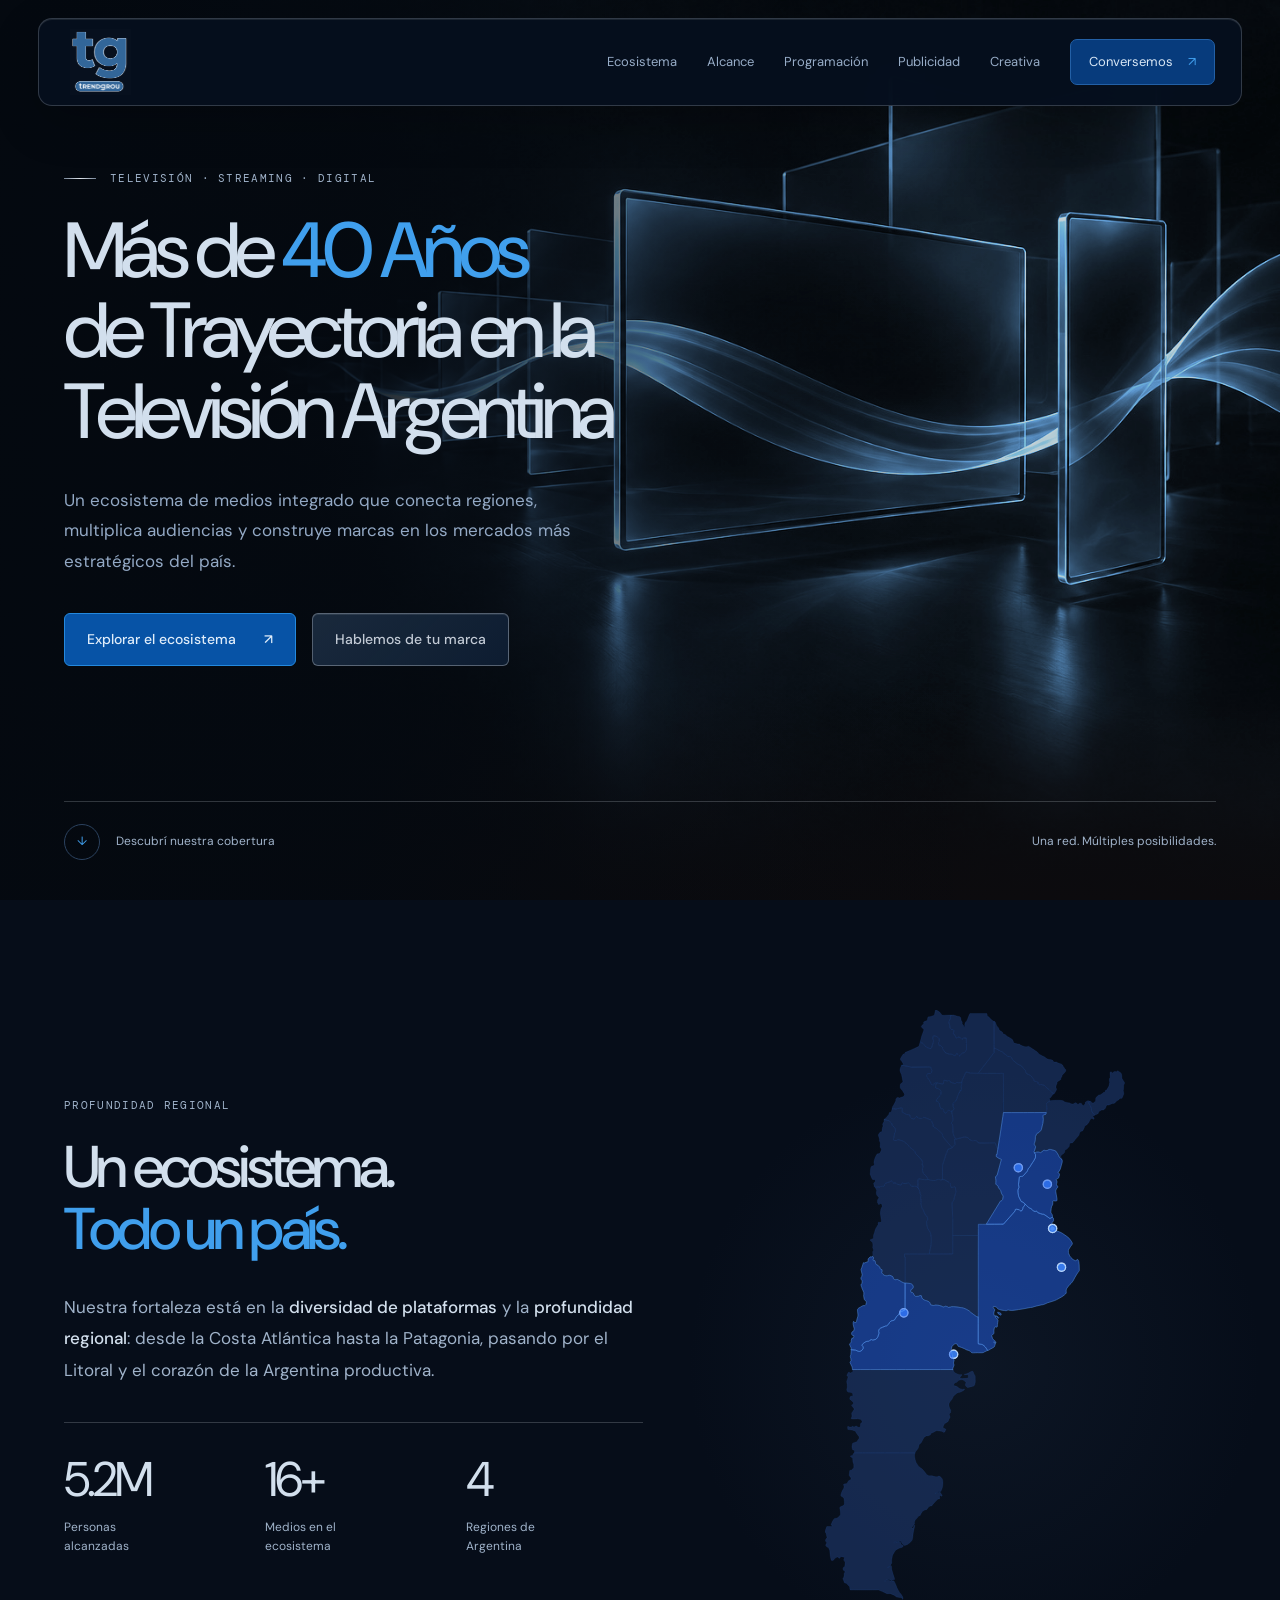
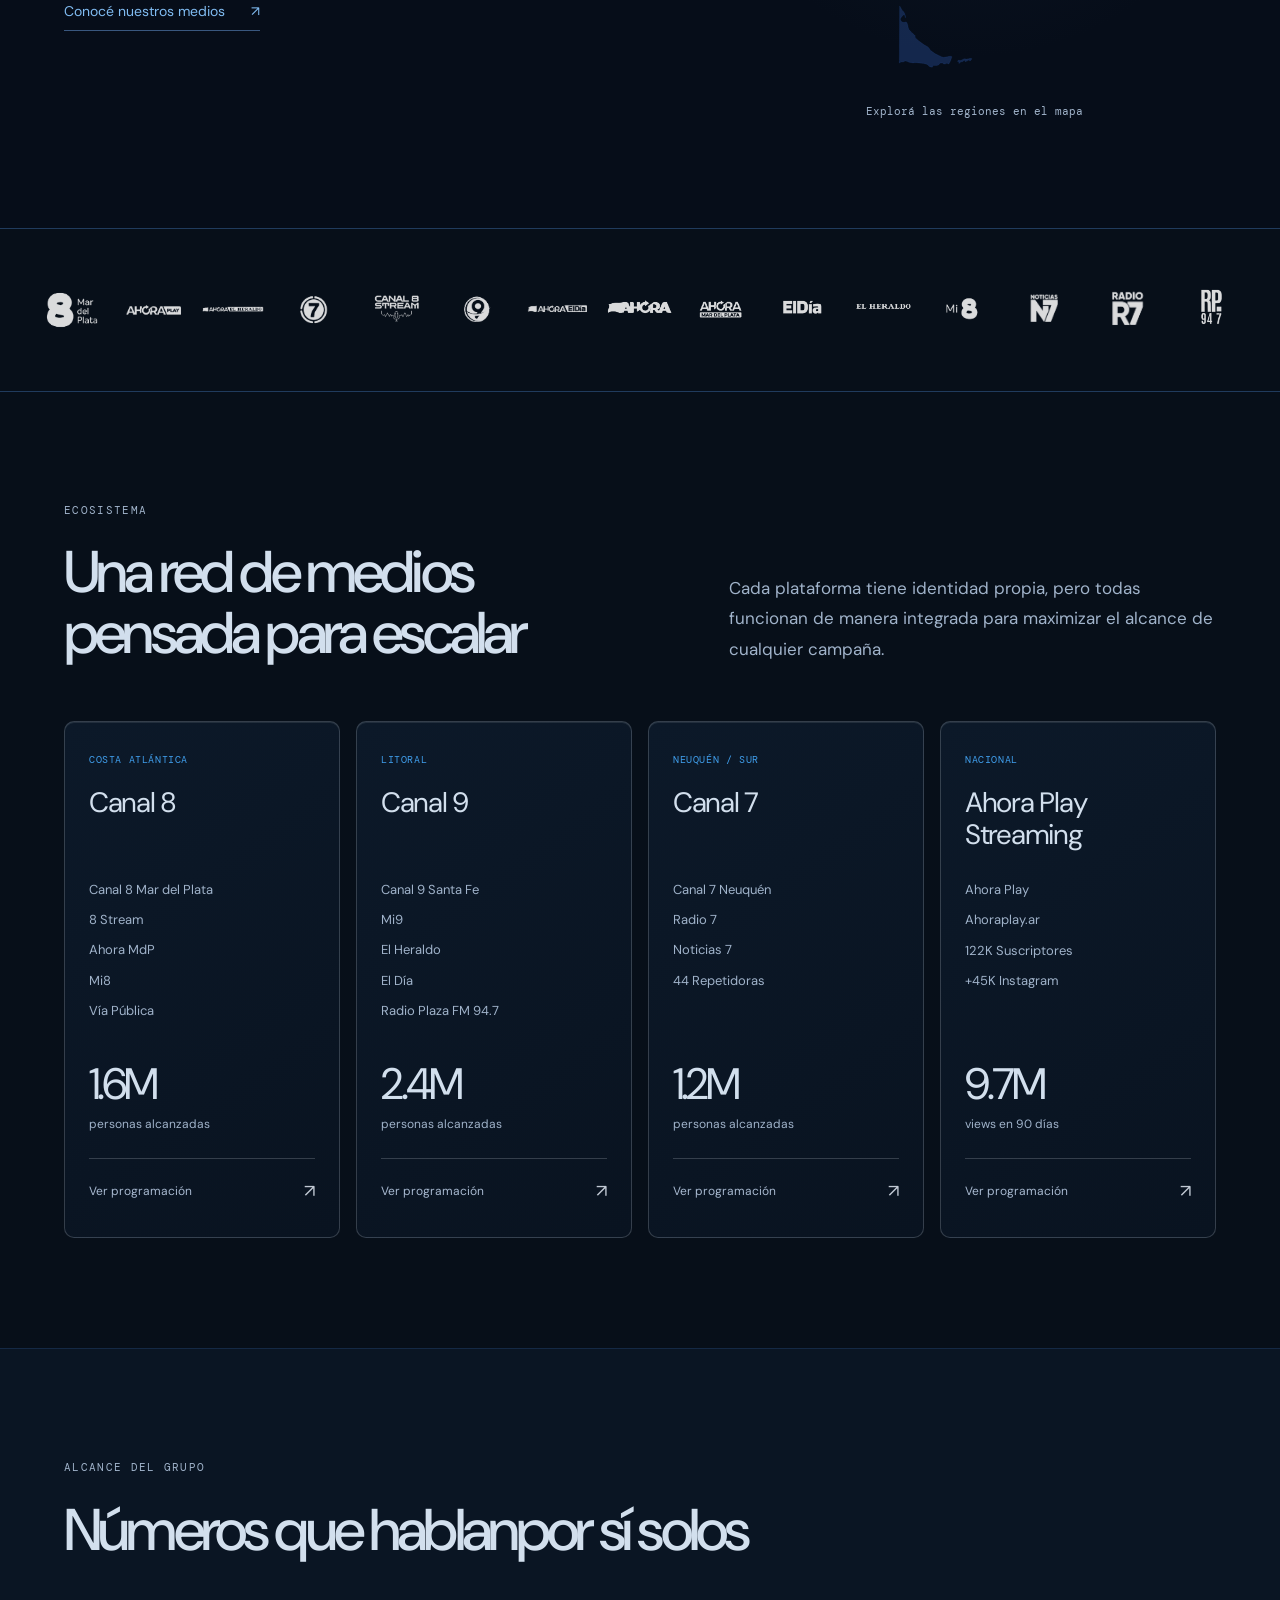
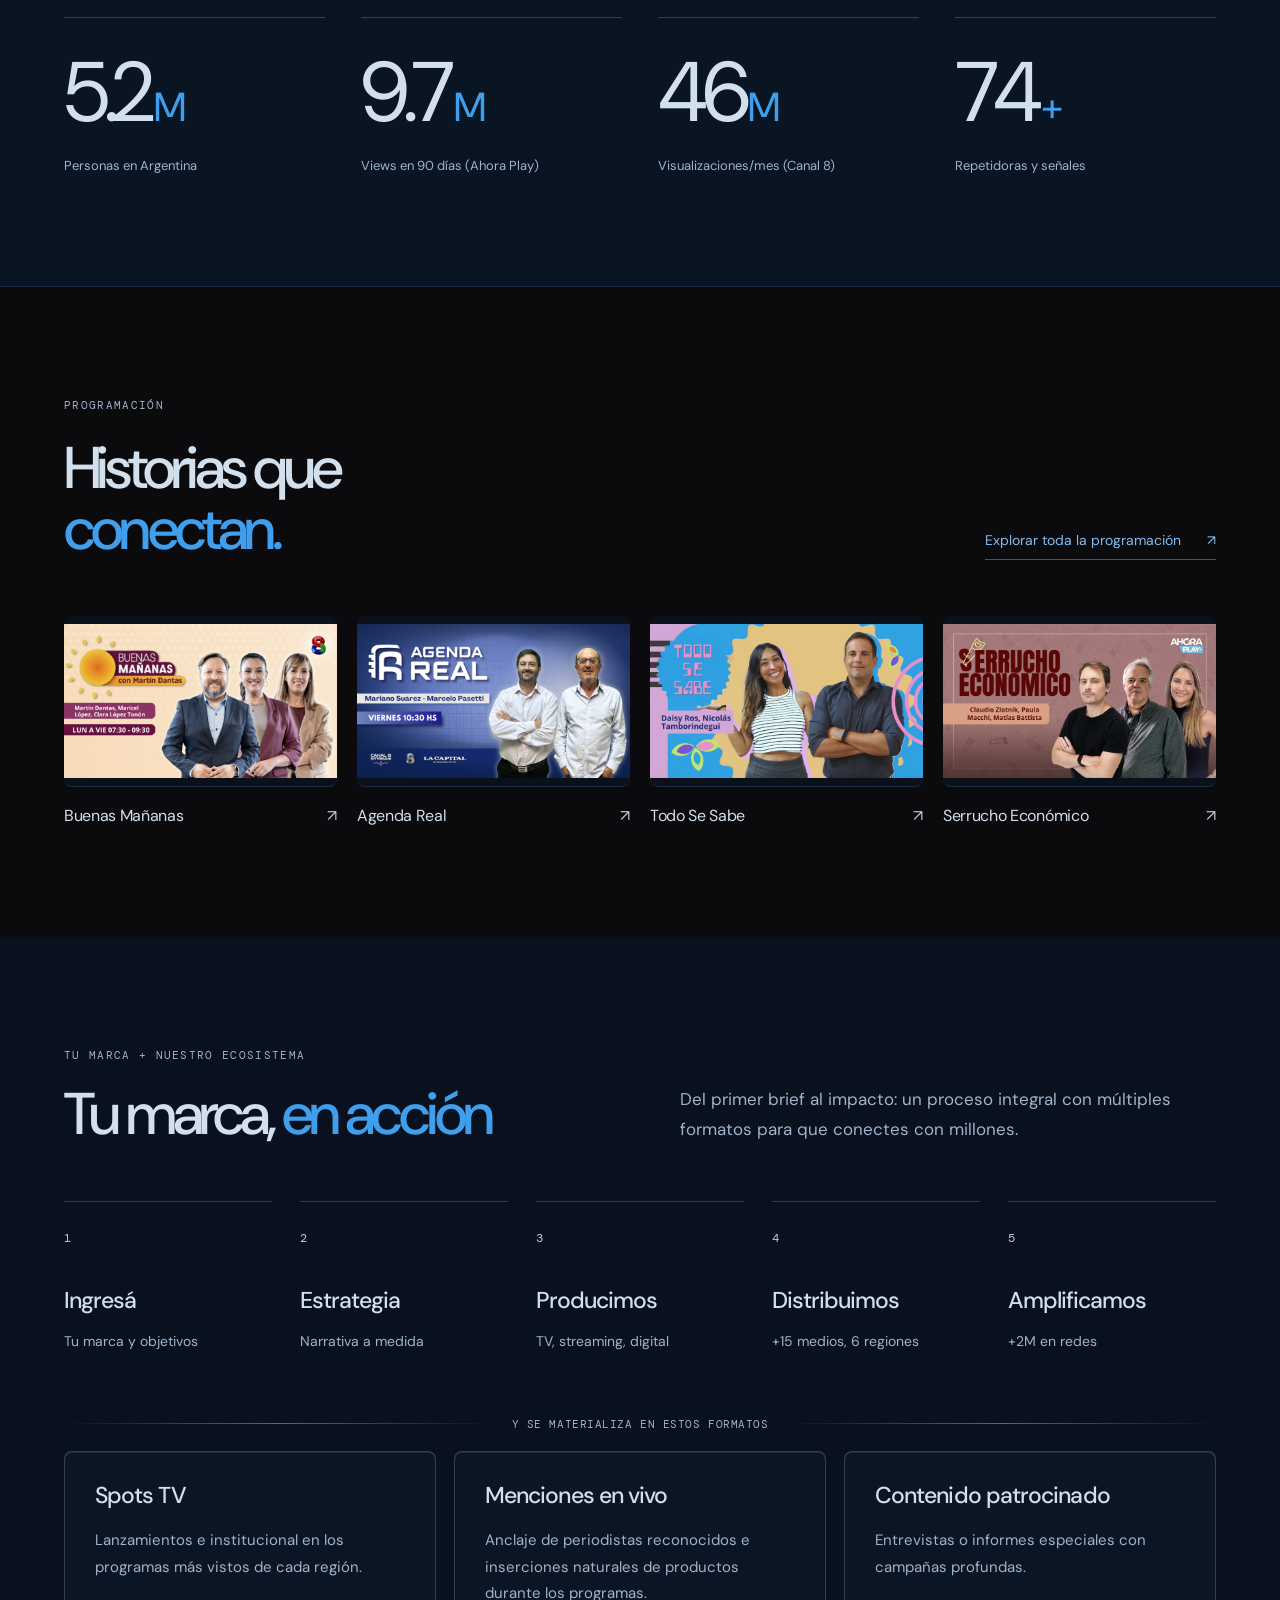
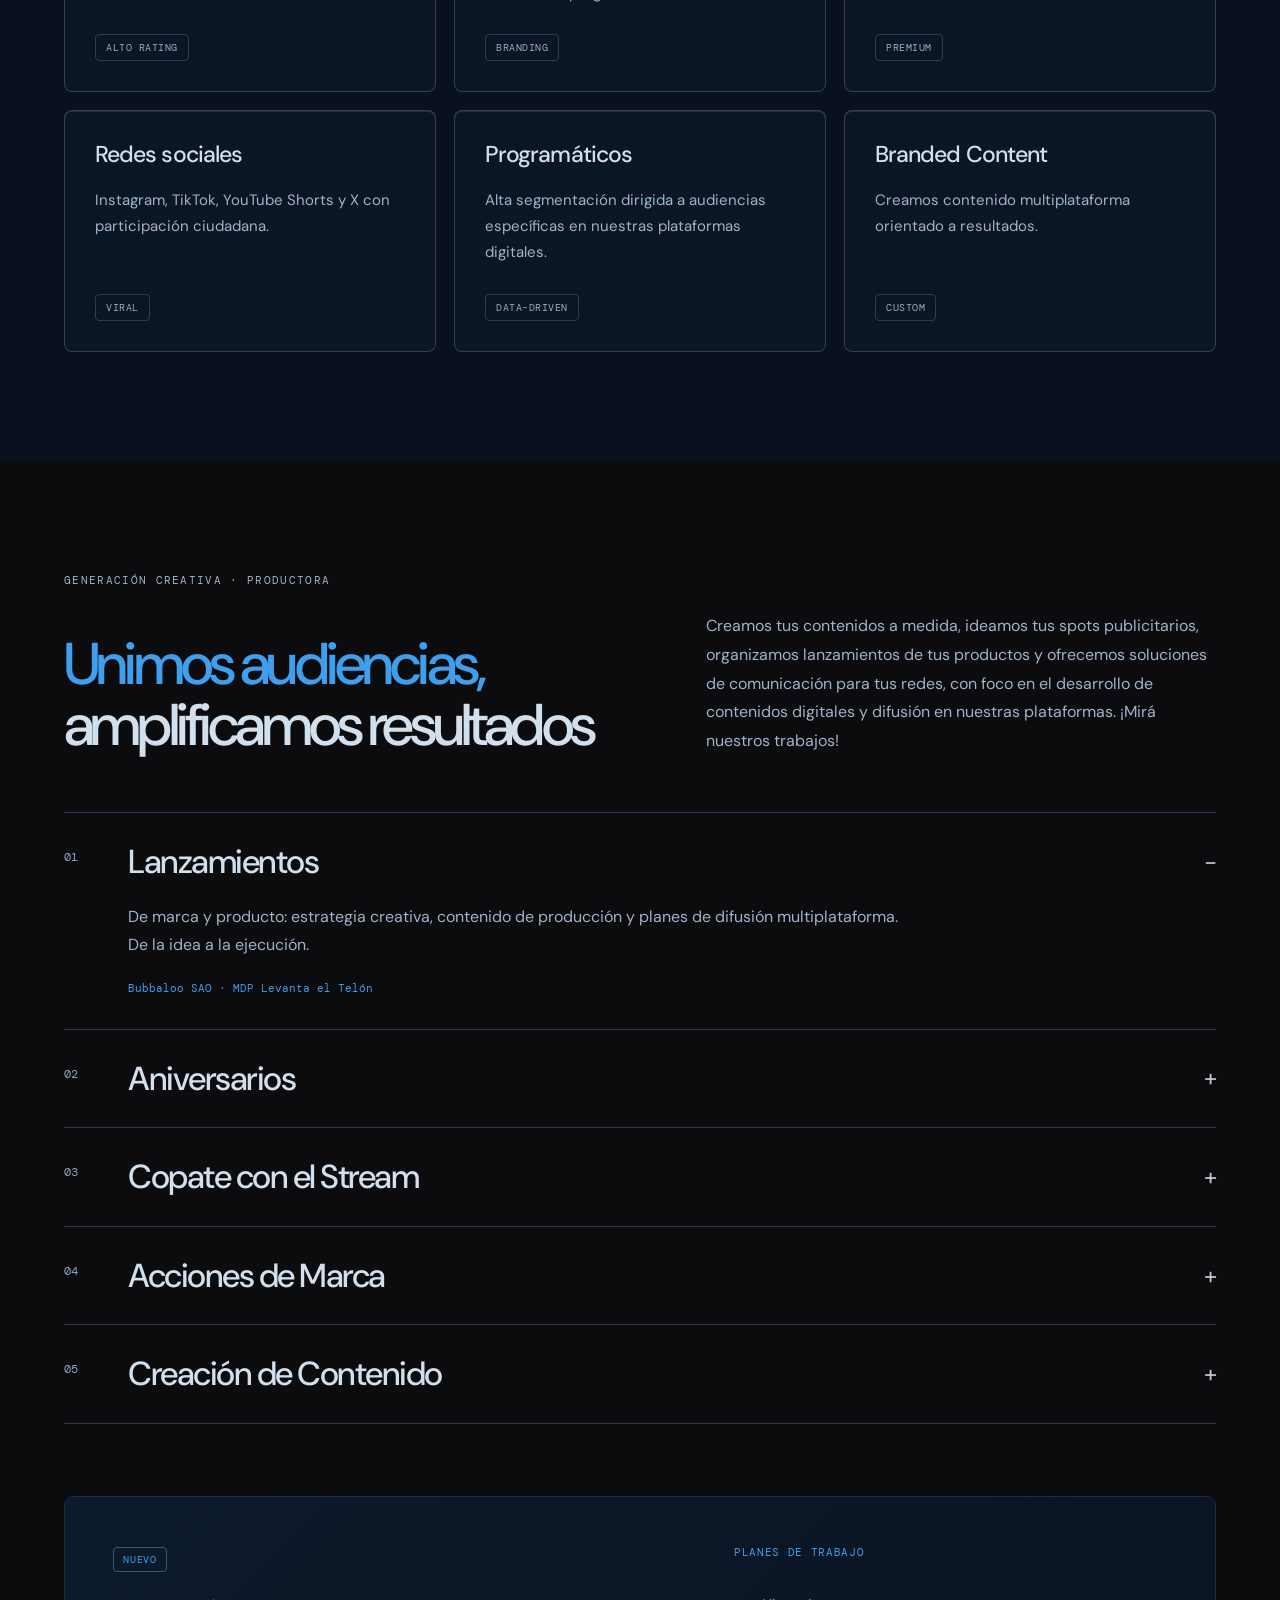
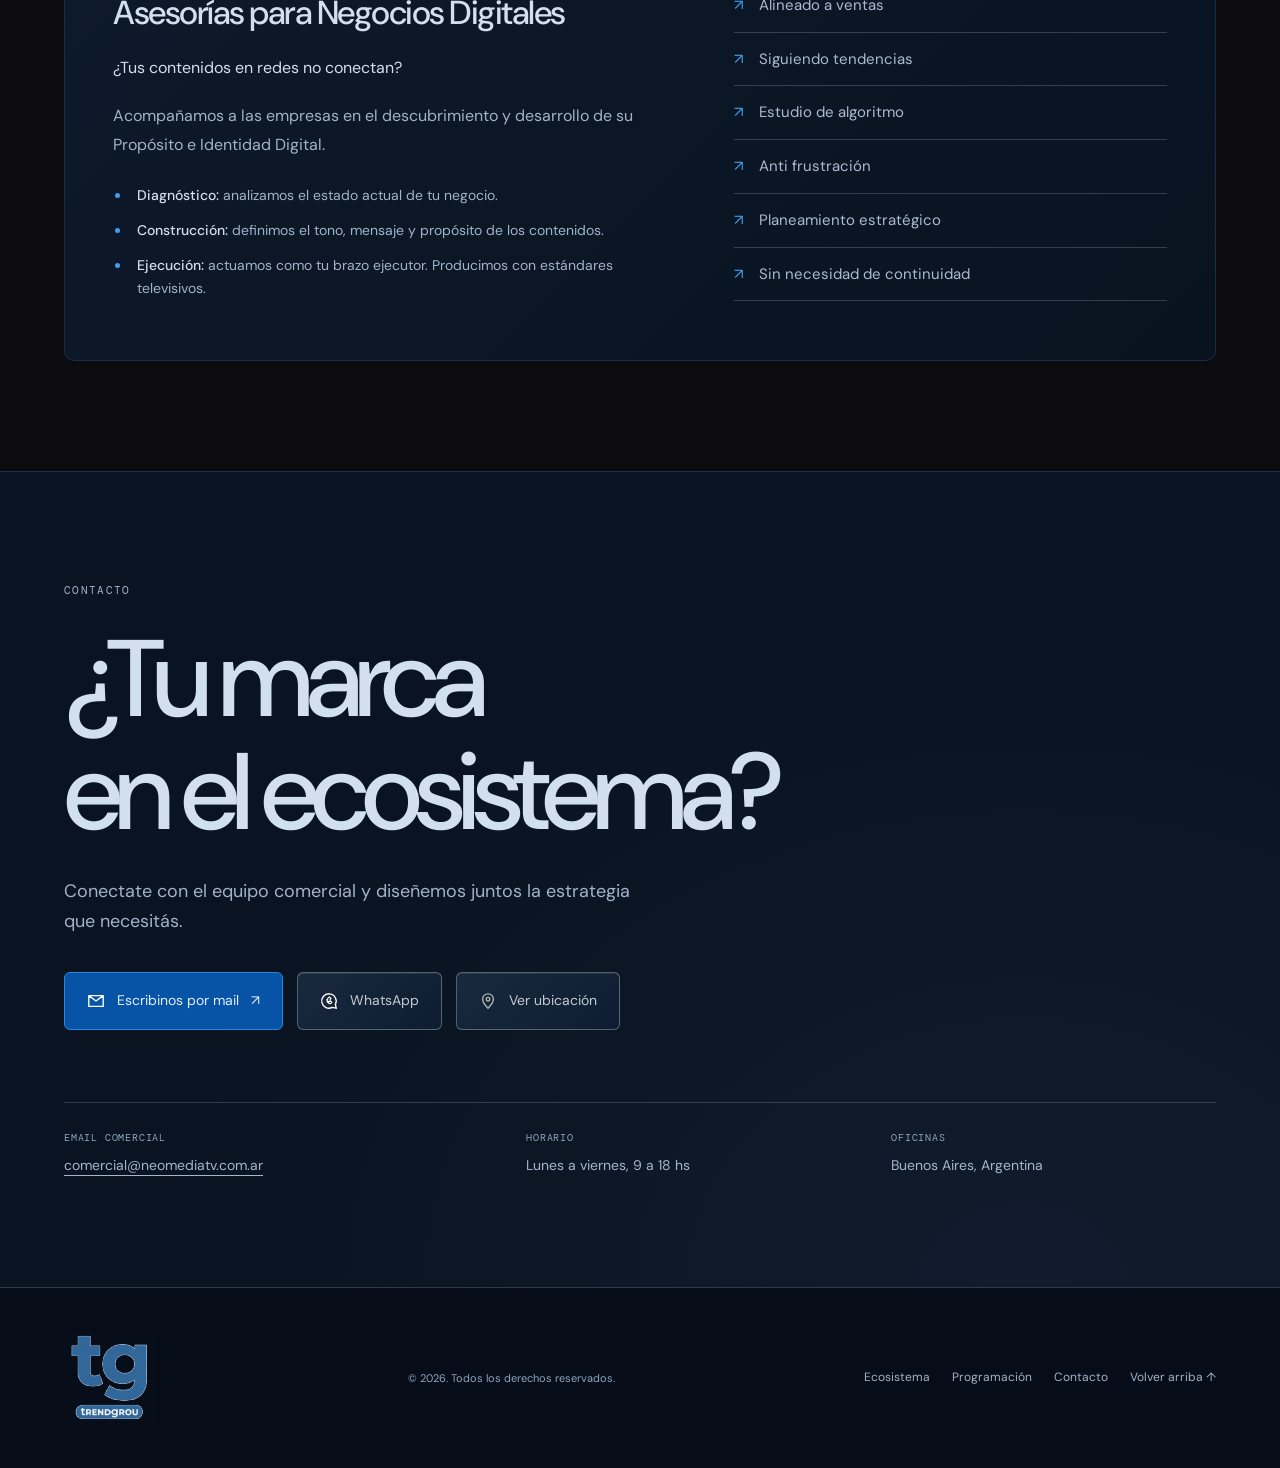
<file: index.html>
<!DOCTYPE html><html lang="es"><head><meta charset="UTF-8"><meta name="viewport" content="width=device-width,initial-scale=1"><meta name="color-scheme" content="dark"><title>Ecosistema de medios · Televisión, streaming y digital</title><link rel="icon" type="image/svg+xml" href="assets/logo-empresa-transparente.svg"><meta name="description" content="Un ecosistema de televisión, streaming y medios digitales con profundidad regional. Conocé nuestras plataformas, programación y soluciones de comunicación."><link rel="preconnect" href="https://fonts.googleapis.com"><link rel="preconnect" href="https://fonts.gstatic.com" crossorigin><link href="https://fonts.googleapis.com/css2?family=DM+Sans:wght@400;450;500;550;600;650;700&family=DM+Mono:wght@400;500&display=swap" rel="stylesheet"><link rel="stylesheet" href="assets/map.css"><link rel="stylesheet" href="assets/site.css"><link rel="preload" as="image" href="assets/hero-medios-abstractos.jpg"></head><body class="home"><a class="skip-link" href="#main">Saltar al contenido</a><div class="reading-progress" aria-hidden="true"></div><nav class="site-nav" aria-label="Navegación principal"><a class="brand" href="index.html" aria-label="Ir al inicio"><img class="brand-logo" src="assets/logo-empresa-transparente.svg" alt="Logo de la empresa" width="490" height="524" decoding="async"></a><button class="nav-toggle" type="button" aria-controls="site-navigation" aria-expanded="false">Menú <span aria-hidden="true">+</span></button><div class="nav-links" id="site-navigation"><a href="#ecosistema">Ecosistema</a><a href="#alcance">Alcance</a><a href="programacion.html">Programación</a><a href="#como-trabajamos">Publicidad</a><a href="#creativa">Creativa</a><a class="nav-cta" href="#contacto">Conversemos <span aria-hidden="true">↗</span></a></div></nav><main id="main"><section class="hero" id="hero"><div class="hero-art" aria-hidden="true"><img src="assets/hero-medios-abstractos.jpg" alt="" width="1536" height="1024" fetchpriority="high" decoding="async"></div><div class="hero-editorial"><div class="eyebrow"><span class="short-rule"></span>TELEVISIÓN · STREAMING · DIGITAL</div><h1 class="hero-title">
          Más de <span class="accent">40 Años</span><br>
          de Trayectoria en la<br>
          <span class="italic">Televisión Argentina</span>
        </h1><p class="hero-subtitle">
          Un ecosistema de medios integrado que conecta regiones, multiplica audiencias y construye marcas en los
          mercados
          más estratégicos del país.
        </p><div class="hero-actions"><a class="button button-primary" href="#ecosistema">Explorar el ecosistema <span aria-hidden="true">↗</span></a><a class="button button-quiet" href="#contacto">Hablemos de tu marca</a></div></div><div class="hero-bottom"><a href="#cobertura" class="scroll-cue"><span aria-hidden="true">↓</span>Descubrí nuestra cobertura</a><span>Una red. Múltiples posibilidades.</span></div></section><section id="cobertura" class="coverage"><div class="coverage-copy"><div class="section-label">Profundidad regional</div><h2>Un ecosistema.<br><em>Todo un país.</em></h2><div class="hero-right-text"
           >
            <p>Nuestra fortaleza está en la <strong>diversidad de plataformas</strong> y la <strong>profundidad
                regional</strong>: desde la Costa Atlántica hasta la Patagonia, pasando por el Litoral y el corazón de
              la
              Argentina productiva.</p>
          </div><div class="hero-stats">
          <div>
            <div class="hero-stat-num">5.2M</div>
            <div class="hero-stat-label">Personas alcanzadas</div>
          </div>
          <div>
            <div class="hero-stat-num">16+</div>
            <div class="hero-stat-label">Medios en el ecosistema</div>
          </div>
          <div>
            <div class="hero-stat-num">4</div>
            <div class="hero-stat-label">Regiones de Argentina</div>
          </div>
        </div><a class="text-link" href="#ecosistema">Conocé nuestros medios <span aria-hidden="true">↗</span></a></div><div class="coverage-map"><div class="map-container" style="max-width: 420px;" id="argMap">
            <div class="map-tooltip" id="mapTooltip"></div>
            <svg id="argSvg" viewBox="0 0 361.55 792.58" xmlns="http://www.w3.org/2000/svg">
              <path class="province-tgg" id="AR-B" title="Buenos Aires"
                d="M273.73,261.63l-0.55,0.24l-0.6,1.29v0.99l1.22,0.73l1.85,-0.9l0.31,-0.29l0,0l0.37,0.54l1.72,1.29l1.21,0.66l0.62,0.18l0.95,0.33l1.21,0.45l2.82,1.31l1.07,0.61l5.42,3.7l2.92,2.39l0.41,0.49l2.25,3.15l0.96,1.73l0.23,0.55l-0.13,1.03l-0.22,0.41l-0.67,1.12l-0.98,1.1l-1.39,2.2l-0.81,1.35l-0.38,0.72l-0.13,0.44l-0.08,0.66v1.69l0.05,0.53l0.15,0.72l0.2,0.54l1,2.41l1.24,1.86l0.39,0.45l1.34,1.29l0.75,0.65l0.93,0.65l2.17,1.22l0.55,-0.09l0.56,-0.35l1.85,-0.98l0.45,0.24l0.85,2.09l0.09,0.5l0.41,3.37l0.19,6.57l-0.05,0.61l-0.28,0.52l-0.46,0.65l-0.63,0.78l-1.49,2.17l-2.26,3.81l-1.45,2.71l-0.13,0.44l-0.9,1.42l-0.67,0.92l-1.17,1.52l-0.47,0.47l-1.14,1.04l-1.02,1.07l-1.48,1.86l-1.31,1.72l-0.32,0.66l-0.26,0.58l-0.17,0.66l-0.12,0.55l-0.17,1.19l0.27,0.82l-0.13,1.38l-0.34,0.64l-0.47,0.57l-0.87,0.8l-0.35,0.29l-0.53,0.42l-2.93,2.05l-5.89,3.27l-0.5,0.27l-2.03,0.88l-6.45,2.07l-1.99,0.58l-4.8,2.1l-0.59,0.16l-0.63,0.11l-1.3,0.17l-1.73,0.36l-4.12,0.97l-3.23,0.85l-2.12,0.77l-1.78,0.12l-0.39,0.05l-10.11,1.94l-4.24,0.59l-2.22,0.44l-0.65,0.08l-4.25,0.45l-1.23,0.07l-2.7,-0.17l-0.89,-0.21l-0.56,-0.05l-0.59,0.08l-0.55,0.14l-0.94,0.44l-0.63,0.1l-1.7,-0.18l-3.33,-0.45l-2.89,-0.73l-0.82,-0.26l-1.19,-0.63l-0.28,-0.67l-0.15,-0.53l-1.73,-1.11l-2.6,-0.61l-0.6,0.29l-0.18,0.41l0.24,0.9l0.27,0.5l0.76,1l0.83,0.74l-0.66,1.88l-0.39,0.97l-0.23,2.07l0.4,2.15l0.77,0.26l0.66,0.11l0.44,0.02l1.07,0.23l1.69,0.95l0.87,0.9l0,0.51l-0.58,0.56l-1.43,-0.95l-0.52,-0.53l-0.49,-0.91l-1.23,0.16l-0.28,0.52l2.32,2.22l1.41,1.75l-0.45,3.12l-0.24,1.79l-0.06,0.61l-0.13,2.18l-1.01,0.56l-1.62,-0.36l-0.85,1.1l-0.59,2.87l-0.01,2.09l0.08,0.52l-0.25,1.27l-0.31,0.72l-0.33,0.32l-0.64,0.24l-0.95,1.06l-0.25,0.59l0.84,2.71l0.38,0.97l2.26,2.35l0.54,0.02l0.35,1.03l-0.28,0.73l-0.82,-0.03l-0.51,-0.56l-0.03,1.53l0.21,0.17l1.21,-0.79l1.17,-0.4l-0.08,0.51l-0.47,0.28l-0.97,2.85l-0.75,2l-1.25,0.87l-3.7,1.98l-2.39,1.48l-0.48,0.04l-0.34,-0.03l0,0l-0.25,-0.51l-0.53,-0.97l-0.47,-0.73l-1.2,-1.72l-0.36,-0.45l-1.4,-1.34l-1.55,-1.08l-0.55,-0.31l-0.93,-0.28l-0.48,-0.07l-0.9,-0.05l-2.07,-0.35l-0.37,-0.18l-0.12,-1.31l0.03,-22.79l-0.01,-6.86l-0.02,-1.66l0,0l0.03,-0.35l0.01,-4.42l-0.06,-69.42l0.08,-21.93l0.02,-1.77l0,0l0.04,-8.52l0,-5.15l0.39,0.03l1.52,0.01l3.43,0.01l3.81,-0.01l0.42,0.01l0,0l9.86,-0.02l7.62,-0.05l3.23,-0.04l6.97,-7.79l7.22,-8.26l-0.18,-0.73l0.07,-0.47l0.26,-0.35l0.37,-0.21l0.44,-0.13l0.5,-0.04l3.17,0.59l0.39,0.22l0.5,0.42l0.28,0.31l0.41,0.35l0.36,0.12l0.42,0.02l1.14,-0.36l0.78,-1.47l0.18,-0.46l0.15,-0.82l0.04,-0.68l1.21,-1.73l1.2,-1.54l0.22,-0.8l-0.43,-0.49l0,0l0.57,0.28l0.38,0.24l0.33,0.28l1.29,1.39l0.33,0.41l0.47,0.5l0.63,0.51l0.35,0.26l1.66,1.1l1.43,0.61l0.55,0.37l0.91,0.89l0.22,0.43l0.58,0.55l0.61,0.32l2.24,1.07l0.91,-0.52l0.56,-0.14l0.41,0.19l0.53,0.66l0.28,0.45l0.27,0.33l0.48,0.29l3.23,1.27l2.44,0.66l1.24,0.05l0.53,0.27l1.05,0.63l3.8,2.6l1.42,1.21l1.06,0.14l0.54,-0.23l0.46,-0.36l0.4,-0.18l1.31,-0.22l0,0.02l0,0l0.43,0.21l0.5,0.28l0.21,0.38l0.14,2.95l-0.62,1.06l-0.4,0.6l-0.75,0.44l-0.43,0.98l0.1,1.54l0.31,2L273.73,261.63zM211.72,367.77l-0.19,-0.05l-2.85,-1.74l-0.64,-1.28l-0.04,-0.33l0.11,-0.23l0.24,0.01l2.2,0.65l0.24,0.1l0.98,0.48l0.24,0.56l0.31,1.25l-0.07,0.4l-0.28,0.16L211.72,367.77z" />
              <path id="AR-K" title="Catamarca"
                d="M152.39,121.75L152.48,121.93L153.05,124.19L153.73,127.58L154.01,129.09L154.05,129.55L154.14,131.17L154.15,132.01L154.13,132.52L154.01,133.5L153.66,134.17L153.05,134.82L152.18,135.89L152.18,136.44L152.21,136.97L152.76,137.17L153.2,137.4L153.64,137.89L153.82,138.68L154.1,142.52L154.17,145.17L154.49,148.64L154.61,149.42L154.77,150.04L155.57,152L157.18,155.08L157.48,155.49L157.58,155.61L157.58,155.61L156.46,155.87L156.06,155.98L156.77,161.92L156.51,162.29L153.14,166.04L153.14,166.04L152.04,164.57L151.03,163.4L146.19,157.72L143.17,154.1L141.8,152.15L141.8,150.76L141.64,150.19L141,149.05L140.76,148.72L135.17,143.53L134.34,142.94L133.8,142.63L133.31,142.41L132.83,142.26L132.3,142.02L131.28,141.52L130.86,141.2L130.44,140.43L130.21,138.07L128.34,133.78L128.13,133.44L127.87,133.14L127.5,132.79L126.99,132.47L120.16,129.57L119.79,129.47L118.85,129.3L118.35,129.49L118.04,129.96L117.67,130.39L117.31,130.65L116.58,130.82L116.02,130.8L112.64,130.42L112,129.63L110.2,128.45L109.67,128.47L108.83,129.58L108.2,130.69L107.71,131.25L107.14,131.43L106.68,131.39L104.89,130.94L103.99,130.54L103.55,130L103.14,129.43L102.65,128.63L102.46,127.97L102.31,126.88L100.79,126.25L98.61,125.94L97.17,125.36L94.47,123.85L93.65,123.86L93.05,123.37L93.01,120.29L93.34,119.13L93.31,118.56L93.02,118.27L92.09,118.2L89.3,118.48L87.52,118.76L86.94,119.06L85.89,119.35L85.29,119.43L83.46,119.18L82.81,119.11L82.18,119.05L80.82,118.99L80.82,118.99L80.95,118.15L81.67,116.07L82.18,115.48L84.75,110.65L85.36,108.92L85.21,108.14L85.41,107.52L85.76,106.84L86.49,105.68L86.94,105.42L87.73,105.37L88.52,105.5L89.41,106.08L93.66,104.62L94.01,104.46L94.7,104.09L95.26,103.75L95.9,101.52L95.75,101.09L93.21,97.15L91.31,94.89L90.82,94.11L90.64,93.7L90.54,93.3L90.51,92.33L90.51,91.92L90.59,90.82L90.66,90.18L90.89,89.25L91.24,88.81L91.7,88.43L92.42,87.92L93.51,86.91L93.87,86.34L92.88,81.25L92.18,78L92.04,77.51L91.09,75.49L90.3,73.11L90.25,72.63L90.29,72.02L90.37,71.62L90.74,70.08L90.97,69.46L91.34,68.64L91.43,68.56L91.79,67.14L92.11,66.59L92.31,66.42L92.31,66.42L92.56,66.5L94.23,66.83L104.61,68.83L110.91,68.77L117.07,68.7L122.97,68.62L126.97,68.54L127.49,69L128.83,72.79L128.37,75.38L128.04,75.79L127.3,76.33L126.84,76.53L125.31,76.62L123.89,76.66L122.79,77.57L122.59,77.96L122.53,78.71L122.55,79.28L122.67,79.9L122.9,80.68L123.08,81.03L123.3,81.35L123.55,81.64L125.4,84.04L126.12,85.09L126.93,86.62L127.39,87.72L127.76,88.53L128.09,89.02L129.44,90.44L129.77,90.75L130.16,90.95L130.53,90.9L130.8,90.6L131.06,89.97L131.25,89.4L131.66,88.45L131.98,87.97L132.47,87.74L134.57,87.76L134.57,87.76L134.43,88.71L133.61,90.56L133.39,91.15L133.45,94.17L133.89,94.44L134.85,94.54L135.78,94.67L136.21,94.79L136.92,95.13L139.73,97.27L139.95,97.58L140.05,98.06L139.71,101.41L139.51,101.98L139.25,102.45L138.72,103.2L138.18,103.66L137.07,104.81L136.71,105.26L134.76,107.9L133.92,109.88L134.8,110.23L135.57,110.33L136.66,111.07L137.6,111.98L138.08,114.4L138.65,116.65L140.33,119.51L140.86,119.6L141.58,119.23L142.78,119.96L142.98,120.61L143.04,121.16L143.13,121.65L143.43,122.52L143.71,123L145.21,124.62L145.65,124.11L145.93,123.48L146.31,122.95L147.4,121.96L148.04,121.5L149.26,120.72L149.63,120.85L150.21,121.4L150.76,121.81L151.11,121.98L151.53,122.07L151.95,121.98z" />
              <path id="AR-H" title="Chaco"
                d="M266.72,123.58L252.25,123.61L243.85,123.61L238.9,123.64L224.6,123.64L219.29,123.63L215.04,123.6L215.04,123.6L215.06,122.56L215.05,112.02L215.07,99.46L215.04,87.48L214.96,76.78L214.94,76.38L214.25,76.37L211.13,76.4L206.64,76.42L196.27,76.42L191.67,76.4L189.94,76.38L184.46,76.33L184.46,76.33L189.52,69.8L190.01,69.19L198.1,58.71L203.74,51.18L203.7,48.63L203.64,45.72L203.64,45.72L206.34,46.92L209.96,48.61L211.61,49.72L213.11,50.08L215.21,51.5L216.08,53L217.92,53.89L219.71,55.64L220.25,55.83L221.87,56.14L222.6,56.14L223.18,56.19L223.66,56.29L224.2,56.63L225.25,58.08L226.04,59.97L227.07,61.1L228.9,62.48L231.37,64.57L233.9,65.98L236.86,67.28L238.87,70.06L240.58,72.04L241.72,73.03L241.86,73.72L241.87,74.32L241.98,74.85L242.74,76.47L245.54,77.75L248.12,79.23L248.46,79.52L249.6,80.98L251.48,83.42L252.08,85.77L252.43,85.96L254.01,86.31L254.72,86.31L256.01,86.47L256.42,86.71L256.66,87.15L256.71,87.98L257.08,89.35L257.77,89.95L259.12,90.14L259.54,90.05L260.29,89.74L262.6,90.26L264.57,90.99L265.01,91.32L265.41,91.74L265.78,92.2L266.01,92.64L266.48,93.2L269.07,95.18L270.15,95.97L272.44,98.27L273.82,99.85L275.35,100.74L275.76,100.86L275.85,100.96L275.85,100.96L275.1,101.42L273.71,103.02L271.76,105.76L271.27,105.81L270.87,105.93L270.43,106.49L270.4,107.19L271.1,107.88L271.39,108.32L271.29,109.7L271.29,109.7L270.29,110.37L269.94,110.56L269.15,110.85L268.77,111.08L268.31,111.46L266.81,112.89L266.71,113.4L266.87,114.03L267.08,114.81L267.42,117.64L267.43,118.15L267.3,120.15L267.24,120.75L266.76,122.27z" />
              <path id="AR-U" title="Chubut"
                d="M35.09,533.72L35.21,533.66L35.82,533.14L35.38,531.23L35,530.71L34.19,530.33L33.65,530.15L33.12,529.82L32.42,526.71L32.61,524.8L33.18,522.31L33.86,521.8L34.59,521.51L35,521.42L35.37,521.35L35.79,521.38L38.31,520.22L41.36,515.79L40.81,513.89L37.75,509.91L36.83,507.96L36.22,507.35L33.35,506.38L32.16,506.21L29.85,505.99L27.45,505.47L27.18,502.55L27.29,502.03L27.8,501.71L28.31,501.84L28.77,502.1L29.13,502.27L29.54,502.45L31.54,502.69L32.04,502.5L32.37,501.95L32.8,501.75L33.83,501.97L34.21,502.13L34.57,502.3L34.93,502.44L35.38,502.37L35.75,502.23L36.71,501.72L37.38,501.45L37.87,501.45L38.23,501.54L38.75,501.9L39.6,502.55L40.08,502.79L40.62,502.97L41.24,502.97L41.74,502.83L42.68,501.53L42.78,500.77L42.65,500.05L42.57,499.41L43.33,497.6L44.15,497.46L44.57,497.01L44.8,496.16L43.84,494.04L43.23,493.5L39.51,492.75L38.07,492.8L36.89,492.99L35.43,492.99L32.67,492.94L31.78,492.75L31.32,492.04L31.51,491.53L32.33,490.93L32.39,488.09L32.28,487.45L31.95,486.75L32.66,484.78L33.25,484.15L34.9,481.58L35.06,481.12L35.02,480.57L34.12,479.33L33.08,478.15L32.14,476.74L32.15,476.02L32.53,475.8L32.89,475.66L34.04,474.89L34.27,474.32L34.06,472.71L31.4,470.19L29.83,469.02L29.93,467.37L30.55,465.83L32.37,465.23L33.03,465.39L33.37,465.15L33.49,464.68L33.38,462.14L31.64,461.07L31.05,460.92L29.91,460.8L29.4,460.78L28.67,460.79L27.7,460.37L27.24,459.98L26.52,458.75L26.18,457.93L26.24,456.7L26.37,456.22L26.6,455.67L26.77,454.87L26.81,454.21L26.72,451.89L26.65,450.91L26.34,449.63L26.14,447.72L26.21,447.19L26.38,446.66L26.64,446.16L27.85,442.29L27.63,441.82L26.69,441L26.3,440.25L27.97,436.93L28.34,436.56L28.77,436.33L29.35,436.45L29.6,436.87L29.79,437.5L30.34,437.59L32.7,436.48L33.61,435.62L33.52,434.02L33.01,433.3L33.01,433.3L39.54,433.31L42.56,433.29L54.03,433.29L54.63,433.31L66.7,433.29L78.17,433.31L86.02,433.31L96.89,433.29L105.35,433.3L126.47,433.29L139.15,433.31L153.04,433.29L154.32,433.55L154.32,433.55L155.2,435.55L155.56,436.03L156.12,436.64L156.64,437.12L157.68,437.91L160.2,438.86L162.63,439.56L163.01,439.57L163.8,439.29L164.51,439.41L165.15,439.77L164.87,440.22L164.38,440.65L163.89,441.17L163.57,441.69L162.68,443.23L162.78,443.89L165.38,444.17L171.11,443.94L171.51,443.82L172.43,442.97L172.71,442.51L172.75,440.87L172.42,440.09L172.05,439.8L171.56,439.63L170.99,439.56L169.53,439.61L169.06,439.67L168.26,439.68L167.62,439.3L168.2,438.9L170.64,438.42L173.32,437.33L175.41,436.02L175.88,435.8L176.31,435.7L177.67,435.49L178.08,435.49L178.41,435.74L179.06,437.31L179.27,437.96L179.5,438.59L179.87,439.24L180.51,439.95L180.74,440.4L180.91,440.83L181.05,441.39L181.18,448.31L180.29,451.99L179.28,453.25L178.69,453.48L178.07,453.57L176.49,453.92L172.41,454.97L171.78,455.04L171.08,454.65L169.07,452.25L169.02,451.62L169.49,450.19L169.96,449.06L167.83,446.74L167.49,446.49L166.35,445.88L165.34,445.67L164.61,445.68L164.1,445.7L162.36,445.97L160.26,446.95L159.89,447.46L159.47,448.06L158.7,448.65L158.35,448.81L157.7,448.86L156.74,449.12L156.29,449.45L155.11,451.48L155.28,452.32L155.64,452.72L156.53,452.91L158.97,453.88L160.34,454.68L161.28,455.52L161.67,455.81L162.2,456.11L162.81,456.33L166.06,457.23L166.5,457.18L167.73,456.6L168.19,457.57L166.96,458.55L166.46,458.91L162.85,460.67L160.81,461.08L159.63,461.47L159.07,461.77L158.5,462.15L156.72,463.62L154.84,465.49L154.67,465.93L153.05,469.16L150.83,471.98L150.31,472.82L149.53,474.21L149.36,475.58L149.39,476.16L149.72,478.34L150.05,478.96L150.31,479.58L150.54,480.41L150.77,481.91L151.27,481.7L151.64,481.62L151.31,485.46L150.82,485.68L150.13,485.97L149.79,487.37L149.86,487.88L150.58,489.85L150.93,490.54L149.6,492.87L149.31,493.44L148.43,495.82L144.64,498.22L144.14,498.69L143.87,499.03L142.97,500.65L142.42,502.27L142.39,503.03L142.54,503.63L143.34,504.2L144.08,504.28L145.72,505.23L144.38,508.5L142.98,509.06L142.32,508.61L141.87,508.26L140.19,507.63L135.31,506.99L134.03,507.07L130.93,508.79L127.96,510.13L127.69,510.83L127.07,512L124.92,513.05L122.32,513.32L121.88,513.41L120.19,514.48L119.4,515.19L118.54,516.62L117.39,518.79L115.93,521.48L115.65,521.83L114.68,522.63L113.82,523.29L113.45,523.89L113.26,524.49L112.32,528.43L111.67,529.03L109.5,531.88L108.64,533.74L108.64,533.74L107.75,533.72L90.85,533.74L90.25,533.72L72.75,533.72L72.14,533.74L48.58,533.72L44.97,533.74L37.13,533.74z" />
              <path class="province-tgg" id="AR-C" title="Ciudad de Buenos Aires"
                d="M275.97,263.69L275.66,263.97L273.81,264.88L272.59,264.15L272.59,263.16L273.18,261.87L273.73,261.63L273.73,261.63L273.85,261.81L274.5,262.35L275,262.44L275.55,262.66z" />
              <!-- Marcador CABA -->
              <!-- Marcadores TGG -->
              <!-- CABA -->
              <circle class="tgg-marker" data-id="AR-C" cx="274.3" cy="263.3" r="5" />
              <circle class="tgg-marker-pulse" cx="274.3" cy="263.3" r="5" />
              <!-- Buenos Aires / Mar del Plata -->
              <circle class="tgg-marker" data-id="AR-B" cx="285" cy="310" r="5" />
              <circle class="tgg-marker-pulse" cx="285" cy="310" r="5" />
              <!-- Santa Fe -->
              <circle class="tgg-marker" data-id="AR-S" cx="233" cy="190" r="5" />
              <circle class="tgg-marker-pulse" cx="233" cy="190" r="5" />
              <!-- Entre Ríos -->
              <circle class="tgg-marker" data-id="AR-E" cx="268" cy="210" r="5" />
              <circle class="tgg-marker-pulse" cx="268" cy="210" r="5" />
              <!-- Neuquén -->
              <circle class="tgg-marker" data-id="AR-Q" cx="95" cy="365" r="5" />
              <circle class="tgg-marker-pulse" cx="95" cy="365" r="5" />
              <!-- Río Negro -->
              <circle class="tgg-marker" data-id="AR-R" cx="155" cy="415" r="5" />
              <circle class="tgg-marker-pulse" cx="155" cy="415" r="5" />
              <path id="AR-X" title="Córdoba"
                d="M153.88,271.78L153.9,267.76L153.92,251.77L153.91,249.88L153.88,249.04L153.5,242.17L153.09,232.6L153.35,231.98L153.82,231.15L154.66,229.88L155.34,228.24L156.02,225.35L157.07,221.46L157.59,220.13L157.74,218.7L157.01,213.56L156.48,213.07L155.88,213.17L155.46,213.29L155.07,213.47L154.43,213.64L152.44,213.9L151.91,213.8L151.13,210.78L151.09,210.01L150.94,209.32L149.84,208.1L143.93,204.55L143.26,204.43L141.69,204.43L141.69,204.43L141.67,204.35L141.64,200.65L141.56,189.95L141.55,187.02L143.1,182.53L143.47,181.5L145.98,173.14L146.59,172.36L148.17,167.72L149.37,167.37L149.75,167.28L152.8,166.4L153.14,166.04L153.14,166.04L156.51,162.29L156.77,161.92L156.06,155.98L156.46,155.87L157.58,155.61L157.58,155.61L157.95,155.53L168.66,152.78L172.77,154.05L172.75,154.71L173.44,155.68L176.89,157.49L177.6,157.61L178.11,157.62L178.61,157.61L179.18,157.54L179.65,157.41L180.19,157.28L180.81,157.28L182.58,157.67L183.4,158.07L184.25,158.97L184.6,160.04L187.17,160.23L188.15,160.25L198.34,160.12L205.11,160L206.94,164.8L208.21,168.06L208.21,168.06L207.25,174.21L206.48,174.26L206.36,176.57L209.67,178.9L212.56,180.02L210.72,186.91L207.4,199.27L205.36,200.99L205.72,203.48L205.94,205.13L205.88,207.82L205.8,208.47L205.85,209.76L207.22,211.37L207.87,211.66L208.18,211.88L208.55,212.31L208.82,213.02L208.95,213.93L209.19,214.63L209.6,215.17L210.02,215.5L210.53,215.84L210.98,216.23L211.38,216.77L211.69,217.53L212.11,219.11L212.82,221.3L214.48,223.93L214.64,224.68L214.15,227.87L214.03,228.4L213.7,229L213.27,229.48L212.42,230.01L211.7,230.02L210.96,231.07L203.99,242.49L196.51,254.65L194.55,257.78L194.32,258.19L194.32,258.19L193.91,258.17L190.09,258.18L186.67,258.17L185.15,258.16L184.76,258.12L184.76,263.27L184.72,271.78L184.72,271.78L184.32,271.77L162.44,271.73L155.91,271.71L155.04,271.72z" />
              <path id="AR-W" title="Corrientes"
                d="M252.34,171.84L251.99,170.47L252.69,168.88L253.81,165.24L253.74,164.46L253.42,163.89L252.93,163.26L252.43,162.68L252.17,161.8L252.21,161.07L252.32,160.57L252.66,159.74L253.08,158.32L253.34,157.19L253.48,155.88L253.56,154.14L253.53,152.8L253.7,152.28L255.27,148.95L255.63,148.67L256.93,148.25L257.43,147.95L260.52,144.74L260.75,144.08L262.37,137.26L262.6,136.52L263.07,132.28L263.07,131.39L262.81,128.92L262.77,128.04L262.87,127.25L263.07,126.87L263.44,126.46L264.15,126.11L264.79,126.2L265.17,126.2L265.62,126.02L266.1,125.59L266.48,124.73L266.64,124.29L266.71,123.89L266.72,123.58L266.72,123.58L266.76,122.27L267.24,120.75L267.3,120.15L267.43,118.15L267.42,117.64L267.08,114.81L266.87,114.03L266.71,113.4L266.81,112.89L268.31,111.46L268.77,111.08L269.15,110.85L269.94,110.56L270.29,110.37L271.29,109.7L271.29,109.7L272.08,109.38L272.66,109.22L273.08,109.12L273.55,109.07L276.99,108.82L279.41,108.72L282.04,108.75L283.4,108.86L286.02,109.2L287.14,109.5L287.61,109.75L287.99,110.06L288.67,110.58L289.18,110.81L292.87,111.74L294.11,111.91L294.49,111.9L294.98,112.01L295.48,112.24L296.06,112.59L296.6,112.84L297.38,113.09L298.15,113.21L298.95,113.25L299.55,112.94L300.38,112.41L300.99,112.07L301.87,111.77L302.52,111.78L302.85,111.95L303.33,112.38L304.11,113.2L304.58,113.45L305.22,113.52L305.68,113.08L305.85,112.89L306.28,112.63L306.79,112.48L307.47,112.36L308,112.37L308.51,112.45L309.04,112.64L309.34,112.91L309.52,113.46L310.2,114.37L310.89,114.93L311.26,115.13L311.85,115.13L312.21,114.84L313.49,112.77L313.6,112.37L313.55,111.89L313.61,111.17L315.86,109.58L316.68,109.45L317.3,109.41L317.82,109.46L319.1,110L319.1,110L318.52,110.42L318.27,111.03L318.14,111.48L318.12,112.2L318.3,113.02L318.99,114.37L319.36,114.98L319.72,115.45L320.85,117.99L320.99,118.39L321.18,119.13L321.31,120.59L321.36,121.59L321.48,122L322.97,124.65L323.49,125.25L325.24,126.47L325.24,126.47L325.1,126.83L324.29,127.59L323.73,127.85L323.03,128.03L322.63,128.41L322.68,128.83L323.58,129.33L324.25,129.77L324.49,130.45L323.95,131.93L323.53,131.52L323.31,131.02L321.49,130.81L320.83,130.88L320.41,131.15L318.85,133.58L318.27,135.07L317.27,136.41L315.39,138.51L313.48,139.5L313.12,139.93L313,140.64L310.99,145.05L310.73,145.53L309.14,146.01L308.11,146.67L307.74,147L307.15,147.69L306.8,148.23L306.61,148.86L306.6,149.53L305.86,151.18L303.74,153.74L301.93,155.64L299.54,158.69L298.97,159.35L298.47,159.86L297.73,160.16L296.83,160.18L296.23,160.24L295.69,160.46L295.28,160.76L294.97,161.18L294.58,162.21L294.58,162.95L294.46,164.35L294.11,164.8L291.54,167.55L290.69,168.2L290.32,168.4L289.8,168.57L289.34,168.65L288.95,169.76L289.03,170.61L288.92,171.03L288.24,172.2L286.84,173.51L285.92,174.15L284.62,175.22L284.37,175.55L284.24,175.97L284.24,177.29L284.57,177.78L285.03,178.22L285.61,179.71L285.75,180.43L285.75,180.43L285.43,180.27L284.65,179.66L284.28,179.3L283.55,178.57L282.64,177.6L282.38,177.29L282.04,176.65L281.62,175.8L281.41,175.28L280.1,172.88L278.08,170.01L277.72,169.7L276.96,169.41L271.86,168.05L271.21,167.95L270.59,168.01L269.84,168.2L268.74,168.79L268.09,169.16L266.46,169.55L265.52,169.44L264.56,169.1L263.64,169.09L261.82,170.31L261.41,170.97L259.79,171.91L259.03,171.77L258.61,171.58L258.16,171.34L257.36,171.2L256.94,171.17L254.86,171.3L253.79,171.76L253.27,171.84z" />
              <path class="province-tgg" id="AR-E" title="Entre Ríos"
                d="M240.68,233.76L240.55,233.54L239.72,232.39L239.21,232.06L237.74,231.29L236.66,230.86L236.32,230.6L233.55,225.07L233.37,224.55L233.23,223.86L232.59,219.87L232.53,217.3L232.91,215.75L233.72,213.74L233.18,210.23L234.25,201.31L234.64,200.89L235.33,200.68L236.43,200.56L237.05,200.52L238.17,200.35L238.88,199.82L239.73,198.92L243.39,194.68L244.06,193.6L244.32,192.96L244.54,192.25L244.87,191.43L245.39,190.59L246.24,189.98L247.21,188.61L248.19,186.88L249.88,184.24L250.52,183.4L250.76,183.05L251.71,181.45L253.52,178.16L253.69,177.08L253.67,174.55L253.57,173.82L253.21,173.36L252.42,172.09L252.34,171.84L252.34,171.84L253.27,171.84L253.79,171.76L254.86,171.3L256.94,171.17L257.36,171.2L258.16,171.34L258.61,171.58L259.03,171.77L259.79,171.91L261.41,170.97L261.82,170.31L263.64,169.09L264.56,169.1L265.52,169.44L266.46,169.55L268.09,169.16L268.74,168.79L269.84,168.2L270.59,168.01L271.21,167.95L271.86,168.05L276.96,169.41L277.72,169.7L278.08,170.01L280.1,172.88L281.41,175.28L281.62,175.8L282.04,176.65L282.38,177.29L282.64,177.6L283.55,178.57L284.28,179.3L284.65,179.66L285.43,180.27L285.75,180.43L285.75,180.43L285.81,180.79L285.9,181.64L285.92,183.27L284.89,187.1L283.68,191.42L282.16,194.52L281.54,194.85L281.01,195.2L280.81,195.75L281.06,196.14L281.6,196.41L282.01,196.76L282.43,197.28L282.64,197.97L282.58,198.79L281.51,202.38L281.09,202.88L280.47,203.19L279.72,203.34L279.3,203.49L278.9,203.89L278.62,204.62L279.34,205.82L279.6,206.71L279.5,208.27L279.32,209.01L279.01,209.54L278.94,210.2L279.29,211.04L279.71,211.58L280.4,212.28L280.48,213.13L280.4,213.79L279.79,214.4L279.52,214.73L279.04,215.47L278.63,216.45L278.62,216.41L278.39,216.75L278.24,217.23L278.17,217.98L278.18,219.04L278.64,221.92L279.52,227.03L279.59,229.21L279.44,229.67L279.18,229.98L278.83,230.19L278.23,230.28L277.82,230.24L277.43,230.15L275.59,229.98L274.94,229.98L274.53,230.33L274.51,233.87L273.99,235.46L273.69,235.84L273.05,237.05L272.72,238.69L272.61,239.38L272.29,242.49L272.28,243.04L272.33,244.13L272.6,244.89L273.39,246.11L273.79,246.56L274.26,249.44L274.12,250.08L274.12,250.08L274.12,250.07L272.81,250.29L272.41,250.47L271.95,250.83L271.41,251.06L270.35,250.92L268.93,249.71L265.14,247.11L264.08,246.48L263.56,246.21L262.31,246.15L259.87,245.49L256.64,244.23L256.16,243.93L255.9,243.61L255.62,243.15L255.09,242.5L254.68,242.31L254.13,242.45L253.22,242.98L250.98,241.91L250.37,241.59L249.79,241.04L249.57,240.61L248.66,239.72L248.11,239.34L246.69,238.73L245.02,237.63L244.68,237.37L244.05,236.86L243.58,236.36L243.25,235.95L241.96,234.56L241.63,234.28L241.26,234.04z" />
              <path id="AR-P" title="Formosa"
                d="M203.64,45.72L203.64,41.74L203.68,27.6L203.67,20.05L203.62,13.69L203.61,13.41L203.61,13.41L204.07,13.62L204.62,13.91L205.25,14.48L205.44,14.82L205.49,15.36L206.99,18.99L207.94,20.16L209.03,21.34L209.32,21.78L209.71,22.78L209.66,23.27L209.96,23.86L211.26,25.09L211.8,25.21L212.41,25.51L214.18,27.11L214.39,27.44L214.42,28.34L215.74,29.36L216.44,29.31L217.14,29.57L219.74,31.95L221.31,32.69L222.56,33.34L224.6,34.63L225.89,35.68L227.27,38.55L227.46,39.18L227.71,39.67L228.15,39.88L230.16,40.43L232.23,40.88L232.75,40.88L234.9,41.31L235.29,41.8L235.56,42.33L237.75,43.17L240.95,44.15L243.07,44.22L243.49,44.14L243.92,44.03L244.43,43.87L244.81,43.72L245.33,43.58L246.33,44.24L251.99,48L254.46,49.63L255.6,50.4L257.19,51.99L257.66,52.71L257.99,53.05L258.88,53.57L262.28,55.42L263.07,55.62L264.31,56.34L265.24,56.95L266.28,57.83L267.61,58.85L270.11,59.66L271.29,59.78L271.81,59.74L272.59,59.88L274.1,60.4L275.86,62.55L277.14,62.76L278.95,62.7L279.9,63.35L281.16,63.87L283.41,64.73L283.91,64.74L284.43,64.88L284.81,65.13L286.57,66.6L287,67.83L287.56,68.59L288.17,69.04L288.24,69.28L288.91,70.88L289.7,71.46L290.28,71.95L290.32,72.52L289.91,74.13L286.79,77.84L285.99,78.48L285.67,78.6L285.76,79.8L284.89,81.23L284.04,82.25L284.22,82.62L284.78,83.11L282.19,85.24L281.37,85.54L279.62,87.3L279.86,88.31L279.31,89.18L278.44,91.59L278.31,94.02L278.93,94.62L279.19,95.2L278.95,96.34L276.51,100.71L275.85,100.96L275.85,100.96L275.76,100.86L275.35,100.74L273.82,99.85L272.44,98.27L270.15,95.97L269.07,95.18L266.48,93.2L266.01,92.64L265.78,92.2L265.41,91.74L265.01,91.32L264.57,90.99L262.6,90.26L260.29,89.74L259.54,90.05L259.12,90.14L257.77,89.95L257.08,89.35L256.71,87.98L256.66,87.15L256.42,86.71L256.01,86.47L254.72,86.31L254.01,86.31L252.43,85.96L252.08,85.77L251.48,83.42L249.6,80.98L248.46,79.52L248.12,79.23L245.54,77.75L242.74,76.47L241.98,74.85L241.87,74.32L241.86,73.72L241.72,73.03L240.58,72.04L238.87,70.06L236.86,67.28L233.9,65.98L231.37,64.57L228.9,62.48L227.07,61.1L226.04,59.97L225.25,58.08L224.2,56.63L223.66,56.29L223.18,56.19L222.6,56.14L221.87,56.14L220.25,55.83L219.71,55.64L217.92,53.89L216.08,53L215.21,51.5L213.11,50.08L211.61,49.72L209.96,48.61L206.34,46.92z" />
              <path id="AR-Y" title="Jujuy"
                d="M152.01,6.1L151.41,7.57L151.17,8.61L151.12,9.52L151.14,10.4L149.91,13.1L149.67,13.53L149.44,13.85L149.31,14.27L149.4,15.23L150.25,18.44L150.56,20.6L151.18,22.53L151.69,23.17L152.05,23.42L152.52,23.52L153.02,23.51L153.79,23.51L154.17,23.55L154.64,23.65L155.05,24.06L155.3,24.67L155.32,25.22L155.26,25.87L155.17,26.62L154.97,27.26L154.65,28.45L154.84,29.03L155.4,29.31L155.91,29.43L156.22,29.66L156.56,30.24L157.5,32.27L157.6,33.15L158.88,33.69L159.43,33.44L159.72,33.12L160,32.86L161.38,32.55L163.51,33.66L164.17,34.26L164.98,35.32L166.31,34.52L166.84,33.63L170.28,33.7L170.37,37.75L170.41,40.11L170.4,40.69L170.52,44.43L170.58,45.58L170.7,46.9L170.6,47.54L170.32,48.28L169.75,49.27L168.82,50.59L168.57,50.9L168.09,51.41L167.65,51.65L167.15,51.65L166.13,51.79L164.09,53.13L163.76,53.41L163.37,53.85L162.98,54.46L162.35,55.55L162.19,55.49L161.29,54.67L160.76,54.11L160.29,53.62L158.72,52.33L158.35,52.66L158.05,53.14L157.8,53.77L157.61,54.33L157.35,54.94L157.06,55.2L156.49,55.17L154.75,54.49L154.19,54.12L153.25,53.39L150.3,53.29L149.69,53.13L145.83,52.01L144.86,51.4L141.93,47.18L141.75,46.78L141.7,46.35L141.76,45.85L141.82,45.23L141.55,44.72L139.42,43.12L138.87,42.98L138.53,43.25L138.16,43.33L137.35,42.37L136.86,40.68L136.93,38.97L137.19,38.36L137.6,37.9L137.62,34.61L137.44,34.16L136.81,33.54L135.37,32.61L134.26,31.99L132.68,31.42L131.27,30.98L130.62,31.21L130.37,31.88L130.02,33.36L129.97,33.88L129.99,34.47L130.41,35.68L130.64,36.67L130.67,37.29L130.66,38.16L130.49,38.97L128.34,45.86L127.89,46.54L125.75,46.25L124.89,46.04L124.39,45.83L122.1,44.78L121.76,44.6L120.45,43.16L119.19,41.61L117.94,40.23L117.45,39.93L116.74,39.85L115.29,38.79L114.86,38.39L114.68,38.14L114.68,38.14L116.49,31.43L116.71,30.77L117.53,28.48L118.36,26.18L119.21,23.81L117.33,21.81L115.9,20.27L116.97,18.27L119,16.61L118.82,14.45L120.56,13.56L121.94,13.07L123.31,12.56L123.37,11.55L123.99,8.68L124.86,8.07L126.17,7.99L127.2,7.73L128.36,7.39L130.05,6.87L131.08,6.53L131.78,5.75L132.06,4.94L132.23,3.83L133.06,0.32L133.3,0L133.81,0.15L135.93,1L138.68,2.97L139.74,4.37L140.73,5.65L141.87,6.4L143.54,6.38L144.6,6.2z" />
              <path id="AR-L" title="La Pampa"
                d="M184.64,369.68L183.6,369.75L183.14,369.68L182.5,369.41L178.88,366.8L175.72,364.44L173.82,362.63L170.65,360.81L169.76,360.34L168.93,359.98L167.16,359.32L166.52,359.12L165.29,358.78L164.6,358.75L163.66,358.7L159.02,357.84L154.77,357.52L152.45,357.57L152.08,357.64L151.46,357.92L150.88,358.08L148.68,358.38L148.33,358.14L147.79,357.71L146.5,357.25L145.31,357.02L144.81,357.05L143.8,357.62L143.27,357.95L141.38,357.43L140.17,356.77L137.54,356.01L136.16,355.8L134.99,355.71L133.85,355.64L132.87,355.62L132.28,355.85L130.42,356.14L127.16,355.19L126.81,354.45L126.78,353.52L126.58,353.04L126.35,352.66L125.82,352.08L125.3,351.69L122.94,350.52L122.47,350.37L121.01,349.99L119.79,349.5L118.16,348.59L117.84,348.35L116.75,346.99L116.55,345.92L116.12,344.29L114.68,343.99L114.31,344.05L113.96,344.32L113.29,344.72L112.75,344.93L109.78,345.21L109.36,345.16L108.87,344.96L108.49,344.68L107.52,343.73L107.13,343.11L106.98,342.49L106.74,341.9L106.46,341.42L106.03,340.97L105.58,340.67L105.05,340.55L104.25,340.68L103.47,339.72L103.34,338.13L103.53,337.39L104.5,336.35L104.94,336.15L105.41,335.96L105.71,335.68L105.98,335.19L106.32,334.32L106.36,333.25L106.06,332.35L105.58,331.44L105.21,330.89L104.75,330.47L104.14,330.14L103.11,329.76L102.71,329.63L99.95,329.28L97.44,329.08L96.59,329.14L96.59,329.14L96.64,299.63L96.62,297.52L95.77,297.52L95.87,293.86L101.53,293.91L111.31,293.9L122.03,293.88L126.16,293.89L126.16,293.89L153.86,293.94L153.88,288.51L153.86,287.35L153.87,277.33L153.9,272.35L153.88,271.78L153.88,271.78L155.04,271.72L155.91,271.71L162.44,271.73L184.32,271.77L184.72,271.78L184.72,271.78L184.7,273.56L184.62,295.49L184.68,364.91L184.67,369.33z" />
              <path id="AR-F" title="La Rioja"
                d="M153.14,166.04L152.8,166.4L149.75,167.28L149.37,167.37L148.17,167.72L146.59,172.36L145.98,173.14L143.47,181.5L143.1,182.53L141.55,187.02L141.56,189.95L141.64,200.65L141.67,204.35L141.69,204.43L141.69,204.43L139.7,204.85L138.64,204.72L138.19,204.4L137.65,204.15L137.18,204.04L136.3,204.13L135.54,204.32L135.04,204.51L134.44,204.86L133.73,205.19L133.19,205.33L132.61,205.41L130.76,205.52L126.89,205.12L125.96,204.73L125.39,204.44L124.7,204.23L124.32,204.22L124.11,204.24L124.11,204.24L123.72,203.14L123.36,202.39L121.91,199.92L119.94,198.5L118.41,196.96L117.27,193.26L117.65,190.74L117.82,189.67L118.14,187.48L116.89,186.51L117.75,183.54L116.03,180.14L115.58,179.57L115.06,179.31L114.56,179.09L113.67,177.79L112.37,176.09L111.3,175.22L108.96,172.69L108.53,170.98L108.33,170.61L107.89,170.11L107.43,169.68L104.92,167.57L103.51,166.45L102.91,166.11L102.53,165.76L100.92,164.14L100.61,163.36L100.43,162.97L99.62,162.22L98,160.88L95.42,158.84L94.23,158.16L92.6,157.55L88.63,156.54L88.08,156.57L87.44,156.72L86.98,156.92L86.25,157.2L83.4,157.25L82.76,157.02L82.56,156.52L82.52,155.94L82.59,155.23L82.67,154.75L83.19,152.69L83.74,149.62L83.89,148.04L84.45,147.96L84.74,147.54L84.98,146.23L84.55,142.7L82.36,140.62L81.01,139.13L80.71,137.72L80.17,136.26L76.7,133.38L75.01,133.1L71.13,131.79L71.13,131.79L72.04,131.12L73.36,130.01L75.77,127.27L76.65,126.17L76.88,125.7L77.09,124.8L77.64,123.53L78.31,123.19L78.98,123.12L79.5,122.99L79.78,122.61L80.02,122.07L80.19,121.61L80.82,118.99L80.82,118.99L82.18,119.05L82.81,119.11L83.46,119.18L85.29,119.43L85.89,119.35L86.94,119.06L87.52,118.76L89.3,118.48L92.09,118.2L93.02,118.27L93.31,118.56L93.34,119.13L93.01,120.29L93.05,123.37L93.65,123.86L94.47,123.85L97.17,125.36L98.61,125.94L100.79,126.25L102.31,126.88L102.46,127.97L102.65,128.63L103.14,129.43L103.55,130L103.99,130.54L104.89,130.94L106.68,131.39L107.14,131.43L107.71,131.25L108.2,130.69L108.83,129.58L109.67,128.47L110.2,128.45L112,129.63L112.64,130.42L116.02,130.8L116.58,130.82L117.31,130.65L117.67,130.39L118.04,129.96L118.35,129.49L118.85,129.3L119.79,129.47L120.16,129.57L126.99,132.47L127.5,132.79L127.87,133.14L128.13,133.44L128.34,133.78L130.21,138.07L130.44,140.43L130.86,141.2L131.28,141.52L132.3,142.02L132.83,142.26L133.31,142.41L133.8,142.63L134.34,142.94L135.17,143.53L140.76,148.72L141,149.05L141.64,150.19L141.8,150.76L141.8,152.15L143.17,154.1L146.19,157.72L151.03,163.4L152.04,164.57z" />
              <path id="AR-M" title="Mendoza"
                d="M57.2,296.92L57.71,295.57L57.51,293.24L57.43,291.5L57.6,291.01L58.09,290.17L58.66,289.68L58.1,287.99L57.48,286.59L57.31,285.76L57.57,285.31L57.71,283.11L57.24,279.77L55.23,278.52L54.92,278.28L54.61,277.64L54.65,277.07L55.1,276.36L55.53,276.25L56.15,276.21L56.72,276.1L57.98,275.46L58.31,274.92L58.41,273.94L58.33,273.48L58.31,272.67L58.33,271.83L58.37,271.67L59.5,268.51L60.67,264.31L62.17,261.46L64.06,258.58L63.94,257.59L63.94,256.3L64.02,256.08L64.35,255.88L65.14,255.73L65.66,255.75L66.07,255.86L66.91,255.92L68.19,254.97L67.63,251.97L66.98,247.51L66.62,246.11L66.61,245.04L67.25,240.21L68.34,237.67L68.81,237.13L68.96,236.57L68.44,234.24L67.14,233.51L66.65,233.34L66.2,233.42L65.69,233.94L65.33,234.6L64.88,234.66L63.16,232.09L63.06,231.53L63.24,230.87L63.35,229.89L63.08,229.35L63.59,228.36L64.5,227.14L65.01,225.57L64.07,225.1L62.26,223.06L61.79,220.25L61.91,219.25L62.13,218.44L62.23,217.65L62.09,217L60.71,214.14L60.46,213.46L60.46,213.46L61.95,213.15L64.43,213.21L65.36,213.37L66.11,213.2L66.49,213.01L66.98,212.82L67.96,212.6L68.88,212.49L69.61,212.46L70.92,212.38L71.54,211.85L71.66,211.3L71.61,210.47L71.61,209.99L71.8,209.61L72.16,209.31L74.99,207.95L75.82,207.89L78.46,206.81L79.66,205.94L80.43,206.07L80.75,206.29L81.11,206.68L81.44,207.14L81.69,207.67L81.99,208.09L82.66,208.59L84.24,208.37L85.27,208.62L85.62,208.82L86.11,209.3L86.47,209.5L87.35,209.91L87.82,210.1L90.87,210.83L91.47,210.9L92.04,210.71L92.38,210.24L92.46,209.19L92.63,208.65L93.09,208.31L93.56,208.35L94.34,208.83L94.75,208.93L97.01,209.16L99.02,208.7L99.43,208.57L100.03,208.33L100.71,208.31L101.07,208.47L101.36,208.71L101.67,209.01L101.94,209.45L102.25,210.31L104.02,211.87L104.38,212.06L105.46,212.25L107.05,212.5L107.89,212.43L108.26,212.33L108.86,212.35L110.59,212.95L110.95,213.21L112.2,214.65L112.51,215.07L112.69,215.35L112.69,215.35L113.22,215.81L113.8,217.34L114.28,218.98L114.71,221.33L115.63,223.48L115.37,224.92L115.16,226.79L115.33,227.25L115.66,227.78L115.84,229.76L115.94,232.23L115.74,232.94L116.45,237.51L117.14,238.98L118.18,240.63L119.57,243.65L120.28,245.92L120.73,246.57L121.82,247.33L122.14,247.75L123.45,250.06L123.84,251.71L123.59,253.36L122.86,254.11L122.42,255L122.64,258.36L123.73,262.65L123.87,263.07L125.36,265.56L126.61,267.58L126.96,268.48L127.4,269.8L127.54,270.35L128.14,274.55L128.16,279.59L127.94,282.42L127.85,283.01L127.05,287.31L126.89,288.02L126.29,290.46L125.82,293.21L126.12,293.84L126.16,293.89L126.16,293.89L122.03,293.88L111.31,293.9L101.53,293.91L95.87,293.86L95.77,297.52L96.62,297.52L96.64,299.63L96.59,329.14L96.59,329.14L94.98,328.84L92.6,327.74L90.41,326.39L87.15,324.69L86.7,324.71L86.08,324.91L85.68,325.07L85.28,325.07L83.72,324.69L83.05,324.44L82.52,323.96L82.27,323.21L82.17,322.35L81.95,321.77L81.57,321.26L80.83,320.79L78.29,319.76L77.83,319.73L77.08,319.8L75.87,319.97L75.25,320.23L74.68,320.36L73.12,320.19L72.36,320.04L71.55,319.77L70.57,319.11L69.94,318.66L69.39,318.1L68.3,316.38L68.73,315.35L68.81,314.61L68.79,313.81L68.65,312.93L68.12,312.77L67.24,312.3L66.54,311.7L66.22,311.32L66.1,310.61L65.78,309.78L63.56,307.52L62.49,307.17L61.96,306.9L61.14,305.71L60.93,305.2L60.84,304.73L60.76,304.14L60.38,302.61L60.08,302.05L59.71,301.91L59.16,302.21L58.65,302.28L58.24,301.76L57.96,300.9L57.99,300.12L58.32,299.65L58.41,298.51L58.12,297.69L57.56,297.09z" />
              <path id="AR-N" title="Misiones"
                d="M319.1,110L319.86,109.89L320.42,110.01L320.87,110.54L321.02,111.21L321.28,111.51L322.86,112.23L323.33,112.13L325.71,110.21L325.99,109.69L326.28,108.46L326.25,108.04L326.05,107.63L326.2,106.65L326.66,105.55L329.02,103L329.32,102.75L329.71,102.6L331.67,102.02L332.03,101.99L334.23,100.71L335.57,99.3L335.96,99.14L336.72,99.11L337.25,98.9L337.5,98.6L337.66,98.04L337.87,96.98L338.25,96.57L338.82,96.32L339.44,96.36L342.14,91.74L342.76,88.88L342.6,87.94L343.08,87.45L343.11,86.91L342.72,86.31L342.73,82.67L343.75,82.02L343.61,78.78L343.4,76.11L343.85,74.61L344.8,74.55L346.2,75.55L346.5,75.8L347.74,74.76L349.02,74.25L349.65,74.2L351.48,74.38L351.87,73.86L352.75,73.07L356.71,75.82L357.2,76.85L357.86,79.17L357.85,79.6L357.69,80.77L357.83,82.17L359.43,84.91L360.77,87.03L360.96,87.51L361.03,88.16L361.03,88.43L360.96,88.72L360.69,89.37L360.29,89.87L359.92,90.46L359.96,93.41L359.66,96.35L359.48,97.14L359.82,98.89L360.15,100.91L360.03,101.49L359.51,102.83L359.3,103.33L358.18,105.89L357.61,106.74L357.27,106.3L356.51,106.42L354.59,107.15L354.22,107.83L353.81,108.34L353.41,108.71L353.03,109.01L352.63,109.17L352.06,109.15L350.45,111L349.62,111.88L348.21,112.54L346.53,112.79L345.1,113.23L342.27,114.53L340.72,114.73L340.39,114.51L340.34,114.08L339.96,114.13L338.42,116.87L338.36,117.7L338.24,118.09L336.19,120.2L335.43,120.44L333.33,120.66L330.76,122L329.8,123.05L329.71,123.46L329.69,124.12L328.47,125.36L326.04,126.31L325.24,126.47L325.24,126.47L323.49,125.25L322.97,124.65L321.48,122L321.36,121.59L321.31,120.59L321.18,119.13L320.99,118.39L320.85,117.99L319.72,115.45L319.36,114.98L318.99,114.37L318.3,113.02L318.12,112.2L318.14,111.48L318.27,111.03L318.52,110.42z" />
              <path class="province-tgg" id="AR-Q" title="Neuquén"
                d="M34.42,375.32L34.7,375.31L35.45,376.37L35.92,376.59L37.59,376.5L37.85,376.07L37.98,375.19L38.62,372.24L39.47,369.79L39.75,367.69L39.49,365.12L39.31,363.64L39.13,363.02L39.12,362.43L39.19,361.19L39.34,360.61L39.64,360.1L40.24,359.53L40.72,359.22L42.45,358.19L45,356.68L45.81,356.28L46.3,356.21L46.87,356.27L47.75,356.29L48.16,356.1L49.27,354.93L49.86,352.57L49.93,351.83L49.6,351.04L48.93,350.51L48.45,350.22L47.68,349.41L47.29,348.59L46.72,345.59L46.53,344.27L46.76,342.59L46.8,340.66L45.05,336.37L44.53,335.34L44.29,334.28L43.86,333.24L43.52,332.12L43.47,331.26L43.59,330.52L43.92,330.12L44.54,329.65L44.8,326.72L44.63,326.17L44.14,325.51L43.75,324.9L43.22,323.16L43.46,322.4L44.09,321.66L44.42,320.66L44.73,318.91L44.08,315.76L43.4,312.83L44.29,310.5L45.78,306.12L46.15,304.7L46.47,304.52L47.1,304.7L47.63,304.77L52.08,303.15L52.27,302.62L51.87,301.57L52.12,299.92L54.22,297.56L55.75,297.5L56.42,297.55L56.94,297.26L57.2,296.92L57.2,296.92L57.56,297.09L58.12,297.69L58.41,298.51L58.32,299.65L57.99,300.12L57.96,300.9L58.24,301.76L58.65,302.28L59.16,302.21L59.71,301.91L60.08,302.05L60.38,302.61L60.76,304.14L60.84,304.73L60.93,305.2L61.14,305.71L61.96,306.9L62.49,307.17L63.56,307.52L65.78,309.78L66.1,310.61L66.22,311.32L66.54,311.7L67.24,312.3L68.12,312.77L68.65,312.93L68.79,313.81L68.81,314.61L68.73,315.35L68.3,316.38L69.39,318.1L69.94,318.66L70.57,319.11L71.55,319.77L72.36,320.04L73.12,320.19L74.68,320.36L75.25,320.23L75.87,319.97L77.08,319.8L77.83,319.73L78.29,319.76L80.83,320.79L81.57,321.26L81.95,321.77L82.17,322.35L82.27,323.21L82.52,323.96L83.05,324.44L83.72,324.69L85.28,325.07L85.68,325.07L86.08,324.91L86.7,324.71L87.15,324.69L90.41,326.39L92.6,327.74L94.98,328.84L96.59,329.14L96.59,329.14L96.58,329.57L96.55,349.12L96.51,361.4L92.39,363.5L91.91,363.6L91.28,363.77L90,364.89L89.58,365.49L89.28,366.44L89.1,366.88L88.8,367.25L86.91,368.69L86.51,369.11L85.1,371.33L84.07,373.15L83.49,373.62L81.99,374.33L81.42,374.39L80.62,374.41L78.89,375.49L78.39,375.85L77.96,376.34L77.58,376.9L77.28,377.56L76.95,378.3L76.66,378.68L76.33,379.01L74.51,380.5L74.01,380.78L73.08,380.91L72.45,381.09L69.29,382.4L66.98,383.45L66.44,383.77L65.9,384.19L65.49,384.71L65.13,385.41L64.71,386.75L64.68,387.25L64.83,387.7L65.07,388.08L65.05,389.8L63.73,393.83L63.38,394.44L61.62,396.69L61.21,396.9L57.88,397.87L57.1,397.75L56.66,397.49L56.29,397.31L55.71,397.32L54.98,397.61L54.24,398.06L53.91,398.39L53.5,398.91L53.15,399.12L52.67,399.21L51.11,399.33L50.3,399.37L49.42,399.71L49.02,399.92L47.2,401.02L45.02,402.97L44.82,403.5L44.73,404.27L44.99,404.76L45.44,405.21L45.79,405.67L46.03,406.27L46.16,407.38L45.93,408.2L45.63,408.67L44,410.57L42.49,411.33L41.71,411.51L41.01,411.49L40.41,411.4L39.79,411.24L39.39,411.09L38.43,410.6L37.13,410.05L36.39,409.92L31.75,409.46L31.21,409.48L31.21,409.48L31.59,408.15L31.37,407.12L30.21,404.58L29.56,402.7L29.92,402.09L30.47,401.61L30.85,401.22L31.21,400.71L31.57,399.7L31.55,399.05L31.6,398.06L32.65,395.15L33.03,395.18L33.44,395.59L33.81,395.49L34.06,395.04L34.75,393.38L34.66,392.49L34.04,392.07L33.74,392.62L32.44,391.28L31.96,390.31L32.44,388.2L33.19,387.59L34.69,386.6L35.3,384.32L34.65,382.06L34,379.08L33.93,376.72L34.28,375.52z" />
              <path class="province-tgg" id="AR-R" title="Río Negro"
                d="M33.01,433.3L32.94,432L32.69,430.57L32.5,429.94L31.37,427.64L30.21,424.88L30.21,424.19L30.61,423.72L31.38,422.4L31.06,419.59L30.6,418.49L30.49,417.76L30.77,416.25L31.09,415.58L31.17,415L31.55,410.62L31.21,409.48L31.21,409.48L31.75,409.46L36.39,409.92L37.13,410.05L38.43,410.6L39.39,411.09L39.79,411.24L40.41,411.4L41.01,411.49L41.71,411.51L42.49,411.33L44,410.57L45.63,408.67L45.93,408.2L46.16,407.38L46.03,406.27L45.79,405.67L45.44,405.21L44.99,404.76L44.73,404.27L44.82,403.5L45.02,402.97L47.2,401.02L49.02,399.92L49.42,399.71L50.3,399.37L51.11,399.33L52.67,399.21L53.15,399.12L53.5,398.91L53.91,398.39L54.24,398.06L54.98,397.61L55.71,397.32L56.29,397.31L56.66,397.49L57.1,397.75L57.88,397.87L61.21,396.9L61.62,396.69L63.38,394.44L63.73,393.83L65.05,389.8L65.07,388.08L64.83,387.7L64.68,387.25L64.71,386.75L65.13,385.41L65.49,384.71L65.9,384.19L66.44,383.77L66.98,383.45L69.29,382.4L72.45,381.09L73.08,380.91L74.01,380.78L74.51,380.5L76.33,379.01L76.66,378.68L76.95,378.3L77.28,377.56L77.58,376.9L77.96,376.34L78.39,375.85L78.89,375.49L80.62,374.41L81.42,374.39L81.99,374.33L83.49,373.62L84.07,373.15L85.1,371.33L86.51,369.11L86.91,368.69L88.8,367.25L89.1,366.88L89.28,366.44L89.58,365.49L90,364.89L91.28,363.77L91.91,363.6L92.39,363.5L96.51,361.4L96.55,349.12L96.58,329.57L96.59,329.14L96.59,329.14L97.44,329.08L99.95,329.28L102.71,329.63L103.11,329.76L104.14,330.14L104.75,330.47L105.21,330.89L105.58,331.44L106.06,332.35L106.36,333.25L106.32,334.32L105.98,335.19L105.71,335.68L105.41,335.96L104.94,336.15L104.5,336.35L103.53,337.39L103.34,338.13L103.47,339.72L104.25,340.68L105.05,340.55L105.58,340.67L106.03,340.97L106.46,341.42L106.74,341.9L106.98,342.49L107.13,343.11L107.52,343.73L108.49,344.68L108.87,344.96L109.36,345.16L109.78,345.21L112.75,344.93L113.29,344.72L113.96,344.32L114.31,344.05L114.68,343.99L116.12,344.29L116.55,345.92L116.75,346.99L117.84,348.35L118.16,348.59L119.79,349.5L121.01,349.99L122.47,350.37L122.94,350.52L125.3,351.69L125.82,352.08L126.35,352.66L126.58,353.04L126.78,353.52L126.81,354.45L127.16,355.19L130.42,356.14L132.28,355.85L132.87,355.62L133.85,355.64L134.99,355.71L136.16,355.8L137.54,356.01L140.17,356.77L141.38,357.43L143.27,357.95L143.8,357.62L144.81,357.05L145.31,357.02L146.5,357.25L147.79,357.71L148.33,358.14L148.68,358.38L150.88,358.08L151.46,357.92L152.08,357.64L152.45,357.57L154.77,357.52L159.02,357.84L163.66,358.7L164.6,358.75L165.29,358.78L166.52,359.12L167.16,359.32L168.93,359.98L169.76,360.34L170.65,360.81L173.82,362.63L175.72,364.44L178.88,366.8L182.5,369.41L183.14,369.68L183.6,369.75L184.64,369.68L184.64,369.68L184.66,371.34L184.67,378.21L184.65,400.99L184.77,402.31L185.13,402.49L187.2,402.84L188.1,402.89L188.59,402.96L189.52,403.24L190.06,403.54L191.62,404.62L193.01,405.96L193.37,406.41L194.58,408.13L195.04,408.86L195.57,409.83L195.81,410.34L195.81,410.34L191.69,412.24L191.4,412.53L191.02,412.79L190.57,412.89L189.11,413.06L185.04,413.09L183.72,413.01L181.47,413.09L179.39,413.19L178.96,413.2L177.64,413.16L177.05,413.02L176.47,412.74L175.83,412.31L175.21,411.65L174.83,411.22L174.33,410.8L173.68,410.48L172.41,410.07L170.86,409.69L168.15,408.24L164.76,406.79L164.33,406.68L160.47,405.21L160,404.42L159.48,402.8L158.99,402.58L157.54,402.25L157.09,402.22L156.59,402.31L155.75,402.62L153.09,405.49L152.43,407.58L152.2,408.99L152.42,411.39L152.52,411.95L153.05,414.63L154.25,419.77L154.63,420.39L155,420.76L155.38,421.04L155.6,421.63L155.53,422.67L155.44,423.15L155.18,423.89L154.96,424.6L154.94,425.69L155.08,426.48L155.24,427L155.55,427.69L155.31,428.76L155.03,429.47L154.15,431.53L154.01,432.28L154.07,432.87L154.32,433.55L154.32,433.55L153.04,433.29L139.15,433.31L126.47,433.29L113.8,433.3L96.89,433.29L86.02,433.31L78.17,433.31L66.7,433.29L54.63,433.31L54.03,433.29L42.56,433.29L39.54,433.31z" />
              <path id="AR-A" title="Salta"
                d="M184.46,76.33L174.93,76.19L172.29,75.34L170.64,74.79L170.01,74.57L165.8,83.82L164.96,86.66L164.75,87.57L164.75,87.57L164.6,87.62L160.86,87.66L160.26,87.55L159.67,87.39L158.96,87.41L158.52,87.55L158.06,87.83L157.64,88.27L157.16,88.55L156.57,88.69L156.13,88.59L154.42,88.08L150.52,86.5L150.18,85.36L149.81,84.72L149.33,84.62L148.93,84.82L148.33,85.23L147.87,85.51L147.45,85.58L145.42,85.14L143.43,84.64L143.09,85L143.02,85.6L143.06,86.42L142.77,88.73L142.4,89.21L137.52,88.49L136.48,88.27L134.57,87.76L134.57,87.76L132.47,87.74L131.98,87.97L131.66,88.45L131.25,89.4L131.06,89.97L130.8,90.6L130.53,90.9L130.16,90.95L129.77,90.75L129.44,90.44L128.09,89.02L127.76,88.53L127.39,87.72L126.93,86.62L126.12,85.09L125.4,84.04L123.55,81.64L123.3,81.35L123.08,81.03L122.9,80.68L122.67,79.9L122.55,79.28L122.53,78.71L122.59,77.96L122.79,77.57L123.89,76.66L125.31,76.62L126.84,76.53L127.3,76.33L128.04,75.79L128.37,75.38L128.83,72.79L127.49,69L126.97,68.54L122.97,68.62L117.07,68.7L110.91,68.77L104.61,68.83L94.23,66.83L92.56,66.5L92.31,66.42L92.31,66.42L93.5,66.23L94.67,65.6L92.05,61.1L91.18,60.6L90.77,59.48L90.83,58.86L91.32,57.82L91.91,56.64L92.72,55.34L94.04,53.35L94.49,53.07L95.33,53.21L96.09,52.23L96.52,51.26L97.67,50.73L102.94,48.4L107.63,46.31L113.14,43.82L114.68,38.14L114.68,38.14L114.86,38.39L115.29,38.79L116.74,39.85L117.45,39.93L117.94,40.23L119.19,41.61L120.45,43.16L121.76,44.6L122.1,44.78L124.39,45.83L124.89,46.04L125.75,46.25L127.89,46.54L128.34,45.86L130.49,38.97L130.66,38.16L130.67,37.29L130.64,36.67L130.41,35.68L129.99,34.47L129.97,33.88L130.02,33.36L130.37,31.88L130.62,31.21L131.27,30.98L132.68,31.42L134.26,31.99L135.37,32.61L136.81,33.54L137.44,34.16L137.62,34.61L137.6,37.9L137.19,38.36L136.93,38.97L136.86,40.68L137.35,42.37L138.16,43.33L138.53,43.25L138.87,42.98L139.42,43.12L141.55,44.72L141.82,45.23L141.76,45.85L141.7,46.35L141.75,46.78L141.93,47.18L144.86,51.4L145.83,52.01L149.69,53.13L150.3,53.29L153.25,53.39L154.19,54.12L154.75,54.49L156.49,55.17L157.06,55.2L157.35,54.94L157.61,54.33L157.8,53.77L158.05,53.14L158.35,52.66L158.72,52.33L160.29,53.62L160.76,54.11L161.29,54.67L162.19,55.49L162.35,55.55L162.98,54.46L163.37,53.85L163.76,53.41L164.09,53.13L166.13,51.79L167.15,51.65L167.65,51.65L168.09,51.41L168.57,50.9L168.82,50.59L169.75,49.27L170.32,48.28L170.6,47.54L170.7,46.9L170.58,45.58L170.52,44.43L170.4,40.69L170.41,40.11L170.37,37.75L170.28,33.7L166.84,33.63L166.31,34.52L164.98,35.32L164.17,34.26L163.51,33.66L161.38,32.55L160,32.86L159.72,33.12L159.43,33.44L158.88,33.69L157.6,33.15L157.5,32.27L156.56,30.24L156.22,29.66L155.91,29.43L155.4,29.31L154.84,29.03L154.65,28.45L154.97,27.26L155.17,26.62L155.26,25.87L155.32,25.22L155.3,24.67L155.05,24.06L154.64,23.65L154.17,23.55L153.79,23.51L153.02,23.51L152.52,23.52L152.05,23.42L151.69,23.17L151.18,22.53L150.56,20.6L150.25,18.44L149.4,15.23L149.31,14.27L149.44,13.85L149.67,13.53L149.91,13.1L151.14,10.4L151.12,9.52L151.17,8.61L151.41,7.57L152.01,6.1L152.01,6.1L155.66,6.02L156,6.35L160.6,7.8L161.18,7.67L162.83,8.4L163.66,9.33L163.78,9.83L164.03,12.21L165.2,14.27L165.52,15.55L165.32,16.24L165.36,16.8L166.02,17.57L166.99,18.61L167.18,19.2L167.26,20.12L167.26,20.68L167.44,21.21L167.83,21.03L168.1,20.48L168.42,18.95L168.38,18.43L168.49,16.83L168.98,15.31L169.14,14.96L169.52,14.24L169.95,13.89L170.44,13.41L171.27,12.24L173.69,6.09L174.63,4.28L178.4,4.31L180.93,4.32L189.32,4.27L194.99,4.21L195.29,4.59L195.43,5.4L195.43,6.08L195.44,6.5L195.93,7.27L197.89,8.85L198.13,8.9L198.6,9.62L200.35,11.47L202.68,13.15L203.21,13.37L203.61,13.41L203.61,13.41L203.62,13.69L203.67,20.05L203.68,27.6L203.64,41.74L203.64,45.72L203.64,45.72L203.7,48.63L203.74,51.18L198.1,58.71L190.01,69.19L189.52,69.8z" />
              <path id="AR-Z" title="Santa Cruz"
                d="M110.02,613.52L109.07,614.47L108.62,615.07L107.66,617.21L108.1,618.67L106.94,620.69L106.07,621.8L105.31,622.7L104.9,623.06L104.23,624.63L106.14,624.41L106.59,623.67L106.76,622.89L107.44,621.13L107.89,620.92L108.25,621.24L107.33,625.77L106.73,628.42L106.2,631.45L106.02,633.57L105.87,634.96L105.58,636.6L105.35,637.73L105.19,638.34L104.95,639.07L104.55,639.65L103.36,640.98L102.97,641.37L101.59,642.6L101.01,643.09L100.35,643.59L100,643.83L97.89,644.83L97.48,645.01L96.7,645.2L96.16,645.23L95.77,645.23L95.11,645.16L93.43,643.68L91.94,641.16L90.38,639.76L90.13,640.34L88.57,641.05L87.9,640.99L86.02,640.88L85.65,640.89L83.98,641.33L83.61,641.46L82.95,642.04L84.65,641.85L85.12,641.55L85.82,641.28L86.36,641.29L86.94,641.48L89.01,641.55L89.4,641.46L89.92,641.21L90.52,641.21L91.1,641.7L91.4,642.46L91.64,643.38L91.89,643.81L92.27,644.13L92.6,644.38L94.26,645.5L94.35,646.13L93.92,646.87L93.44,647.26L93.05,647.46L92.5,647.69L91.19,648.14L89.33,648.81L87.13,649.92L86.25,650.4L85.68,650.8L85.27,651.18L84.07,652.71L83.75,653.18L81.78,656.52L81.53,657.06L81.14,658.55L80.36,662.83L80.37,664.54L80.5,666.17L80.4,666.77L79.88,667.54L78.53,669.16L77.36,670.19L76.96,670.58L76.15,671.55L75.65,672.45L76.36,671.68L77.52,670.46L79.51,669.21L80.05,670.32L80.4,671.49L80.41,672.39L80.37,673.25L80.44,673.96L80.6,674.68L81.95,679.55L82.14,680.15L82.85,682.24L83.4,683.77L83.65,684.72L83.85,685.75L83.54,686.71L83.08,686.7L82.74,686.43L82.01,686.56L81.58,686.83L80.63,687.79L80.19,687.72L79.27,687.32L77.63,686.27L76.22,686.23L74.3,686.81L71.96,688.2L73.05,688.03L73.47,687.86L74.02,687.6L75.98,687.27L76.72,687.34L78.34,687.78L79.75,688.5L82.75,688L83.18,688.21L84.4,690.44L85.43,692.82L86.44,695.44L86.77,696.23L88.66,699.84L90,701.99L90.32,702.48L90.73,702.99L91.81,704.24L93.14,706.38L93.73,707.54L94.18,708.83L93.49,710.16L93.11,710.32L93.22,708.87L90.69,708.18L89.36,707.94L87.93,707.72L86.1,707.42L84.16,705.97L83.16,705.25L82.41,704.91L78.77,703.4L77.79,703.42L74.64,703.41L69.13,700.96L65.92,699.5L64.92,699.08L62.89,699.08L57.01,699.11L42.55,699.11L34.19,699.1L30.28,699.06L29.7,696.67L29.7,695.7L29.39,694.93L27.08,692.29L26.2,691.58L25.74,691.24L25.37,691L24.88,690.77L23.98,690.61L23.42,690.3L21.4,684.99L21.97,684.56L22.36,684.15L23.05,681.67L22.98,680.52L23.01,679.13L23.36,678.35L23.9,677.8L24.14,677.01L23.4,676.04L22.74,675.69L22.29,675.34L21.85,674.74L21.5,673.27L22.61,671.15L23.55,671.04L23.85,670.47L24.27,666L24.06,665.34L23.58,664.46L23.18,663.88L22.6,663.18L22.53,662.48L23.22,660.94L23.34,660.24L21.95,659.14L19.76,658.82L19.27,658.9L18.83,659.13L18.43,659.63L18.03,660.43L17.67,660.7L17.08,660.78L16.5,660.55L16.14,660.23L15.82,659.8L15.31,659.32L14.78,659.32L12.85,660.28L12.25,660.65L11.89,660.99L10.84,662.43L10.22,662.99L9.6,663.34L9.03,663.54L8.57,663.65L8.06,663.57L7.68,663.26L7.35,662.71L6.4,658.68L6.03,655.9L5.72,651.79L5.52,651.03L4.8,649.29L4.53,648.8L4.23,648.42L2.64,647.15L1.08,645.94L0.83,645.14L1.04,644.23L1.46,643.35L1.96,642.66L2.03,641.81L1.67,641.31L1.22,640.88L0.51,640.1L0.96,637.63L1.46,637.03L2.1,636.42L2.46,635.9L1.21,630.71L0.24,629.43L0,628.92L0.77,626.21L2.13,622.55L2.88,622.5L8.08,622.35L8.98,621.33L7.51,620.92L7.38,620.65L7.34,620.07L9.15,615.82L10.43,613.91L10.86,613.36L11.42,612.98L12.07,612.7L12.43,612.6L13.15,612.63L13.97,612.46L14.51,612.25L14.98,611.97L15.31,611.74L15.82,611.3L18.03,609.13L18.5,608.44L18.66,607.82L18.66,606.57L18.49,604.4L18.27,602.64L18.16,602.02L17.72,600.09L17.87,599.52L18.19,599.08L18.57,598.81L19.77,598.15L20.94,597.68L23.37,596.11L23.22,591.84L22.83,588.81L21.29,586.92L20.51,586.73L20,586.38L19.33,585.65L19.04,585.12L18.97,584.42L20.4,580.32L20.9,579.19L21.34,578.41L22.27,576.92L22.51,576.41L22.69,575.83L23.08,573.41L22.47,573L22.15,572.68L22.32,571.93L22.58,571.54L22.98,571.29L23.35,571.13L24.02,570.89L24.5,570.88L25.14,571.09L25.78,570.89L27.19,569.34L28.35,567.33L30.78,566.14L31.05,565.77L31.33,564.55L31.15,563.67L30.6,563.03L29.09,560.88L29.76,555.11L30.16,554.68L31.37,554.59L32.03,554.31L34.34,552.12L34.59,551.62L34.7,550.8L34.63,547.8L34.28,546.55L33.64,544.97L33.35,540.81L33.25,540.17L32.88,539.5L32.27,539.2L31.65,538.97L30.44,537.62L31.36,537.18L31.84,537.13L32.41,537L32.9,536.78L33.36,536.25L33.72,535.51L34.1,534.89L34.71,534.06L35.09,533.72L35.09,533.72L37.13,533.74L44.97,533.74L48.58,533.72L61.27,533.72L67.32,533.74L72.14,533.74L72.75,533.72L90.25,533.72L90.85,533.74L107.75,533.72L108.64,533.74L108.64,533.74L108.03,535.59L107.98,537.12L108.02,538.35L108.19,539.25L108.69,541.64L108.84,542.22L109.56,544.76L110.12,545.81L111.14,547.44L111.89,548.57L112.75,549.7L113.1,550.08L115.45,552L115.98,552.28L117.42,553.58L120.06,556.54L122.51,559.68L124.02,560.81L124.49,561.08L125.22,561.25L125.72,561.3L126.08,561.29L126.89,561.2L128.17,561.18L130.63,561.59L130.97,562.04L133.55,562.45L135.52,562.39L136.36,561.94L137.09,561.74L137.53,561.75L139.25,562.66L141.41,565.14L142.18,568.75L142.18,569.29L142.13,570.31L141.97,572.21L141.77,574.24L141.23,576.25L139.69,580.11L139.37,580.4L138.59,580.44L137.9,580.2L137.31,580.16L136.8,580.31L136.45,580.54L136.15,580.89L135.7,581.45L135.28,581.78L134.25,581.93L133.19,582.39L132.93,582.93L133.5,582.49L134.04,582.36L135.04,582.27L137.75,580.9L138.12,580.94L139.07,581.57L141.17,584.89L141.15,585.77L140.45,585.96L140,585.76L139.44,585.4L138.91,585.24L137.93,585.67L138.31,588.04L137.99,589.2L136.12,589.41L132.24,593.3L131.26,594.37L129.9,595.94L128.88,597.48L127.38,597.75L125.75,598.4L125.3,598.63L124.88,599.05L123.73,600.56L122.38,602.17L121.4,602.38L120.8,602.54L120.35,602.7L119.83,602.93L118.08,603.83L117.62,604.13L116.97,604.9L115.51,607.49L114.8,609.09L114.07,609.41L113.56,609.66L113.11,609.97L111.9,611.04L110.41,612.97z" />
              <path id="AR-G" title="Santiago del Estero"
                d="M152.39,121.75L153.69,121.57L154.15,121.3L155.41,119.1L154.87,117.58L154.5,116.81L154.26,116.26L154.18,115.58L154.32,112.82L154.56,112.34L156.56,110.06L157.06,109.9L157.49,109.82L158.39,108.05L158.81,106.99L159.81,103.71L160.66,101.9L161.48,99.23L162.16,99.19L162.93,96.77L164.23,96.86L164.58,96.74L164.58,95.95L164.55,95.38L164.36,94.07L164.11,92.56L164.05,91.89L164.17,91.4L164.47,90.56L164.75,89.71L164.85,89.18L164.85,88.69L164.75,87.57L164.75,87.57L164.96,86.66L165.8,83.82L170.01,74.57L170.64,74.79L172.29,75.34L174.93,76.19L184.46,76.33L184.46,76.33L189.94,76.38L191.67,76.4L196.27,76.42L206.64,76.42L211.13,76.4L214.25,76.37L214.94,76.38L214.96,76.78L215.04,87.48L215.07,99.46L215.05,112.02L215.06,122.56L215.04,123.6L215.04,123.6L214.41,127.78L214.32,128.47L213.33,135.07L211.96,144.13L210.98,150.48L209.92,157.15L208.21,168.06L208.21,168.06L206.94,164.8L205.11,160L198.34,160.12L188.15,160.25L187.17,160.23L184.6,160.04L184.25,158.97L183.4,158.07L182.58,157.67L180.81,157.28L180.19,157.28L179.65,157.41L179.18,157.54L178.61,157.61L178.11,157.62L177.6,157.61L176.89,157.49L173.44,155.68L172.75,154.71L172.77,154.05L168.66,152.78L157.95,155.53L157.58,155.61L157.58,155.61L157.48,155.49L157.18,155.08L155.57,152L154.77,150.04L154.61,149.42L154.49,148.64L154.17,145.17L154.1,142.52L153.82,138.68L153.64,137.89L153.2,137.4L152.76,137.17L152.21,136.97L152.18,136.44L152.18,135.89L153.05,134.82L153.66,134.17L154.01,133.5L154.13,132.52L154.15,132.01L154.14,131.17L154.05,129.55L154.01,129.09L153.73,127.58L153.05,124.19L152.48,121.93z" />
              <path class="province-tgg" id="AR-S" title="Santa Fe"
                d="M240.68,233.76L241.11,234.25L240.89,235.05L239.69,236.59L238.49,238.33L238.45,239L238.3,239.82L238.13,240.29L237.35,241.76L236.21,242.12L235.79,242.1L235.43,241.98L235.02,241.63L234.74,241.32L234.24,240.9L233.86,240.68L230.69,240.09L230.19,240.14L229.75,240.26L229.38,240.47L229.12,240.83L229.05,241.3L229.23,242.03L222.01,250.28L215.03,258.07L211.8,258.11L204.19,258.17L194.32,258.19L194.32,258.19L194.55,257.78L196.51,254.65L203.99,242.49L210.96,231.07L211.7,230.02L212.42,230.01L213.27,229.48L213.7,229L214.03,228.4L214.15,227.87L214.64,224.68L214.48,223.93L212.82,221.3L212.11,219.11L211.69,217.53L211.38,216.77L210.98,216.23L210.53,215.84L210.02,215.5L209.6,215.17L209.19,214.63L208.95,213.93L208.82,213.02L208.55,212.31L208.18,211.88L207.87,211.66L207.22,211.37L205.85,209.76L205.8,208.47L205.88,207.82L205.94,205.13L205.72,203.48L205.36,200.99L207.4,199.27L210.72,186.91L212.56,180.02L209.67,178.9L206.36,176.57L206.48,174.26L207.25,174.21L208.21,168.06L208.21,168.06L209.92,157.15L210.98,150.48L211.96,144.13L213.33,135.07L214.32,128.47L214.41,127.78L215.04,123.6L215.04,123.6L219.29,123.63L224.6,123.64L238.9,123.64L243.85,123.61L252.25,123.61L266.72,123.58L266.72,123.58L266.71,123.89L266.64,124.29L266.48,124.73L266.1,125.59L265.62,126.02L265.17,126.2L264.79,126.2L264.15,126.11L263.44,126.46L263.07,126.87L262.87,127.25L262.77,128.04L262.81,128.92L263.07,131.39L263.07,132.28L262.6,136.52L262.37,137.26L260.75,144.08L260.52,144.74L257.43,147.95L256.93,148.25L255.63,148.67L255.27,148.95L253.7,152.28L253.53,152.8L253.56,154.14L253.48,155.88L253.34,157.19L253.08,158.32L252.66,159.74L252.32,160.57L252.21,161.07L252.17,161.8L252.43,162.68L252.93,163.26L253.42,163.89L253.74,164.46L253.81,165.24L252.69,168.88L251.99,170.47L252.34,171.84L252.34,171.84L252.42,172.09L253.21,173.36L253.57,173.82L253.67,174.55L253.69,177.08L253.52,178.16L251.71,181.45L250.76,183.05L250.52,183.4L249.88,184.24L248.19,186.88L247.21,188.61L246.24,189.98L245.39,190.59L244.87,191.43L244.54,192.25L244.32,192.96L244.06,193.6L243.39,194.68L239.73,198.92L238.88,199.82L238.17,200.35L237.05,200.52L236.43,200.56L235.33,200.68L234.64,200.89L234.25,201.31L233.18,210.23L233.72,213.74L232.91,215.75L232.53,217.3L232.59,219.87L233.23,223.86L233.37,224.55L233.55,225.07L236.32,230.6L236.66,230.86L237.74,231.29L239.21,232.06L239.72,232.39L240.55,233.54z" />
              <path id="AR-J" title="San Juan"
                d="M60.46,213.46L59.21,212.91L59.07,212.51L59.15,211.72L58.57,208.71L59.33,207.88L60.09,207.76L60.68,206.12L60.58,205.55L59.73,204.56L59.38,204.36L58.12,204.44L57.43,204.29L57.09,204.07L56.8,203.65L56.57,203.3L54.26,197.61L54.4,196.9L54.61,195.61L54.74,192.51L55.26,189.53L55.45,189.07L56.71,187.71L57.09,188.11L58.33,187.68L59.54,186.34L59.61,185.63L58.95,184.81L58.88,184.28L58.96,183.43L59.16,182.04L60.01,178.97L60.31,178.12L61.05,176.48L62.46,173.97L63.95,173.04L64.35,173.1L64.92,173.04L66,172.57L66.72,171.58L67.94,168.77L67.98,167.8L67.75,167.31L67.36,166.97L66.25,164.8L66.36,164.26L66.56,163.1L66.6,160.63L66.44,158.99L66.39,158.84L65.79,158.45L65.56,158.12L65.45,157.64L65.54,157.09L65.67,156.5L65.61,155.58L65.52,155.16L64.83,152.85L64.36,151.83L64.26,151.36L64.36,150.1L65.61,148.24L66.67,146.96L67.82,146.83L68.4,146.44L68.64,146.07L68.75,145.56L68.71,144.44L69.28,141.76L69.9,139.93L69.79,139.24L69.6,138.78L69.48,138.32L69.49,137.3L70.3,135.68L70.88,135.37L71,134.67L71.13,131.79L71.13,131.79L75.01,133.1L76.7,133.38L80.17,136.26L80.71,137.72L81.01,139.13L82.36,140.62L84.55,142.7L84.98,146.23L84.74,147.54L84.45,147.96L83.89,148.04L83.74,149.62L83.19,152.69L82.67,154.75L82.59,155.23L82.52,155.94L82.56,156.52L82.76,157.02L83.4,157.25L86.25,157.2L86.98,156.92L87.44,156.72L88.08,156.57L88.63,156.54L92.6,157.55L94.23,158.16L95.42,158.84L98,160.88L99.62,162.22L100.43,162.97L100.61,163.36L100.92,164.14L102.53,165.76L102.91,166.11L103.51,166.45L104.92,167.57L107.43,169.68L107.89,170.11L108.33,170.61L108.53,170.98L108.96,172.69L111.3,175.22L112.37,176.09L113.67,177.79L114.56,179.09L115.06,179.31L115.58,179.57L116.03,180.14L117.75,183.54L116.89,186.51L118.14,187.48L117.82,189.67L117.65,190.74L117.27,193.26L118.41,196.96L119.94,198.5L121.91,199.92L123.36,202.39L123.72,203.14L124.11,204.24L124.11,204.24L123.16,204.42L120.26,204.56L119.75,204.55L115.95,204.03L113.62,203.68L112.85,203.64L112.52,203.85L112.2,204.51L112.03,207.98L112.1,212.32L112.23,213.9L112.39,214.51L112.69,215.35L112.69,215.35L112.51,215.07L112.2,214.65L110.95,213.21L110.59,212.95L108.86,212.35L108.26,212.33L107.89,212.43L107.05,212.5L105.46,212.25L104.38,212.06L104.02,211.87L102.25,210.31L101.94,209.45L101.67,209.01L101.36,208.71L101.07,208.47L100.71,208.31L100.03,208.33L99.43,208.57L99.02,208.7L97.01,209.16L94.75,208.93L94.34,208.83L93.56,208.35L93.09,208.31L92.63,208.65L92.46,209.19L92.38,210.24L92.04,210.71L91.47,210.9L90.87,210.83L87.82,210.1L87.35,209.91L86.47,209.5L86.11,209.3L85.62,208.82L85.27,208.62L84.24,208.37L82.66,208.59L81.99,208.09L81.69,207.67L81.44,207.14L81.11,206.68L80.75,206.29L80.43,206.07L79.66,205.94L78.46,206.81L75.82,207.89L74.99,207.95L72.16,209.31L71.8,209.61L71.61,209.99L71.61,210.47L71.66,211.3L71.54,211.85L70.92,212.38L69.61,212.46L68.88,212.49L67.96,212.6L66.98,212.82L66.49,213.01L66.11,213.2L65.36,213.37L64.43,213.21L61.95,213.15z" />
              <path id="AR-D" title="San Luis"
                d="M112.69,215.35L112.39,214.51L112.23,213.9L112.1,212.32L112.03,207.98L112.2,204.51L112.52,203.85L112.85,203.64L113.62,203.68L115.95,204.03L119.75,204.55L120.26,204.56L123.16,204.42L124.11,204.24L124.11,204.24L124.32,204.22L124.7,204.23L125.39,204.44L125.96,204.73L126.89,205.12L130.76,205.52L132.61,205.41L133.19,205.33L133.73,205.19L134.44,204.86L135.04,204.51L135.54,204.32L136.3,204.13L137.18,204.04L137.65,204.15L138.19,204.4L138.64,204.72L139.7,204.85L141.69,204.43L141.69,204.43L143.26,204.43L143.93,204.55L149.84,208.1L150.94,209.32L151.09,210.01L151.13,210.78L151.91,213.8L152.44,213.9L154.43,213.64L155.07,213.47L155.46,213.29L155.88,213.17L156.48,213.07L157.01,213.56L157.74,218.7L157.59,220.13L157.07,221.46L156.02,225.35L155.34,228.24L154.66,229.88L153.82,231.15L153.35,231.98L153.09,232.6L153.5,242.17L153.88,249.04L153.91,249.88L153.92,251.77L153.9,267.76L153.88,271.78L153.88,271.78L153.9,272.35L153.87,277.33L153.86,287.35L153.88,288.51L153.86,293.94L126.16,293.89L126.16,293.89L126.12,293.84L125.82,293.21L126.29,290.46L126.89,288.02L127.05,287.31L127.85,283.01L127.94,282.42L128.16,279.59L128.14,274.55L127.54,270.35L127.4,269.8L126.96,268.48L126.61,267.58L125.36,265.56L123.87,263.07L123.73,262.65L122.64,258.36L122.42,255L122.86,254.11L123.59,253.36L123.84,251.71L123.45,250.06L122.14,247.75L121.82,247.33L120.73,246.57L120.28,245.92L119.57,243.65L118.18,240.63L117.14,238.98L116.45,237.51L115.74,232.94L115.94,232.23L115.84,229.76L115.66,227.78L115.33,227.25L115.16,226.79L115.37,224.92L115.63,223.48L114.71,221.33L114.28,218.98L113.8,217.34L113.22,215.81z" />
              <path id="AR-V" title="Tierra del Fuego"
                d="M99.91,785.57l-0.61,-0.34l-0.3,-0.13l-0.64,-0.21l-1.69,-0.27l-1.15,0.33l-0.2,0.45l-0.23,0.1l-2.89,0.33l-0.41,0.02l-0.35,-0.09l-0.36,-0.17l-0.38,-0.38l-1.09,-1.49l0.07,-7.57l0.03,-5.93l-0.02,-0.64l0.05,-10.39l0.04,-4.84l0.05,-10.07l0.02,-5.21l-0.01,-1.87l0.06,-14.46l0.04,-4.31l0.02,-0.27l0.84,1.34l0.85,1.61l1.33,2.17l0.74,0.93l1.13,1.14l0.29,0.33l0.53,0.91l0.15,0.27l0.13,0.28l0.33,0.91l0.14,0.48l0.08,0.33l0.6,3.22l0.01,0.36l-0.29,-0.03l-0.24,-0.74l-0.09,-0.33l-0.1,-0.52l-0.14,-0.88l-0.12,-0.5l-0.24,-0.43l-0.4,-0.27l-0.25,-0.02l-0.74,0.29l-0.43,0.29l-2.75,3.39l-0.34,0.8l-0.09,0.64l0,0.42l0.08,0.33l0.1,0.33l0.25,0.59l0.33,0.5l0.19,0.23l0.31,0.31l0.72,0.53l0.5,0.34l0.48,0.14l0.73,0.11l0.98,0.03l0.48,-0.04l1.04,-0.41l0.46,-0.06l0.38,0.04l0.3,0.23l0.22,0.31l0.94,1.98l0.13,0.31l0.11,0.31l0.37,2.15l0.42,1.88l0.63,1.42l0.21,0.42l0.15,0.27l0.33,0.5l3.01,3.08l1.18,1.15l1.46,1.36l0.53,0.42l0.78,0.8l0.03,0.46l-0.09,0.34v0.42l0.04,0.38l0.13,0.5l0.11,0.32l0.18,0.25l3.7,3.39l1.67,1.3l4.95,3.55l2.25,1.3l0.47,0.16l1.57,0.97l0.73,0.56l0.24,0.19l0.33,0.32l2.1,3.11l0.36,0.39l4.14,3l1.44,0.91l3.52,1.71l4.35,2.02l1.84,0.44l0.37,0.05l0.22,-0.01l4.45,-0.74l1.77,-0.43l0.6,-0.06h1.12l0.3,0.02l1.09,0.28l0.34,0.32l-1.78,5.02l-1.46,2.77l-0.33,0.52l-0.25,0.29l-0.47,0.09l-0.36,-0.17l-0.09,-0.36l-1.52,-0.35l-2.12,0.92l-1.88,-0.19l-0.14,-0.3l-0.24,-0.31l-0.19,-0.13l-0.55,-0.2l-2,-0.14l-0.19,0.03l-0.86,0.2l-0.29,0.62l-0.56,0.66l-0.49,0.48l-1.71,0.8l-0.35,0.1l-1.14,0.17l-1.35,-0.14l-1.43,-0.05h-0.22l-0.43,0.12l-0.17,0.15l-1.11,1.91h-0.22l-1.7,-0.22l-0.52,-0.12l-0.94,-0.35l-0.37,-0.17l-0.4,-0.36l-0.2,-0.24l-0.16,-0.28l-0.27,-0.38l-0.33,-0.32l-0.36,-0.3l-0.9,-0.61l-0.46,-0.18l-3.44,-0.98l-0.19,-0.04l-2.45,-0.29l-6.02,-0.66l-2.09,0.16l-0.37,0.07l-0.58,0.07l-0.41,0.02l-0.63,-0.02l-2.03,-0.3l-3.15,-0.51l-0.52,-0.12l-0.6,-0.26L99.91,785.57zM161.28,787.45l0.16,-1.2l-0.61,-0.68l-0.44,-0.09l-0.42,-0.05l-0.09,-0.35l0.27,-0.78l0.87,-0.93l0.45,-0.06l0.35,0.18l0.45,0.41l0.27,0.16l0.2,0.02l1.49,-0.5l2.49,-1.11l0.74,-0.63l3.06,0.47l2.63,-0.33l1.87,-0.57l0.22,-0.02l1.55,0.21l0.16,0.26l-0.99,1.74l-1.56,0.87L174,783.8l-0.64,-0.38l-0.52,0.36l-1.73,0.91l-2.21,0.69l-0.19,-0.41l0.05,-0.68l-1.11,-0.55l-0.41,0.45l-1.33,1.15l-0.54,0.23l-0.2,0.04l-0.39,-0.03l-1.67,0.65l-1.13,1.06L161.28,787.45zM89.59,784.23l0.27,0.34l0.18,0.32l0.47,1.1l0.13,0.13l0.21,0.13l0.15,0.18l-0.03,0.19l-0.17,0.1l-0.2,0.04l-0.27,0.13l-0.2,0.06h-0.26l-0.2,-0.03l-0.21,-0.07l0.11,-0.11L89.59,784.23z" />
              <path id="AR-T" title="Tucumán"
                d="M152.39,121.75L151.95,121.98L151.53,122.07L151.11,121.98L150.76,121.81L150.21,121.4L149.63,120.85L149.26,120.72L148.04,121.5L147.4,121.96L146.31,122.95L145.93,123.48L145.65,124.11L145.21,124.62L143.71,123L143.43,122.52L143.13,121.65L143.04,121.16L142.98,120.61L142.78,119.96L141.58,119.23L140.86,119.6L140.33,119.51L138.65,116.65L138.08,114.4L137.6,111.98L136.66,111.07L135.57,110.33L134.8,110.23L133.92,109.88L134.76,107.9L136.71,105.26L137.07,104.81L138.18,103.66L138.72,103.2L139.25,102.45L139.51,101.98L139.71,101.41L140.05,98.06L139.95,97.58L139.73,97.27L136.92,95.13L136.21,94.79L135.78,94.67L134.85,94.54L133.89,94.44L133.45,94.17L133.39,91.15L133.61,90.56L134.43,88.71L134.57,87.76L134.57,87.76L136.48,88.27L137.52,88.49L142.4,89.21L142.77,88.73L143.06,86.42L143.02,85.6L143.09,85L143.43,84.64L145.42,85.14L147.45,85.58L147.87,85.51L148.33,85.23L148.93,84.82L149.33,84.62L149.81,84.72L150.18,85.36L150.52,86.5L154.42,88.08L156.13,88.59L156.57,88.69L157.16,88.55L157.64,88.27L158.06,87.83L158.52,87.55L158.96,87.41L159.67,87.39L160.26,87.55L160.86,87.66L164.6,87.62L164.75,87.57L164.75,87.57L164.85,88.69L164.85,89.18L164.75,89.71L164.47,90.56L164.17,91.4L164.05,91.89L164.11,92.56L164.36,94.07L164.55,95.38L164.58,95.95L164.58,96.74L164.23,96.86L162.93,96.77L162.16,99.19L161.48,99.23L160.66,101.9L159.81,103.71L158.81,106.99L158.39,108.05L157.49,109.82L157.06,109.9L156.56,110.06L154.56,112.34L154.32,112.82L154.18,115.58L154.26,116.26L154.5,116.81L154.87,117.58L155.41,119.1L154.15,121.3L153.69,121.57z" />
            </svg>
          </div><span class="map-caption">Explorá las regiones en el mapa</span></div></section><div class="media-slide-container">
    <div class="media-dock" aria-label="Nuestros medios">
      <a href="https://canal8mardelplata.com.ar" target="_blank" rel="noopener noreferrer">
          <img src="logos/Logo%208%20blanco.png" alt="Canal 8" data-ink-width="2319" data-ink-height="1594" data-ink-x="1576.5" data-ink-y="1395.0">
        </a>

      <a href="https://ahoraplay.ar" target="_blank" rel="noopener noreferrer">
          <img src="logos/ahor%20play%20blanco.png" alt="Ahora Play" data-ink-width="2369" data-ink-height="419" data-ink-x="1457.5" data-ink-y="1023.5">
        </a>

      <a href="https://www.elheraldo.com.ar" target="_blank" rel="noopener noreferrer">
          <img src="logos/ahora%20el%20heraldo%20blanco.png" alt="Ahora El Heraldo" data-ink-width="1448" data-ink-height="117" data-ink-x="768.0" data-ink-y="587.5">
        </a>

      <a href="https://c7neuquen.com.ar" target="_blank" rel="noopener noreferrer">
          <img src="logos/logo%207%20blanco.png" alt="Canal 7" data-ink-width="297" data-ink-height="296" data-ink-x="262.5" data-ink-y="491.0">
        </a>

      <a href="https://canal8mardelplata.com.ar" target="_blank" rel="noopener noreferrer">
          <img src="logos/logo%208%20stream%20blanco.png" alt="Canal 8 Stream" data-ink-width="2066" data-ink-height="1200" data-ink-x="1597.0" data-ink-y="1329.0">
        </a>

      <a href="https://canal9litoral.tv" target="_blank" rel="noopener noreferrer">
          <img src="logos/logo%209%20blanco.png" alt="Canal 9" data-ink-width="293" data-ink-height="284" data-ink-x="283.5" data-ink-y="495.0">
        </a>

      <a href="https://ahora.com.ar" target="_blank" rel="noopener noreferrer">
          <img src="logos/logo%20ahora%20el%20dia%20blanco.png" alt="Ahora El Día" data-ink-width="1114" data-ink-height="130" data-ink-x="618.0" data-ink-y="526.0">
        </a>

      <a href="https://canal9litoral.tv" target="_blank" rel="noopener noreferrer">
          <img src="logos/logo%20ahora%20litoral.png" alt="Ahora Litoral" data-ink-width="3676" data-ink-height="747" data-ink-x="1950.0" data-ink-y="1454.5">
        </a>

      <a href="https://ahoramardelplata.com.ar" target="_blank" rel="noopener noreferrer">
          <img src="logos/logo%20ahora%20mdp%20blanco.png" alt="Ahora Mar del Plata" data-ink-width="567" data-ink-height="229" data-ink-x="349.5" data-ink-y="592.5">
        </a>

      <a href="https://ahora.com.ar" target="_blank" rel="noopener noreferrer">
          <img src="logos/logo%20el%20dia%20blanco.png" alt="El Día" data-ink-width="2243" data-ink-height="744" data-ink-x="1961.5" data-ink-y="1478.0">
        </a>

      <a href="https://www.elheraldo.com.ar" target="_blank" rel="noopener noreferrer">
          <img src="logos/logo%20el%20heraldo%20blanco.png" alt="El Heraldo" data-ink-width="3181" data-ink-height="284" data-ink-x="1970.5" data-ink-y="1423.0">
        </a>

      <a href="https://mi8.com.ar" target="_blank" rel="noopener noreferrer">
          <img src="logos/logo%20mi%208%20blanco.png" alt="Mi 8" data-ink-width="1457" data-ink-height="974" data-ink-x="1449.5" data-ink-y="1338.0">
        </a>

      <a href="https://c7neuquen.com.ar" target="_blank" rel="noopener noreferrer">
          <img src="logos/logo%20n7%20blanco.png" alt="N7" data-ink-width="273" data-ink-height="275" data-ink-x="264.5" data-ink-y="430.5">
        </a>

      <a href="https://c7neuquen.com.ar" target="_blank" rel="noopener noreferrer">
          <img src="logos/logo%20radio%207%20blanco.png" alt="Radio 7" data-ink-width="271" data-ink-height="296" data-ink-x="262.5" data-ink-y="378.0">
        </a>

      <a href="https://radioplaza.com.ar" target="_blank" rel="noopener noreferrer">
          <img src="logos/logo%20radio%20plaza%20blanco.png" alt="Radio Plaza" data-ink-width="1203" data-ink-height="2012" data-ink-x="2170.5" data-ink-y="1460.0">
        </a>
    </div>
  </div><section id="ecosistema">
    <div class="eco-header">
      <div class="section-label">Ecosistema</div>
      <h2 class="section-title">Una red de medios<br>pensada para escalar</h2>
      <p class="section-sub">Cada plataforma tiene identidad propia, pero todas funcionan de manera integrada para
        maximizar el alcance de cualquier campaña.</p>
    </div>

    <div class="eco-grid">
      <!-- Costa Atlántica -->
      <a href="programacion.html#canal-8" class="eco-card-link">
        <div class="eco-card">
          <div class="eco-card-region">Costa Atlántica</div>
          <div class="eco-card-title">Canal 8</div>
          <div class="eco-card-medios">
            <div class="eco-medio-item">
              Canal 8 Mar del Plata
            </div>
            <div class="eco-medio-item">
              8 Stream
            </div>
            <div class="eco-medio-item">
              Ahora MdP
            </div>
            <div class="eco-medio-item">
              Mi8
            </div>
            <div class="eco-medio-item">
              Vía Pública
            </div>
          </div>
          <div class="eco-card-stat">1.6M</div>
          <div class="eco-card-stat-label">personas alcanzadas</div>
        </div>
      <span class="card-link-label">Ver programación <span aria-hidden="true">↗</span></span></a>

      <!-- Litoral -->
      <a href="programacion.html#canal-9" class="eco-card-link">
        <div class="eco-card">
          <div class="eco-card-region">Litoral</div>
          <div class="eco-card-title">Canal 9</div>
          <div class="eco-card-medios">
            <div class="eco-medio-item">
              Canal 9 Santa Fe
            </div>
            <div class="eco-medio-item">
              Mi9
            </div>
            <div class="eco-medio-item">
              El Heraldo
            </div>
            <div class="eco-medio-item">
              El Día
            </div>
            <div class="eco-medio-item">
              Radio Plaza FM 94.7
            </div>
          </div>
          <div class="eco-card-stat">2.4M</div>
          <div class="eco-card-stat-label">personas alcanzadas</div>
        </div>
      <span class="card-link-label">Ver programación <span aria-hidden="true">↗</span></span></a>

      <!-- Sur -->
      <a href="programacion.html#canal-7" class="eco-card-link">
        <div class="eco-card">
          <div class="eco-card-region">Neuquén / Sur</div>
          <div class="eco-card-title">Canal 7</div>
          <div class="eco-card-medios">
            <div class="eco-medio-item">
              Canal 7 Neuquén
            </div>
            <div class="eco-medio-item">
              Radio 7
            </div>
            <div class="eco-medio-item">
              Noticias 7
            </div>
            <div class="eco-medio-item">
              44 Repetidoras
            </div>
          </div>
          <div class="eco-card-stat">1.2M</div>
          <div class="eco-card-stat-label">personas alcanzadas</div>
        </div>
      <span class="card-link-label">Ver programación <span aria-hidden="true">↗</span></span></a>

      <!-- Nacional -->
      <a href="programacion.html#ahora-play" class="eco-card-link">
        <div class="eco-card">
          <div class="eco-card-region">Nacional</div>
          <div class="eco-card-title">Ahora Play<br>Streaming</div>
          <div class="eco-card-medios">
            <div class="eco-medio-item">
              Ahora Play
            </div>
            <div class="eco-medio-item">
              Ahoraplay.ar
            </div>
            <div class="eco-medio-item">
              122K Suscriptores
            </div>
            <div class="eco-medio-item">
              +45K Instagram
            </div>
          </div>
          <div class="eco-card-stat">9.7M</div>
          <div class="eco-card-stat-label">views en 90 días</div>
        </div>
      <span class="card-link-label">Ver programación <span aria-hidden="true">↗</span></span></a>
    </div>
  </section><section id="alcance">
    <div class="section-heading">
      <div class="section-label">Alcance del grupo</div>
      <h2 class="section-title">Números que hablan<br>por sí solos</h2>
    </div>

    <div class="alcance-big">
      <div class="alcance-stat">
        <div class="alcance-num"><span class="counter" data-target="5.2" data-decimals="1">5.2</span><span class="unit">M</span></div>
        <div class="alcance-label">Personas en Argentina</div>
      </div>
      <div class="alcance-stat">
        <div class="alcance-num"><span class="counter" data-target="9.7" data-decimals="1">9.7</span><span class="unit">M</span></div>
        <div class="alcance-label">Views en 90 días (Ahora Play)</div>
      </div>
      <div class="alcance-stat">
        <div class="alcance-num"><span class="counter" data-target="46" data-decimals="0">46</span><span class="unit">M</span></div>
        <div class="alcance-label">Visualizaciones/mes (Canal 8)</div>
      </div>
      <div class="alcance-stat">
        <div class="alcance-num"><span class="counter" data-target="74" data-decimals="0">74</span><span class="unit">+</span></div>
        <div class="alcance-label">Repetidoras y señales</div>
      </div>
    </div>


  </section><section class="showcase"><div class="section-heading"><div><div class="section-label">Programación</div><h2>Historias que<br><em>conectan.</em></h2></div><a class="text-link" href="programacion.html">Explorar toda la programación <span aria-hidden="true">↗</span></a></div><div class="featured-grid"><a class="featured-card" href="programacion.html#canal-8"><img loading="lazy" decoding="async" width="800" height="500" src="test/portadas/buenas-mananas.jpg" alt="Buenas Mañanas" class="prog-card-thumb"><span>Buenas Mañanas <i aria-hidden="true">↗</i></span></a><a class="featured-card" href="programacion.html#canal-8-stream"><img loading="lazy" decoding="async" width="800" height="500" src="test/portadas/agenda-real.png" alt="Agenda Real" class="prog-card-thumb"><span>Agenda Real <i aria-hidden="true">↗</i></span></a><a class="featured-card" href="programacion.html#stream-7"><img loading="lazy" decoding="async" width="800" height="500" src="test/portadas/10.png" alt="Todo Se Sabe" class="prog-card-thumb"><span>Todo Se Sabe <i aria-hidden="true">↗</i></span></a><a class="featured-card" href="programacion.html#ahora-play"><img loading="lazy" decoding="async" width="800" height="500" src="test/portadas/serrucho.jpg" alt="Serrucho Económico" class="prog-card-thumb"><span>Serrucho Económico <i aria-hidden="true">↗</i></span></a></div></section><section id="como-trabajamos">
    <div class="section-heading">
      <span class="section-label">Tu marca + nuestro ecosistema</span>
      <h2 class="section-title">Tu marca, <span class="eco-grad">en acción</span></h2>
      <p class="section-sub">Del primer brief al impacto: un proceso integral con múltiples formatos para que conectes con millones.</p>
    </div>

    <!-- Flujo de proceso -->
    <div class="ecosystem-flow" aria-label="Proceso de trabajo">
      <div class="eco-step">
        
        <span class="eco-step-num">1</span>
        <h4>Ingresá</h4>
        <p>Tu marca y objetivos</p>
      </div>
      <div class="eco-arrow" aria-hidden="true">→</div>
      <div class="eco-step">
        
        <span class="eco-step-num">2</span>
        <h4>Estrategia</h4>
        <p>Narrativa a medida</p>
      </div>
      <div class="eco-arrow" aria-hidden="true">→</div>
      <div class="eco-step">
        
        <span class="eco-step-num">3</span>
        <h4>Producimos</h4>
        <p>TV, streaming, digital</p>
      </div>
      <div class="eco-arrow" aria-hidden="true">→</div>
      <div class="eco-step">
        
        <span class="eco-step-num">4</span>
        <h4>Distribuimos</h4>
        <p>+15 medios, 6 regiones</p>
      </div>
      <div class="eco-arrow" aria-hidden="true">→</div>
      <div class="eco-step">
        
        <span class="eco-step-num">5</span>
        <h4>Amplificamos</h4>
        <p>+2M en redes</p>
      </div>
    </div>

    <!-- Puente -->
    <div class="eco-bridge">
      <span class="eco-bridge-line"></span>
      <span class="eco-bridge-text">y se materializa en estos formatos</span>
      <span class="eco-bridge-line"></span>
    </div>

    <!-- Grid de formatos -->
    <div class="format-grid">
      <div class="format-card">
        
        <h4>Spots TV</h4>
        <p>Lanzamientos e institucional en los programas más vistos de cada región.</p>
        <span class="format-tag">Alto rating</span>
      </div>
      <div class="format-card">
        
        <h4>Menciones en vivo</h4>
        <p>Anclaje de periodistas reconocidos e inserciones naturales de productos durante los programas.</p>
        <span class="format-tag">Branding</span>
      </div>
      <div class="format-card">
        
        <h4>Contenido patrocinado</h4>
        <p>Entrevistas o informes especiales con campañas profundas.</p>
        <span class="format-tag">Premium</span>
      </div>
      <div class="format-card">
        
        <h4>Redes sociales</h4>
        <p>Instagram, TikTok, YouTube Shorts y X con participación ciudadana.</p>
        <span class="format-tag">Viral</span>
      </div>
      <div class="format-card">
        
        <h4>Programáticos</h4>
        <p>Alta segmentación dirigida a audiencias específicas en nuestras plataformas digitales.</p>
        <span class="format-tag">Data-driven</span>
      </div>
      <div class="format-card">
        
        <h4>Branded Content</h4>
        <p>Creamos contenido multiplataforma orientado a resultados.</p>
        <span class="format-tag">Custom</span>
      </div>
    </div>
  </section><section id="creativa">
    <!-- ─────── BLOQUE A — Header + Grid de 5 servicios ─────── -->
    <div class="section-heading creative-heading">
      <span class="section-label gc-label">Generación Creativa · Productora</span>
      <h2 class="section-title"><span class="gc-grad">Unimos audiencias,</span><br>amplificamos resultados</h2>
      <p class="section-sub">Creamos tus contenidos a medida, ideamos tus spots publicitarios, organizamos lanzamientos de tus productos y ofrecemos soluciones de comunicación para tus redes, con foco en el desarrollo de contenidos digitales y difusión en nuestras plataformas. ¡Mirá nuestros trabajos!</p>
    </div>

    <div class="gc-services-grid">
      <div class="gc-service-card">
        
        <h4>Lanzamientos</h4>
        <p>De marca y producto: estrategia creativa, contenido de producción y planes de difusión multiplataforma. De la idea a la ejecución.</p>
        <span class="gc-service-tag">Bubbaloo SAO · MDP Levanta el Telón</span>
      </div>
      <div class="gc-service-card">
        
        <h4>Aniversarios</h4>
        <p>Eventos corporativos que posicionan marcas, con streaming en redes propias o plataformas masivas (TV y digital) y periodistas especializados.</p>
        <span class="gc-service-tag">Parque Industrial Savio · 151 años MDP</span>
      </div>
      <div class="gc-service-card">
        
        <h4>Copate con el Stream</h4>
        <p>Streameamos tu evento y le damos valor agregado a tu día especial. Cobertura con contexto, narrativa y valor agregado para cada ocasión.</p>
        <span class="gc-service-tag">Premios INTECMAR</span>
      </div>
      <div class="gc-service-card">
        
        <h4>Acciones de Marca</h4>
        <p>Creamos tu campaña de marketing para redes, TV y vía pública. 360° con efecto inmediato. Caso: Marplatizate.</p>
        <span class="gc-service-tag">Campaña 360°</span>
      </div>
      <div class="gc-service-card">
        
        <h4>Creación de Contenido</h4>
        <p>Creamos contenidos para tus propias redes: reels, docuseries, cápsulas, lo que quieras. Y difusión en nuestras redes.</p>
        <span class="gc-service-tag">El Librero · Gol sin que Pique</span>
      </div>
    </div>

    <!-- ─────── BLOQUE B — Asesorías + Planes de trabajo ─────── -->
    <div class="gc-asesorias-row">
      <div class="gc-service-card gc-service-highlight">
        <span class="gc-new-badge">Nuevo</span>
        
        <h4>Asesorías para Negocios Digitales</h4>
        <p class="gc-card-question">¿Tus contenidos en redes no conectan?</p>
        <p>Acompañamos a las empresas en el descubrimiento y desarrollo de su Propósito e Identidad Digital.</p>
        <ul class="gc-card-list">
          <li><strong>Diagnóstico:</strong> analizamos el estado actual de tu negocio.</li>
          <li><strong>Construcción:</strong> definimos el tono, mensaje y propósito de los contenidos.</li>
          <li><strong>Ejecución:</strong> actuamos como tu brazo ejecutor. Producimos con estándares televisivos.</li>
        </ul>
      </div>
      <div class="gc-planes-block">
        <h5>Planes de trabajo</h5>
        <ul class="gc-planes-grid">
          <li>Alineado a ventas</li>
          <li>Siguiendo tendencias</li>
          <li>Estudio de algoritmo</li>
          <li>Anti frustración</li>
          <li>Planeamiento estratégico</li>
          <li>Sin necesidad de continuidad</li>
        </ul>
      </div>
    </div>
  </section><section id="contacto">
    <div class="contacto-inner">
      <div class="section-label">Contacto</div>
      <h2 class="contacto-title">¿Tu marca<br>en el ecosistema?</h2>
      <p class="contacto-sub">Conectate con el equipo comercial y diseñemos juntos la estrategia que necesitás.</p>

      <div class="contacto-buttons">
        <a href="mailto:comercial@neomediatv.com.ar" class="btn-contact btn-email">
          <svg class="icon-svg" viewBox="0 0 20 20" fill="none">
            <path d="M2 4l8 6 8-6M2 4h16v12H2V4z" stroke="white" stroke-width="1.5" stroke-linejoin="round" />
          </svg>
          Escribinos por mail <span aria-hidden="true">↗</span>
        </a>
        <a href="https://wa.me/5491150434116" target="_blank" class="btn-contact btn-whatsapp">
          <svg class="icon-svg" viewBox="0 0 20 20" fill="none">
            <path d="M10 2a8 8 0 0 1 7.1 11.6L18 18l-4.4-.9A8 8 0 1 1 10 2z" stroke="white" stroke-width="1.5" />
            <path
              d="M7.5 8.5c.5 1 1.5 2 2.5 2.5l1-1c.2-.2.5-.2.7 0l1.2 1.2c.2.2.2.5 0 .7l-1 1c-1.5.5-4-2-4-2-.5-1.5 1-4 1-4l1.2-1.2c.2-.2.5-.2.7 0L12 6.8c.2.2.2.5 0 .7l-1 1"
              stroke="white" stroke-width="1.3" stroke-linecap="round" />
          </svg>
          WhatsApp
        </a>
        <a href="https://maps.app.goo.gl/ZagxjmrBeDdJAiaC7" target="_blank" class="btn-contact btn-maps">
          <svg class="icon-svg" viewBox="0 0 20 20" fill="none">
            <path d="M10 2a6 6 0 0 1 6 6c0 4-6 10-6 10S4 12 4 8a6 6 0 0 1 6-6z" stroke="rgba(245,244,240,0.7)"
              stroke-width="1.5" />
            <circle cx="10" cy="8" r="2" stroke="rgba(245,244,240,0.7)" stroke-width="1.5" />
          </svg>
          Ver ubicación
        </a>
      </div>

      <div class="contacto-info">
        <div class="ci-item">
          <div class="ci-label">Email comercial</div>
          <div class="ci-value"><a href="mailto:comercial@neomediatv.com.ar">comercial@neomediatv.com.ar</a></div>
        </div>
        <div class="ci-item">
          <div class="ci-label">Horario</div>
          <div class="ci-value">Lunes a viernes, 9 a 18 hs</div>
        </div>
        <div class="ci-item">
          <div class="ci-label">Oficinas</div>
          <div class="ci-value">Buenos Aires, Argentina</div>
        </div>
      </div>
    </div>
  </section></main><footer><a class="brand" href="index.html" aria-label="Ir al inicio"><img class="brand-logo" src="assets/logo-empresa-transparente.svg" alt="Logo de la empresa" width="490" height="524" decoding="async"></a><p>© 2026. Todos los derechos reservados.</p><div class="footer-links"><a href="index.html#ecosistema">Ecosistema</a><a href="programacion.html">Programación</a><a href="index.html#contacto">Contacto</a><a href="#main">Volver arriba ↑</a></div></footer><script src="assets/site.js" defer></script><script src="assets/map.js" defer></script><script src="assets/dock.js" defer></script></body></html>
</file>
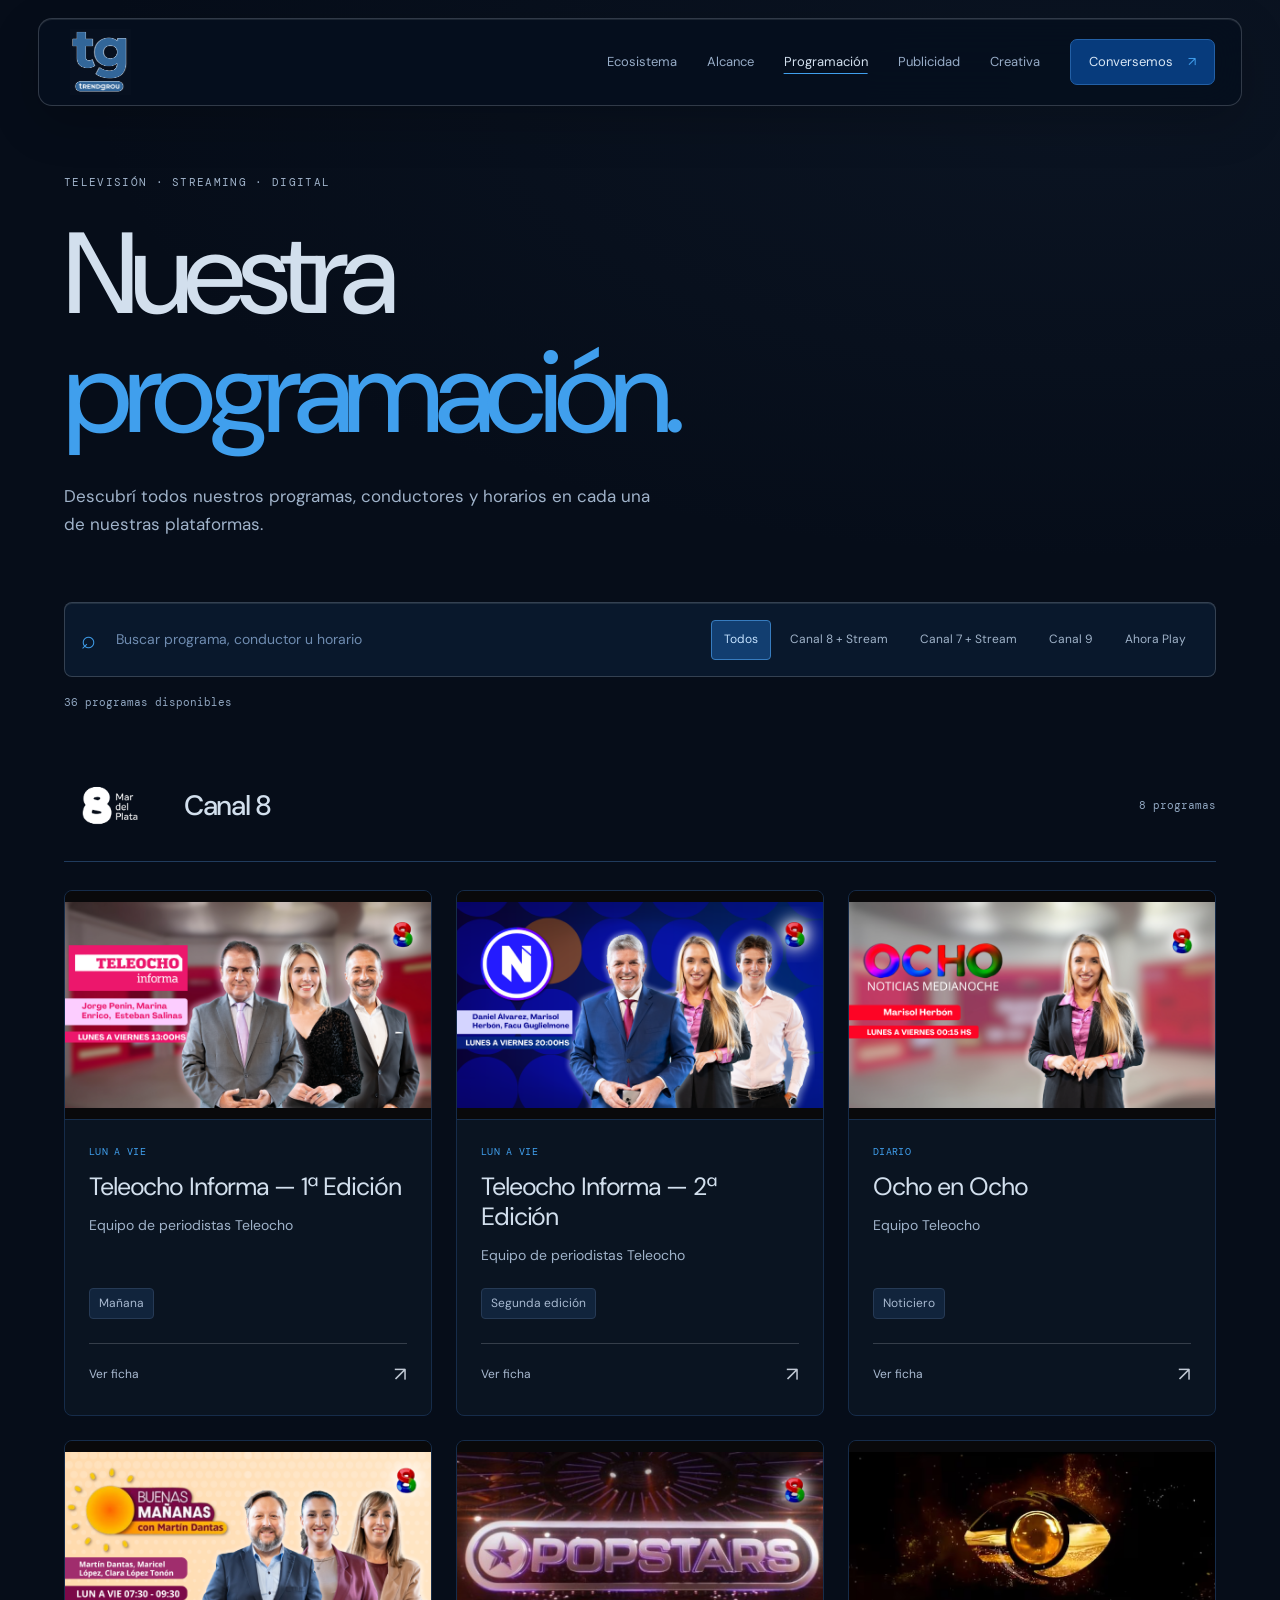
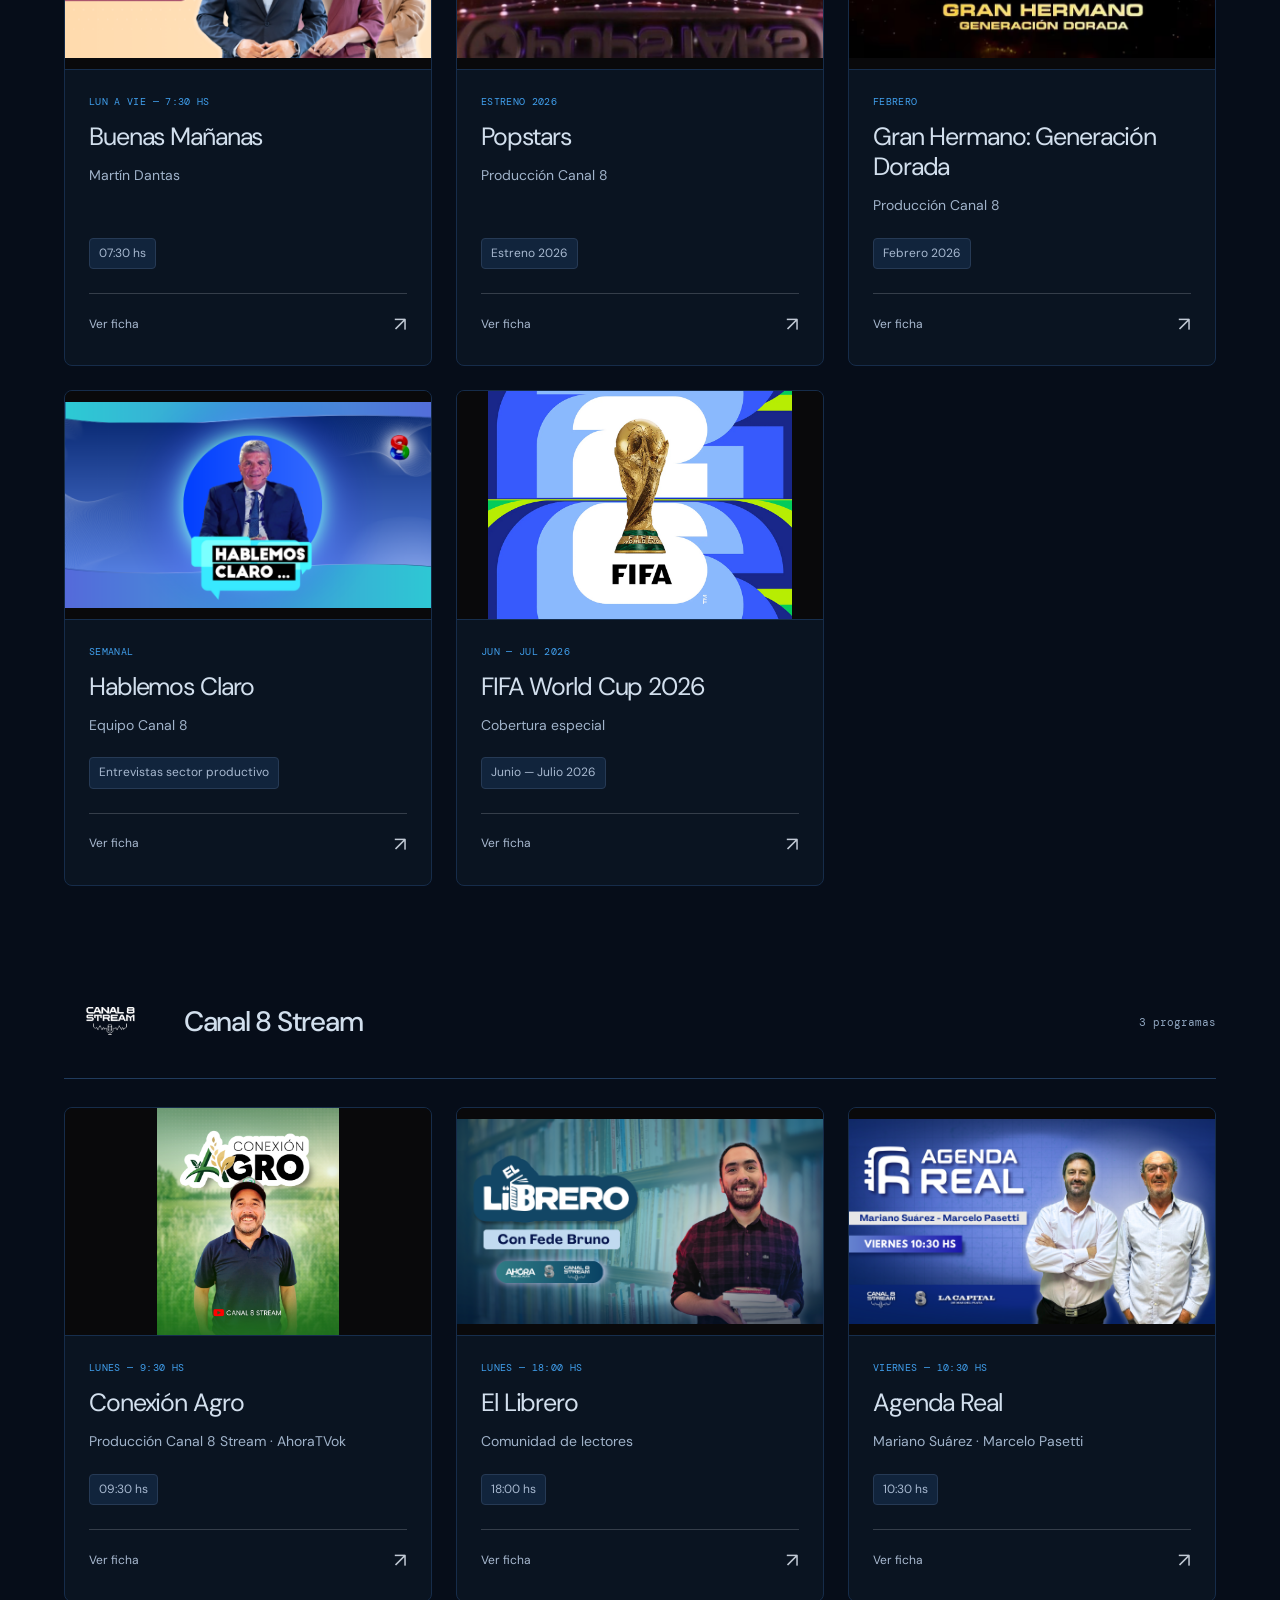
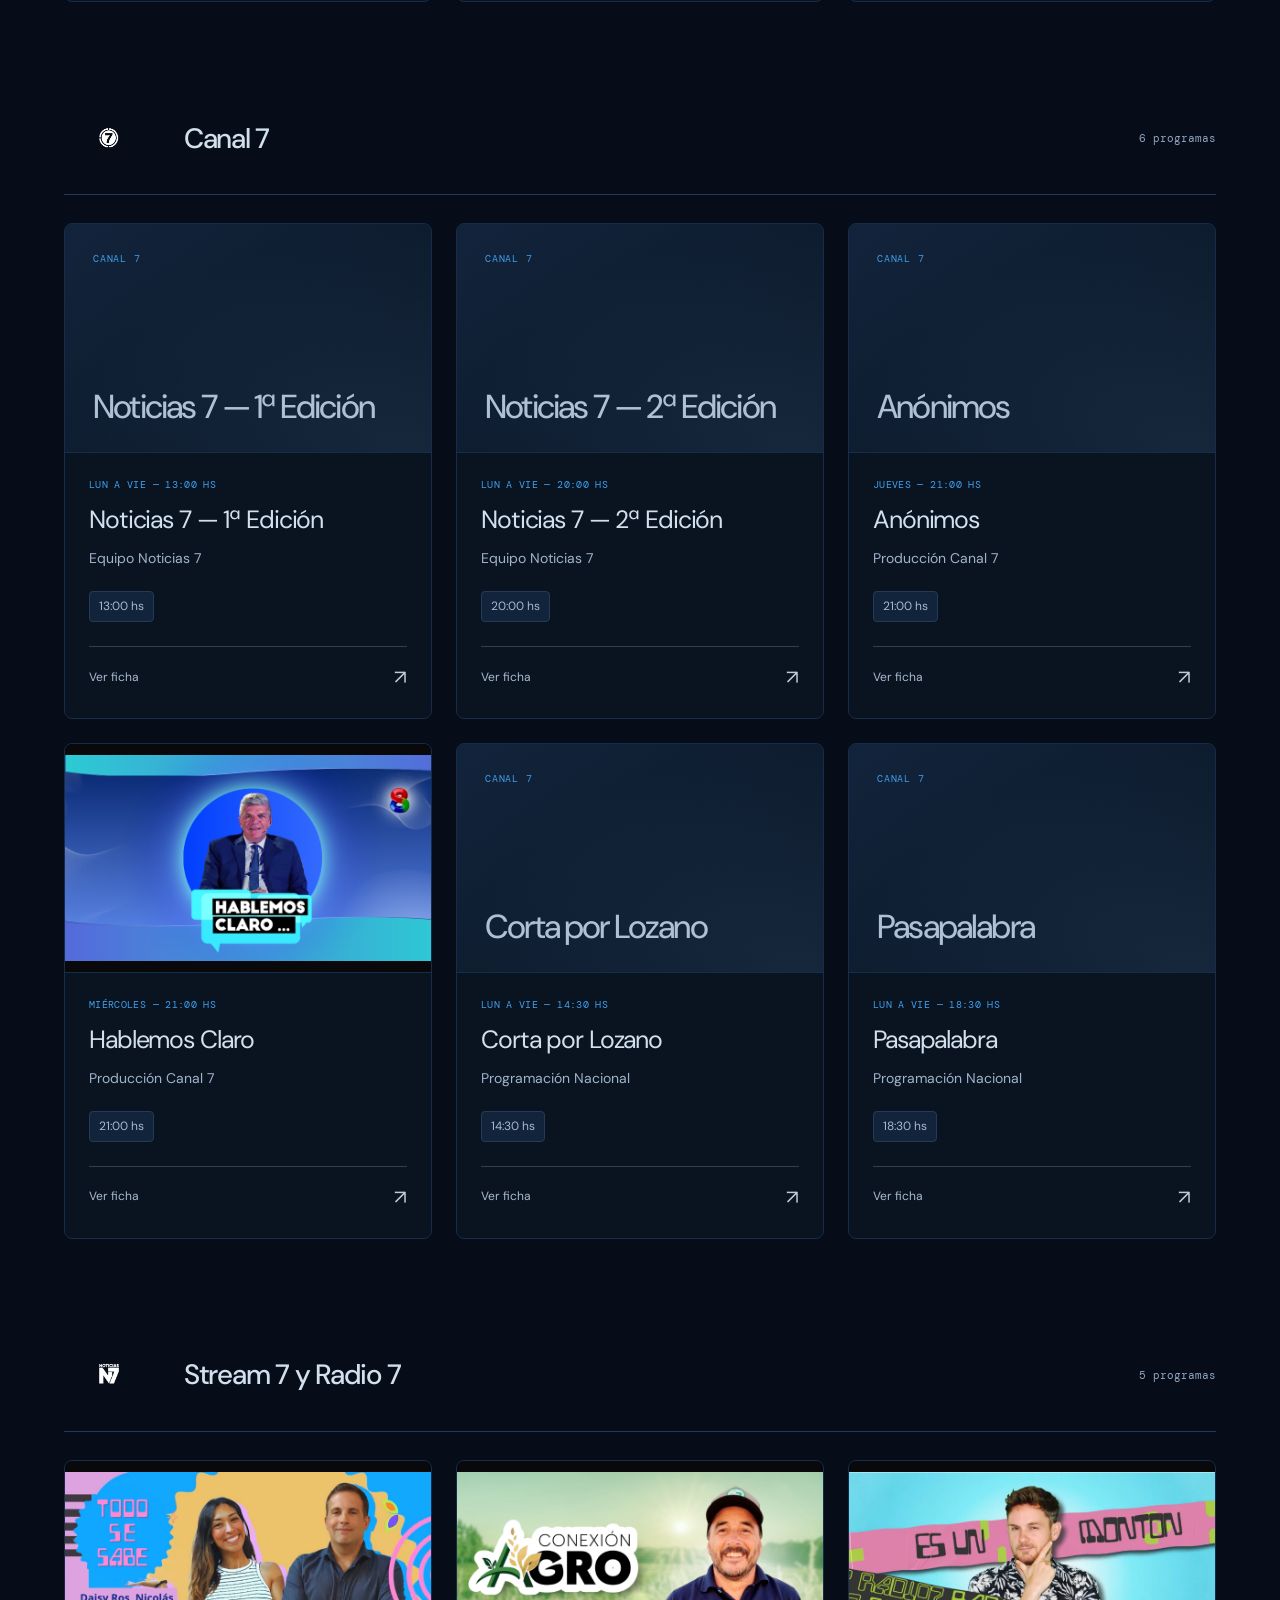
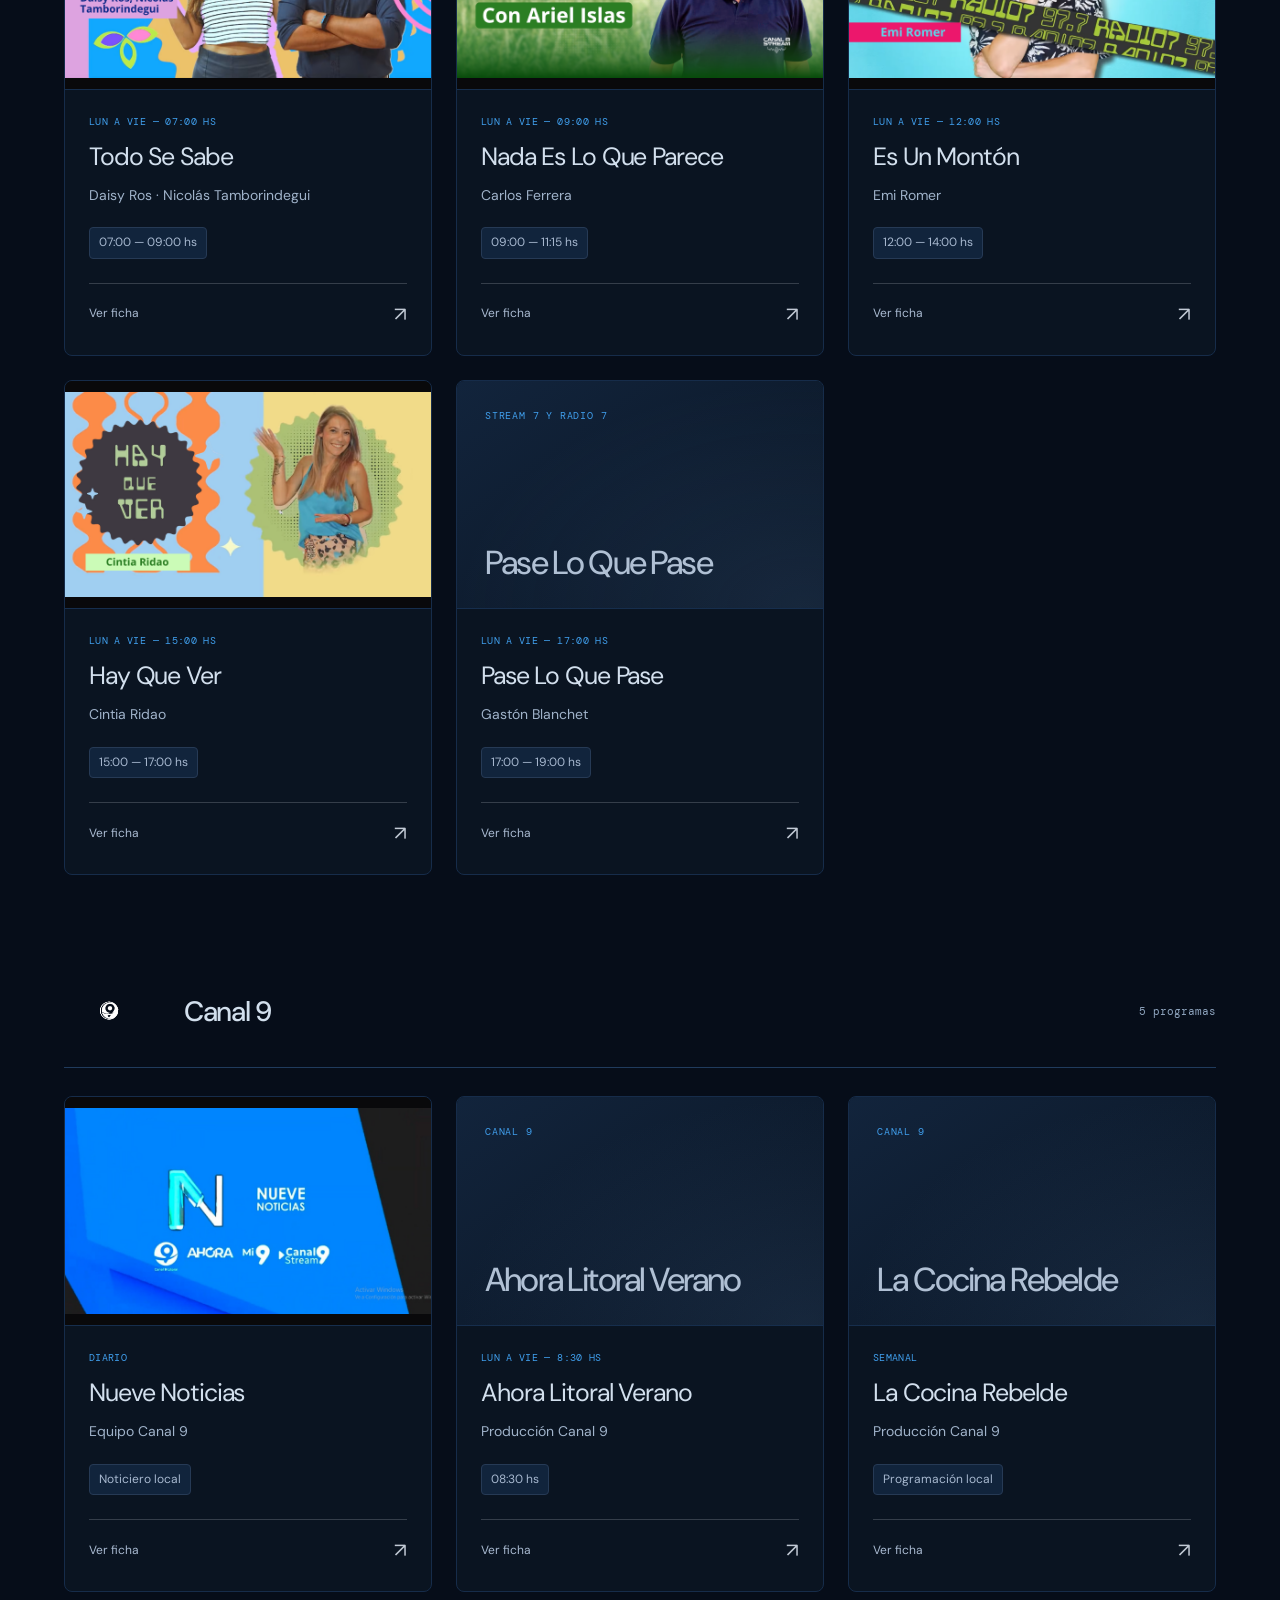
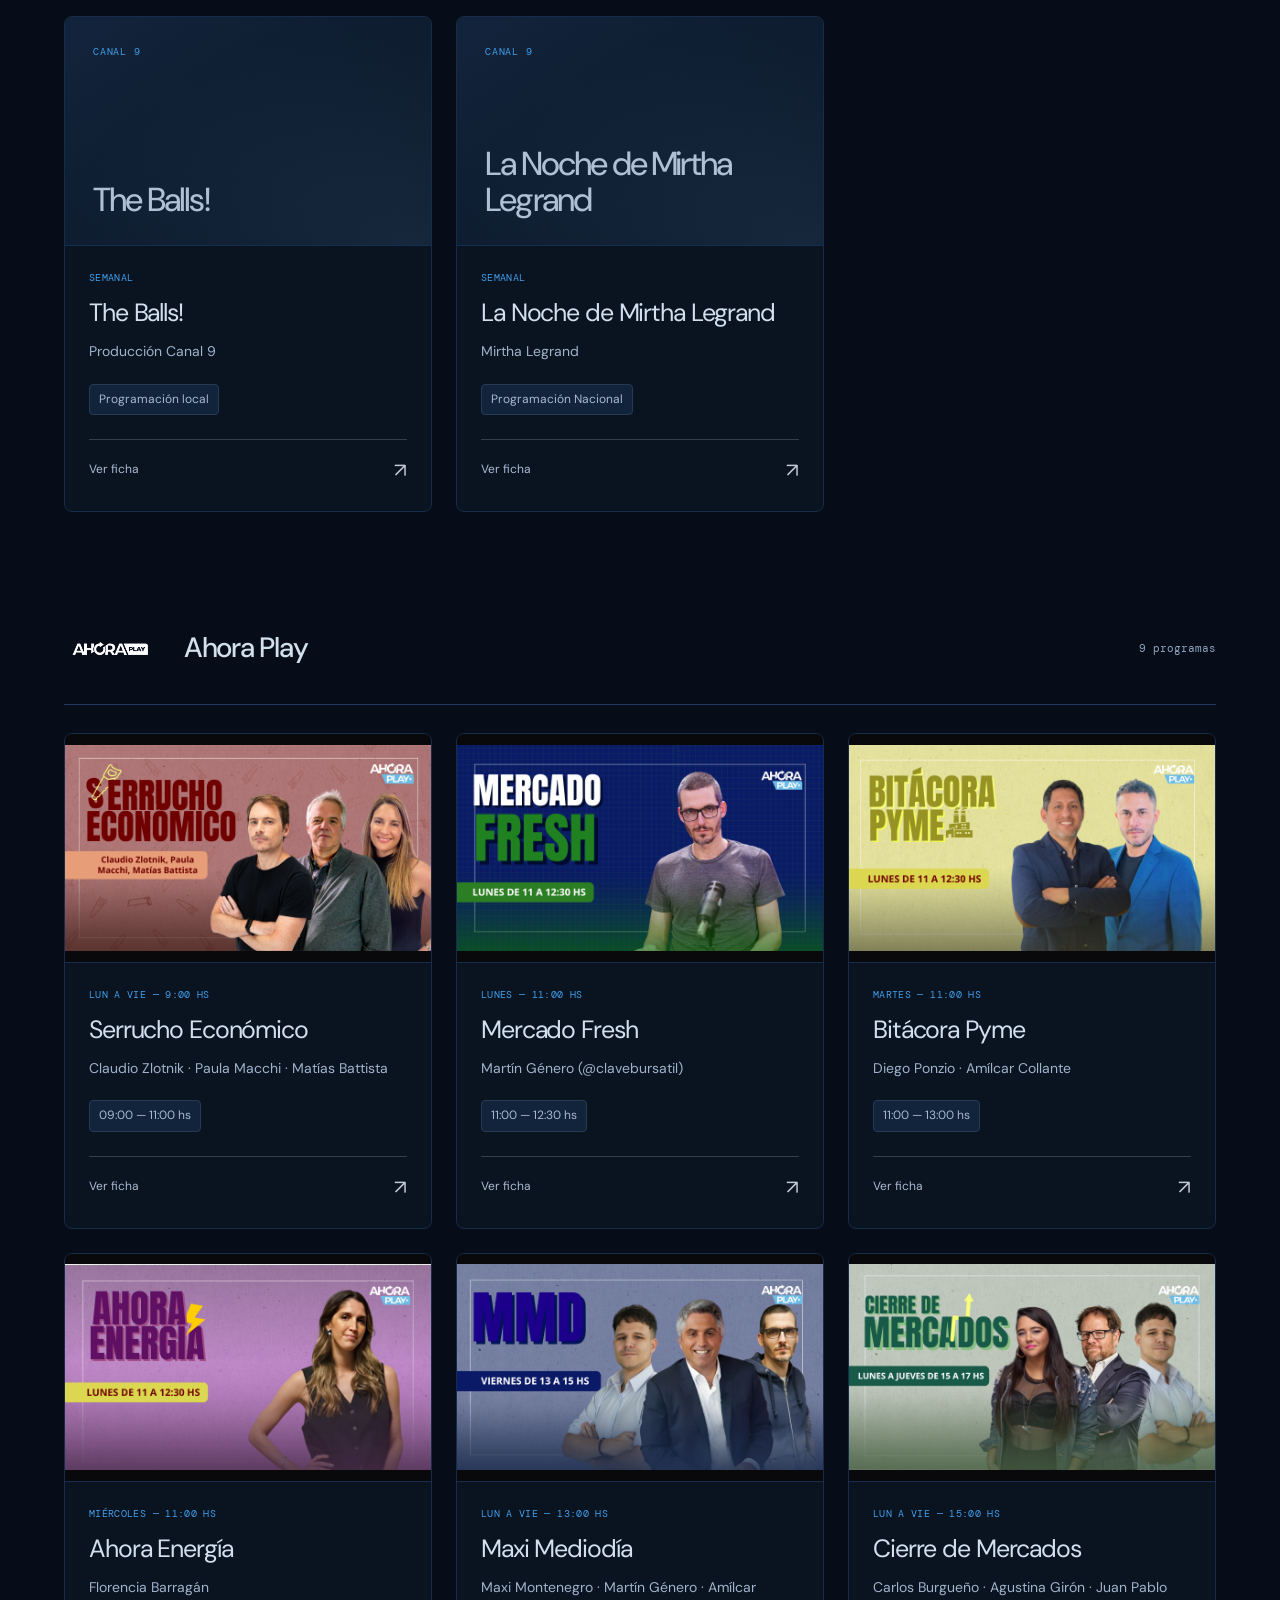
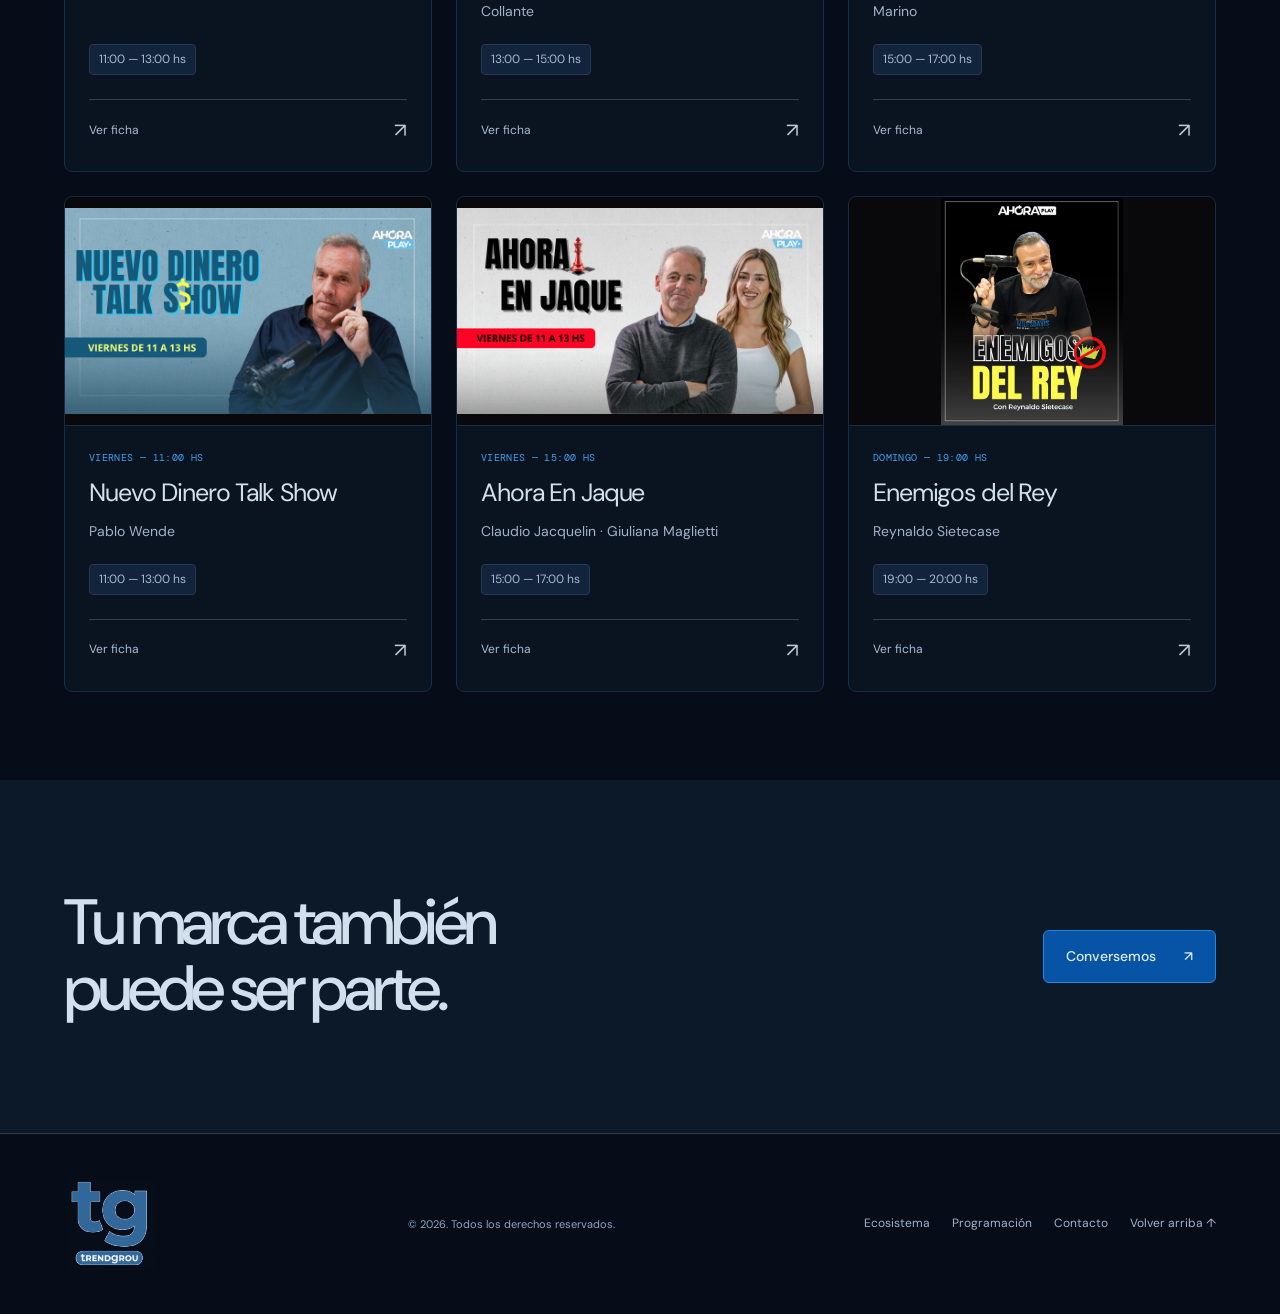
<file: programacion.html>
<!DOCTYPE html><html lang="es"><head><meta charset="UTF-8"><meta name="viewport" content="width=device-width,initial-scale=1"><meta name="color-scheme" content="dark"><title>Programación · Ecosistema de medios</title><link rel="icon" type="image/svg+xml" href="assets/logo-empresa-transparente.svg"><meta name="description" content="Un ecosistema de televisión, streaming y medios digitales con profundidad regional. Conocé nuestras plataformas, programación y soluciones de comunicación."><link rel="preconnect" href="https://fonts.googleapis.com"><link rel="preconnect" href="https://fonts.gstatic.com" crossorigin><link href="https://fonts.googleapis.com/css2?family=DM+Sans:wght@400;450;500;550;600;650;700&family=DM+Mono:wght@400;500&display=swap" rel="stylesheet"><link rel="stylesheet" href="assets/map.css"><link rel="stylesheet" href="assets/site.css"></head><body class="catalog"><a class="skip-link" href="#main">Saltar al contenido</a><div class="reading-progress" aria-hidden="true"></div><nav class="site-nav" aria-label="Navegación principal"><a class="brand" href="index.html" aria-label="Ir al inicio"><img class="brand-logo" src="assets/logo-empresa-transparente.svg" alt="Logo de la empresa" width="490" height="524" decoding="async"></a><button class="nav-toggle" type="button" aria-controls="site-navigation" aria-expanded="false">Menú <span aria-hidden="true">+</span></button><div class="nav-links" id="site-navigation"><a href="index.html#ecosistema">Ecosistema</a><a href="index.html#alcance">Alcance</a><a href="programacion.html" aria-current="page">Programación</a><a href="index.html#como-trabajamos">Publicidad</a><a href="index.html#creativa">Creativa</a><a class="nav-cta" href="index.html#contacto">Conversemos <span aria-hidden="true">↗</span></a></div></nav><main id="main"><header class="catalog-header"><div class="eyebrow">TELEVISIÓN · STREAMING · DIGITAL</div><h1>Nuestra<br><em>programación.</em></h1><p>Descubrí todos nuestros programas, conductores y horarios en cada una de nuestras plataformas.</p></header><div class="catalog-tools"><label class="search-field" for="program-search"><span aria-hidden="true">⌕</span><input id="program-search" type="search" placeholder="Buscar programa, conductor u horario" autocomplete="off" aria-label="Buscar programa, conductor u horario"></label><div class="channel-filters" aria-label="Filtrar por canal"><button type="button" data-channel-filter="all" aria-pressed="true">Todos</button><button type="button" data-channel-filter="canal-8" aria-pressed="false">Canal 8 + Stream</button><button type="button" data-channel-filter="canal-7" aria-pressed="false">Canal 7 + Stream</button><button type="button" data-channel-filter="canal-9" aria-pressed="false">Canal 9</button><button type="button" data-channel-filter="ahora-play" aria-pressed="false">Ahora Play</button></div></div><p id="catalog-status" aria-live="polite">36 programas para explorar</p><div id="catalog-empty" hidden><h2>No encontramos coincidencias.</h2><p>Probá con otro nombre o elegí todos los canales.</p><button class="button button-primary" data-clear-search>Ver todos los programas</button></div><section class="channel-group" id="canal-8" data-channel="canal-8"><header class="channel-heading"><img src="logos/Logo 8 blanco.png" alt="Canal 8"><h2>Canal 8</h2><span>8 programas</span></header><div class="prog-grid"><div class="prog-card">
        <img loading="lazy" decoding="async" width="800" height="500" src="test/portadas/teleocho-1.jpg" alt="Teleocho Informa — 1ª Edición" class="prog-card-thumb">
        <div class="prog-card-info">
          <div class="prog-card-day">Lun a Vie</div>
          <div class="prog-card-name">Teleocho Informa — 1ª Edición</div>
          <div class="prog-card-host">Equipo de periodistas Teleocho</div>
          <div class="prog-card-time">Mañana</div>
        </div>
      <button type="button" class="program-open" aria-label="Ver ficha de Teleocho Informa — 1ª Edición">Ver ficha <span aria-hidden="true">↗</span></button></div><div class="prog-card">
        <img loading="lazy" decoding="async" width="800" height="500" src="test/portadas/teleocho-2.jpg" alt="Teleocho Informa — 2ª Edición" class="prog-card-thumb">
        <div class="prog-card-info">
          <div class="prog-card-day">Lun a Vie</div>
          <div class="prog-card-name">Teleocho Informa — 2ª Edición</div>
          <div class="prog-card-host">Equipo de periodistas Teleocho</div>
          <div class="prog-card-time">Segunda edición</div>
        </div>
      <button type="button" class="program-open" aria-label="Ver ficha de Teleocho Informa — 2ª Edición">Ver ficha <span aria-hidden="true">↗</span></button></div><div class="prog-card">
        <img loading="lazy" decoding="async" width="800" height="500" src="test/portadas/ocho-noticias-medianoche.jpg" alt="Ocho en Ocho" class="prog-card-thumb">
        <div class="prog-card-info">
          <div class="prog-card-day">Diario</div>
          <div class="prog-card-name">Ocho en Ocho</div>
          <div class="prog-card-host">Equipo Teleocho</div>
          <div class="prog-card-time">Noticiero</div>
        </div>
      <button type="button" class="program-open" aria-label="Ver ficha de Ocho en Ocho">Ver ficha <span aria-hidden="true">↗</span></button></div><div class="prog-card">
        <img loading="lazy" decoding="async" width="800" height="500" src="test/portadas/buenas-mananas.jpg" alt="Buenas Mañanas" class="prog-card-thumb">
        <div class="prog-card-info">
          <div class="prog-card-day">Lun a Vie — 7:30 hs</div>
          <div class="prog-card-name">Buenas Mañanas</div>
          <div class="prog-card-host">Martín Dantas</div>
          <div class="prog-card-time">07:30 hs</div>
        </div>
      <button type="button" class="program-open" aria-label="Ver ficha de Buenas Mañanas">Ver ficha <span aria-hidden="true">↗</span></button></div><div class="prog-card">
        <img loading="lazy" decoding="async" width="800" height="500" src="test/portadas/popstars.jpg" alt="Popstars" class="prog-card-thumb">
        <div class="prog-card-info">
          <div class="prog-card-day">Estreno 2026</div>
          <div class="prog-card-name">Popstars</div>
          <div class="prog-card-host">Producción Canal 8</div>
          <div class="prog-card-time">Estreno 2026</div>
        </div>
      <button type="button" class="program-open" aria-label="Ver ficha de Popstars">Ver ficha <span aria-hidden="true">↗</span></button></div><div class="prog-card">
        <img loading="lazy" decoding="async" width="800" height="500" src="test/assets/gran-hermano.avif" alt="Gran Hermano: Generación Dorada" class="prog-card-thumb">
        <div class="prog-card-info">
          <div class="prog-card-day">Febrero</div>
          <div class="prog-card-name">Gran Hermano: Generación Dorada</div>
          <div class="prog-card-host">Producción Canal 8</div>
          <div class="prog-card-time">Febrero 2026</div>
        </div>
      <button type="button" class="program-open" aria-label="Ver ficha de Gran Hermano: Generación Dorada">Ver ficha <span aria-hidden="true">↗</span></button></div><div class="prog-card">
        <img loading="lazy" decoding="async" width="800" height="500" src="test/portadas/hablemos-claro.png" alt="Hablemos Claro" class="prog-card-thumb">
        <div class="prog-card-info">
          <div class="prog-card-day">Semanal</div>
          <div class="prog-card-name">Hablemos Claro</div>
          <div class="prog-card-host">Equipo Canal 8</div>
          <div class="prog-card-time">Entrevistas sector productivo</div>
        </div>
      <button type="button" class="program-open" aria-label="Ver ficha de Hablemos Claro">Ver ficha <span aria-hidden="true">↗</span></button></div><div class="prog-card">
        <img loading="lazy" decoding="async" width="800" height="500" src="test/assets/mundial-fifa.jpg" alt="FIFA World Cup 2026" class="prog-card-thumb">
        <div class="prog-card-info">
          <div class="prog-card-day">Jun — Jul 2026</div>
          <div class="prog-card-name">FIFA World Cup 2026</div>
          <div class="prog-card-host">Cobertura especial</div>
          <div class="prog-card-time">Junio — Julio 2026</div>
        </div>
      <button type="button" class="program-open" aria-label="Ver ficha de FIFA World Cup 2026">Ver ficha <span aria-hidden="true">↗</span></button></div></div></section><section class="channel-group" id="canal-8-stream" data-channel="canal-8"><header class="channel-heading"><img src="logos/logo 8 stream blanco.png" alt="Canal 8 Stream"
       ><h2>Canal 8 Stream</h2><span>3 programas</span></header><div class="prog-grid"><div class="prog-card">
        <img loading="lazy" decoding="async" width="800" height="500" src="test/assets/conexion-agro.png" alt="Conexión Agro" class="prog-card-thumb">
        <div class="prog-card-info">
          <div class="prog-card-day">Lunes — 9:30 hs</div>
          <div class="prog-card-name">Conexión Agro</div>
          <div class="prog-card-host">Producción Canal 8 Stream · AhoraTVok</div>
          <div class="prog-card-time">09:30 hs</div>
        </div>
      <button type="button" class="program-open" aria-label="Ver ficha de Conexión Agro">Ver ficha <span aria-hidden="true">↗</span></button></div><div class="prog-card">
        <img loading="lazy" decoding="async" width="800" height="500" src="test/portadas/el-librero.png" alt="El Librero" class="prog-card-thumb">
        <div class="prog-card-info">
          <div class="prog-card-day">Lunes — 18:00 hs</div>
          <div class="prog-card-name">El Librero</div>
          <div class="prog-card-host">Comunidad de lectores</div>
          <div class="prog-card-time">18:00 hs</div>
        </div>
      <button type="button" class="program-open" aria-label="Ver ficha de El Librero">Ver ficha <span aria-hidden="true">↗</span></button></div><div class="prog-card">
        <img loading="lazy" decoding="async" width="800" height="500" src="test/portadas/agenda-real.png" alt="Agenda Real" class="prog-card-thumb">
        <div class="prog-card-info">
          <div class="prog-card-day">Viernes — 10:30 hs</div>
          <div class="prog-card-name">Agenda Real</div>
          <div class="prog-card-host">Mariano Suárez · Marcelo Pasetti</div>
          <div class="prog-card-time">10:30 hs</div>
        </div>
      <button type="button" class="program-open" aria-label="Ver ficha de Agenda Real">Ver ficha <span aria-hidden="true">↗</span></button></div></div></section><section class="channel-group" id="canal-7" data-channel="canal-7"><header class="channel-heading"><img src="logos/logo 7 blanco.png" alt="Canal 7"><h2>Canal 7</h2><span>6 programas</span></header><div class="prog-grid"><div class="prog-card typographic-cover">
        <div class="type-cover" aria-hidden="true"><span>Canal 7</span><strong>Noticias 7 — 1ª Edición</strong></div><div class="prog-card-info">
          <div class="prog-card-day">Lun a Vie — 13:00 hs</div>
          <div class="prog-card-name">Noticias 7 — 1ª Edición</div>
          <div class="prog-card-host">Equipo Noticias 7</div>
          <div class="prog-card-time">13:00 hs</div>
        </div>
      <button type="button" class="program-open" aria-label="Ver ficha de Noticias 7 — 1ª Edición">Ver ficha <span aria-hidden="true">↗</span></button></div><div class="prog-card typographic-cover">
        <div class="type-cover" aria-hidden="true"><span>Canal 7</span><strong>Noticias 7 — 2ª Edición</strong></div><div class="prog-card-info">
          <div class="prog-card-day">Lun a Vie — 20:00 hs</div>
          <div class="prog-card-name">Noticias 7 — 2ª Edición</div>
          <div class="prog-card-host">Equipo Noticias 7</div>
          <div class="prog-card-time">20:00 hs</div>
        </div>
      <button type="button" class="program-open" aria-label="Ver ficha de Noticias 7 — 2ª Edición">Ver ficha <span aria-hidden="true">↗</span></button></div><div class="prog-card typographic-cover">
        <div class="type-cover" aria-hidden="true"><span>Canal 7</span><strong>Anónimos</strong></div><div class="prog-card-info">
          <div class="prog-card-day">Jueves — 21:00 hs</div>
          <div class="prog-card-name">Anónimos</div>
          <div class="prog-card-host">Producción Canal 7</div>
          <div class="prog-card-time">21:00 hs</div>
        </div>
      <button type="button" class="program-open" aria-label="Ver ficha de Anónimos">Ver ficha <span aria-hidden="true">↗</span></button></div><div class="prog-card">
        <img loading="lazy" decoding="async" width="800" height="500" src="test/portadas/hablemos-claro.png" alt="Hablemos Claro" class="prog-card-thumb">
        <div class="prog-card-info">
          <div class="prog-card-day">Miércoles — 21:00 hs</div>
          <div class="prog-card-name">Hablemos Claro</div>
          <div class="prog-card-host">Producción Canal 7</div>
          <div class="prog-card-time">21:00 hs</div>
        </div>
      <button type="button" class="program-open" aria-label="Ver ficha de Hablemos Claro">Ver ficha <span aria-hidden="true">↗</span></button></div><div class="prog-card typographic-cover">
        <div class="type-cover" aria-hidden="true"><span>Canal 7</span><strong>Corta por Lozano</strong></div><div class="prog-card-info">
          <div class="prog-card-day">Lun a Vie — 14:30 hs</div>
          <div class="prog-card-name">Corta por Lozano</div>
          <div class="prog-card-host">Programación Nacional</div>
          <div class="prog-card-time">14:30 hs</div>
        </div>
      <button type="button" class="program-open" aria-label="Ver ficha de Corta por Lozano">Ver ficha <span aria-hidden="true">↗</span></button></div><div class="prog-card typographic-cover">
        <div class="type-cover" aria-hidden="true"><span>Canal 7</span><strong>Pasapalabra</strong></div><div class="prog-card-info">
          <div class="prog-card-day">Lun a Vie — 18:30 hs</div>
          <div class="prog-card-name">Pasapalabra</div>
          <div class="prog-card-host">Programación Nacional</div>
          <div class="prog-card-time">18:30 hs</div>
        </div>
      <button type="button" class="program-open" aria-label="Ver ficha de Pasapalabra">Ver ficha <span aria-hidden="true">↗</span></button></div></div></section><section class="channel-group" id="stream-7" data-channel="canal-7"><header class="channel-heading"><img src="logos/logo n7 blanco.png" alt="Stream 7 y Radio 7"
       ><h2>Stream 7 y Radio 7</h2><span>5 programas</span></header><div class="prog-grid"><div class="prog-card">
        <img loading="lazy" decoding="async" width="800" height="500" src="test/portadas/10.png" alt="Todo Se Sabe" class="prog-card-thumb">
        <div class="prog-card-info">
          <div class="prog-card-day">Lun a Vie — 07:00 hs</div>
          <div class="prog-card-name">Todo Se Sabe</div>
          <div class="prog-card-host">Daisy Ros · Nicolás Tamborindegui</div>
          <div class="prog-card-time">07:00 — 09:00 hs</div>
        </div>
      <button type="button" class="program-open" aria-label="Ver ficha de Todo Se Sabe">Ver ficha <span aria-hidden="true">↗</span></button></div><div class="prog-card">
        <img loading="lazy" decoding="async" width="800" height="500" src="test/portadas/nada-es-lo-que-parece.png" alt="Nada Es Lo Que Parece" class="prog-card-thumb">
        <div class="prog-card-info">
          <div class="prog-card-day">Lun a Vie — 09:00 hs</div>
          <div class="prog-card-name">Nada Es Lo Que Parece</div>
          <div class="prog-card-host">Carlos Ferrera</div>
          <div class="prog-card-time">09:00 — 11:15 hs</div>
        </div>
      <button type="button" class="program-open" aria-label="Ver ficha de Nada Es Lo Que Parece">Ver ficha <span aria-hidden="true">↗</span></button></div><div class="prog-card">
        <img loading="lazy" decoding="async" width="800" height="500" src="test/portadas/13.png" alt="Es Un Montón" class="prog-card-thumb">
        <div class="prog-card-info">
          <div class="prog-card-day">Lun a Vie — 12:00 hs</div>
          <div class="prog-card-name">Es Un Montón</div>
          <div class="prog-card-host">Emi Romer</div>
          <div class="prog-card-time">12:00 — 14:00 hs</div>
        </div>
      <button type="button" class="program-open" aria-label="Ver ficha de Es Un Montón">Ver ficha <span aria-hidden="true">↗</span></button></div><div class="prog-card">
        <img loading="lazy" decoding="async" width="800" height="500" src="test/portadas/hay-que-ver.jpg" alt="Hay Que Ver" class="prog-card-thumb">
        <div class="prog-card-info">
          <div class="prog-card-day">Lun a Vie — 15:00 hs</div>
          <div class="prog-card-name">Hay Que Ver</div>
          <div class="prog-card-host">Cintia Ridao</div>
          <div class="prog-card-time">15:00 — 17:00 hs</div>
        </div>
      <button type="button" class="program-open" aria-label="Ver ficha de Hay Que Ver">Ver ficha <span aria-hidden="true">↗</span></button></div><div class="prog-card typographic-cover">
        <div class="type-cover" aria-hidden="true"><span>Stream 7 y Radio 7</span><strong>Pase Lo Que Pase</strong></div><div class="prog-card-info">
          <div class="prog-card-day">Lun a Vie — 17:00 hs</div>
          <div class="prog-card-name">Pase Lo Que Pase</div>
          <div class="prog-card-host">Gastón Blanchet</div>
          <div class="prog-card-time">17:00 — 19:00 hs</div>
        </div>
      <button type="button" class="program-open" aria-label="Ver ficha de Pase Lo Que Pase">Ver ficha <span aria-hidden="true">↗</span></button></div></div></section><section class="channel-group" id="canal-9" data-channel="canal-9"><header class="channel-heading"><img src="logos/logo 9 blanco.png" alt="Canal 9"><h2>Canal 9</h2><span>5 programas</span></header><div class="prog-grid"><div class="prog-card">
        <img loading="lazy" decoding="async" width="800" height="500" src="test/portadas/nueve-noticias.jpg" alt="Nueve Noticias" class="prog-card-thumb">
        <div class="prog-card-info">
          <div class="prog-card-day">Diario</div>
          <div class="prog-card-name">Nueve Noticias</div>
          <div class="prog-card-host">Equipo Canal 9</div>
          <div class="prog-card-time">Noticiero local</div>
        </div>
      <button type="button" class="program-open" aria-label="Ver ficha de Nueve Noticias">Ver ficha <span aria-hidden="true">↗</span></button></div><div class="prog-card typographic-cover">
        <div class="type-cover" aria-hidden="true"><span>Canal 9</span><strong>Ahora Litoral Verano</strong></div><div class="prog-card-info">
          <div class="prog-card-day">Lun a Vie — 8:30 hs</div>
          <div class="prog-card-name">Ahora Litoral Verano</div>
          <div class="prog-card-host">Producción Canal 9</div>
          <div class="prog-card-time">08:30 hs</div>
        </div>
      <button type="button" class="program-open" aria-label="Ver ficha de Ahora Litoral Verano">Ver ficha <span aria-hidden="true">↗</span></button></div><div class="prog-card typographic-cover">
        <div class="type-cover" aria-hidden="true"><span>Canal 9</span><strong>La Cocina Rebelde</strong></div><div class="prog-card-info">
          <div class="prog-card-day">Semanal</div>
          <div class="prog-card-name">La Cocina Rebelde</div>
          <div class="prog-card-host">Producción Canal 9</div>
          <div class="prog-card-time">Programación local</div>
        </div>
      <button type="button" class="program-open" aria-label="Ver ficha de La Cocina Rebelde">Ver ficha <span aria-hidden="true">↗</span></button></div><div class="prog-card typographic-cover">
        <div class="type-cover" aria-hidden="true"><span>Canal 9</span><strong>The Balls!</strong></div><div class="prog-card-info">
          <div class="prog-card-day">Semanal</div>
          <div class="prog-card-name">The Balls!</div>
          <div class="prog-card-host">Producción Canal 9</div>
          <div class="prog-card-time">Programación local</div>
        </div>
      <button type="button" class="program-open" aria-label="Ver ficha de The Balls!">Ver ficha <span aria-hidden="true">↗</span></button></div><div class="prog-card typographic-cover">
        <div class="type-cover" aria-hidden="true"><span>Canal 9</span><strong>La Noche de Mirtha Legrand</strong></div><div class="prog-card-info">
          <div class="prog-card-day">Semanal</div>
          <div class="prog-card-name">La Noche de Mirtha Legrand</div>
          <div class="prog-card-host">Mirtha Legrand</div>
          <div class="prog-card-time">Programación Nacional</div>
        </div>
      <button type="button" class="program-open" aria-label="Ver ficha de La Noche de Mirtha Legrand">Ver ficha <span aria-hidden="true">↗</span></button></div></div></section><section class="channel-group" id="ahora-play" data-channel="ahora-play"><header class="channel-heading"><img src="logos/ahor play blanco.png" alt="Ahora Play"
       ><h2>Ahora Play</h2><span>9 programas</span></header><div class="prog-grid"><div class="prog-card">
        <img loading="lazy" decoding="async" width="800" height="500" src="test/portadas/serrucho.jpg" alt="Serrucho Económico" class="prog-card-thumb">
        <div class="prog-card-info">
          <div class="prog-card-day">Lun a Vie — 9:00 hs</div>
          <div class="prog-card-name">Serrucho Económico</div>
          <div class="prog-card-host">Claudio Zlotnik · Paula Macchi · Matías Battista</div>
          <div class="prog-card-time">09:00 — 11:00 hs</div>
        </div>
      <button type="button" class="program-open" aria-label="Ver ficha de Serrucho Económico">Ver ficha <span aria-hidden="true">↗</span></button></div><div class="prog-card">
        <img loading="lazy" decoding="async" width="800" height="500" src="test/portadas/mercadofresh.jpg" alt="Mercado Fresh" class="prog-card-thumb">
        <div class="prog-card-info">
          <div class="prog-card-day">Lunes — 11:00 hs</div>
          <div class="prog-card-name">Mercado Fresh</div>
          <div class="prog-card-host">Martín Género (@clavebursatil)</div>
          <div class="prog-card-time">11:00 — 12:30 hs</div>
        </div>
      <button type="button" class="program-open" aria-label="Ver ficha de Mercado Fresh">Ver ficha <span aria-hidden="true">↗</span></button></div><div class="prog-card">
        <img loading="lazy" decoding="async" width="800" height="500" src="test/portadas/bitacorapyme.jpg" alt="Bitácora Pyme" class="prog-card-thumb">
        <div class="prog-card-info">
          <div class="prog-card-day">Martes — 11:00 hs</div>
          <div class="prog-card-name">Bitácora Pyme</div>
          <div class="prog-card-host">Diego Ponzio · Amílcar Collante</div>
          <div class="prog-card-time">11:00 — 13:00 hs</div>
        </div>
      <button type="button" class="program-open" aria-label="Ver ficha de Bitácora Pyme">Ver ficha <span aria-hidden="true">↗</span></button></div><div class="prog-card">
        <img loading="lazy" decoding="async" width="800" height="500" src="test/portadas/ahoraenergia.jpg" alt="Ahora Energía" class="prog-card-thumb">
        <div class="prog-card-info">
          <div class="prog-card-day">Miércoles — 11:00 hs</div>
          <div class="prog-card-name">Ahora Energía</div>
          <div class="prog-card-host">Florencia Barragán</div>
          <div class="prog-card-time">11:00 — 13:00 hs</div>
        </div>
      <button type="button" class="program-open" aria-label="Ver ficha de Ahora Energía">Ver ficha <span aria-hidden="true">↗</span></button></div><div class="prog-card">
        <img loading="lazy" decoding="async" width="800" height="500" src="test/portadas/mmd.jpg" alt="Maxi Mediodía" class="prog-card-thumb">
        <div class="prog-card-info">
          <div class="prog-card-day">Lun a Vie — 13:00 hs</div>
          <div class="prog-card-name">Maxi Mediodía</div>
          <div class="prog-card-host">Maxi Montenegro · Martín Género · Amílcar Collante</div>
          <div class="prog-card-time">13:00 — 15:00 hs</div>
        </div>
      <button type="button" class="program-open" aria-label="Ver ficha de Maxi Mediodía">Ver ficha <span aria-hidden="true">↗</span></button></div><div class="prog-card">
        <img loading="lazy" decoding="async" width="800" height="500" src="test/portadas/cierredemercados.jpg" alt="Cierre de Mercados" class="prog-card-thumb">
        <div class="prog-card-info">
          <div class="prog-card-day">Lun a Vie — 15:00 hs</div>
          <div class="prog-card-name">Cierre de Mercados</div>
          <div class="prog-card-host">Carlos Burgueño · Agustina Girón · Juan Pablo Marino</div>
          <div class="prog-card-time">15:00 — 17:00 hs</div>
        </div>
      <button type="button" class="program-open" aria-label="Ver ficha de Cierre de Mercados">Ver ficha <span aria-hidden="true">↗</span></button></div><div class="prog-card">
        <img loading="lazy" decoding="async" width="800" height="500" src="test/portadas/nuevodinerotalkshow.jpg" alt="Nuevo Dinero Talk Show" class="prog-card-thumb">
        <div class="prog-card-info">
          <div class="prog-card-day">Viernes — 11:00 hs</div>
          <div class="prog-card-name">Nuevo Dinero Talk Show</div>
          <div class="prog-card-host">Pablo Wende</div>
          <div class="prog-card-time">11:00 — 13:00 hs</div>
        </div>
      <button type="button" class="program-open" aria-label="Ver ficha de Nuevo Dinero Talk Show">Ver ficha <span aria-hidden="true">↗</span></button></div><div class="prog-card">
        <img loading="lazy" decoding="async" width="800" height="500" src="test/portadas/ahoraenjaque.jpg" alt="Ahora En Jaque" class="prog-card-thumb">
        <div class="prog-card-info">
          <div class="prog-card-day">Viernes — 15:00 hs</div>
          <div class="prog-card-name">Ahora En Jaque</div>
          <div class="prog-card-host">Claudio Jacquelin · Giuliana Maglietti</div>
          <div class="prog-card-time">15:00 — 17:00 hs</div>
        </div>
      <button type="button" class="program-open" aria-label="Ver ficha de Ahora En Jaque">Ver ficha <span aria-hidden="true">↗</span></button></div><div class="prog-card">
        <img loading="lazy" decoding="async" width="800" height="500" src="test/assets/enemigosdelrey.jpg" alt="Enemigos del Rey" class="prog-card-thumb">
        <div class="prog-card-info">
          <div class="prog-card-day">Domingo — 19:00 hs</div>
          <div class="prog-card-name">Enemigos del Rey</div>
          <div class="prog-card-host">Reynaldo Sietecase</div>
          <div class="prog-card-time">19:00 — 20:00 hs</div>
        </div>
      <button type="button" class="program-open" aria-label="Ver ficha de Enemigos del Rey">Ver ficha <span aria-hidden="true">↗</span></button></div></div></section><section class="catalog-contact"><h2>Tu marca también<br>puede ser parte.</h2><a class="button button-primary" href="mailto:comercial@neomediatv.com.ar">Conversemos <span aria-hidden="true">↗</span></a></section></main><footer><a class="brand" href="index.html" aria-label="Ir al inicio"><img class="brand-logo" src="assets/logo-empresa-transparente.svg" alt="Logo de la empresa" width="490" height="524" decoding="async"></a><p>© 2026. Todos los derechos reservados.</p><div class="footer-links"><a href="index.html#ecosistema">Ecosistema</a><a href="programacion.html">Programación</a><a href="index.html#contacto">Contacto</a><a href="#main">Volver arriba ↑</a></div></footer><dialog id="program-dialog" aria-labelledby="program-dialog-title"><button type="button" class="dialog-close" data-close-dialog aria-label="Cerrar ficha">Cerrar <span aria-hidden="true">×</span></button><div id="program-dialog-body"></div></dialog><script src="assets/site.js" defer></script><script src="assets/catalog.js" defer></script></body></html>
</file>
<file: assets/map.css>
/* MAP */
    .qs-map-wrapper {
      position: relative;
      display: flex;
      align-items: center;
      justify-content: center;
    }

    .map-container {
      width: 100%;
      max-width: 380px;
      position: relative;
      padding: 1rem;
    }

    #argSvg {
      width: 100%;
      height: auto;
    }

    #argSvg path {
      fill: rgba(30, 58, 110, 0.6);
      stroke: rgba(59, 130, 246, 0.2);
      stroke-width: 0.5;
      transition: fill 0.3s, stroke 0.3s, filter 0.3s;
      cursor: pointer;
    }

    #argSvg path:hover {
      fill: rgba(59, 130, 246, 0.35);
      stroke: rgba(96, 165, 250, 0.6);
      stroke-width: 1;
    }

    #argSvg path.province-tgg {
      fill: rgba(37, 99, 235, 0.5);
      stroke: rgba(96, 165, 250, 0.5);
      stroke-width: 1;
      animation: tggPulse 3s ease-in-out infinite;
      cursor: pointer;
    }

    @keyframes tggPulse {

      0%,
      100% {
        fill: rgba(37, 99, 235, 0.45);
      }

      50% {
        fill: rgba(59, 130, 246, 0.6);
      }
    }

    #argSvg path.province-tgg:hover {
      fill: rgba(59, 130, 246, 0.8);
      stroke: #93c5fd;
      stroke-width: 1.5;
      filter: drop-shadow(0 0 15px rgba(59, 130, 246, 0.6));
      animation: none;
    }

    #argSvg #AR-C {
      stroke: #fff;
      stroke-width: 2;
    }

    .tgg-marker {
      fill: rgba(59, 130, 246, 0.9);
      stroke: #fff;
      stroke-width: 1.5;
      cursor: pointer;
    }

    .tgg-marker-pulse {
      fill: none;
      stroke: rgba(96, 165, 250, 0.7);
      stroke-width: 1;
      animation: markerPulse 2s ease-in-out infinite;
      pointer-events: none;
    }

    @keyframes markerPulse {
      0% {
        r: 5;
        opacity: 1;
      }

      100% {
        r: 12;
        opacity: 0;
      }
    }

    .map-tooltip {
      position: absolute;
      background: rgba(10, 22, 40, 0.95);
      border: 1px solid rgba(59, 130, 246, 0.4);
      border-radius: 10px;
      padding: 0.6rem 1rem;
      font-size: 0.8rem;
      color: var(--neo-white);
      pointer-events: none;
      opacity: 0;
      transition: opacity 0.2s;
      z-index: 10;
      white-space: nowrap;
      backdrop-filter: blur(10px);
      box-shadow: 0 8px 30px rgba(0, 0, 0, 0.3);
    }

    .map-tooltip .tooltip-name {
      font-weight: 700;
      font-size: 0.85rem;
      margin-bottom: 0.2rem;
    }

    .map-tooltip .tooltip-media {
      color: #60a5fa;
      font-size: 0.75rem;
      font-weight: 500;
    }

    .map-tooltip.visible {
      opacity: 1;
    }

    .map-legend {
      display: flex;
      gap: 1.5rem;
      justify-content: center;
      margin-top: 1rem;
      font-size: 0.7rem;
    }

    .map-legend-item {
      display: flex;
      align-items: center;
      gap: 0.4rem;
      color: var(--neo-muted);
    }

    .map-legend-dot {
      width: 10px;
      height: 10px;
      border-radius: 3px;
    }

    .map-legend-dot.tgg {
      background: rgba(37, 99, 235, 0.7);
      border: 1px solid rgba(96, 165, 250, 0.6);
    }
</file>
<file: assets/site.css>
:root{color-scheme:dark;--bg:#060d19;--panel:#0b1729;--panel-hi:#10223b;--text:#d2dfed;--muted:#a0b3ca;--dim:#8fa5bf;--line:#203b5d;--accent:#409fed;--accent-hi:#80bcf2;--wine:#163b67;--pad:max(5vw,calc((100vw - 1440px)/2));--neo-white:#d2dfed;--neo-muted:#a0b3ca;--ff-body:'DM Sans',sans-serif;--ff-mono:'DM Mono',monospace}
*{box-sizing:border-box}html{scroll-behavior:smooth;scroll-padding-top:110px}body{margin:0;background:var(--bg);color:var(--text);font:16px/1.65 var(--ff-body);-webkit-font-smoothing:antialiased}a{color:inherit;text-decoration:none}button,input{font:inherit}button,a,input{-webkit-tap-highlight-color:transparent}button{cursor:pointer}button{color:inherit}img{max-width:100%;height:auto;display:block}h1,h2,h3,h4,h5,p{margin:0}h1,h2,h3,h4{font-weight:500}h1,h2{letter-spacing:-.065em;line-height:1.04;text-wrap:balance}h2,.section-title{font-size:clamp(2.6rem,4.6vw,4.9rem)}em{font-style:normal;color:var(--accent)}[hidden]{display:none!important}::selection{background:#375479;color:#e2e8ef}:focus-visible{outline:2px solid var(--accent-hi);outline-offset:6px;border-radius:3px}.skip-link{position:fixed;z-index:300;top:8px;left:20px;transform:translateY(-150%);padding:12px 20px;background:var(--panel)}.skip-link:focus{transform:none}.reading-progress{height:2px;background:var(--accent);position:fixed;top:0;left:0;right:0;z-index:200;transform:scaleX(var(--progress,0));transform-origin:left;pointer-events:none}.site-nav{position:fixed;z-index:100;top:18px;left:3vw;right:3vw;height:70px;padding:0 26px;display:flex;justify-content:space-between;align-items:center;background:rgba(6,15,30,.94);border:1px solid #142945;border-radius:14px;backdrop-filter:blur(22px);box-shadow:0 10px 40px #0002}.brand{display:inline-flex;align-items:center;gap:12px;font-size:21px;font-weight:550;letter-spacing:-.05em}.brand-glyph{width:20px;height:24px;border:1px solid var(--accent);border-width:1px 6px;transform:skewY(-20deg)}.nav-links{display:flex;align-items:center;gap:30px}.nav-links>a{font-size:13px;color:#97acc7;transition:color .2s}.nav-links>a:hover,.nav-links>a[aria-current]{color:var(--text)}.nav-links>a[aria-current]{text-decoration:underline;text-underline-offset:7px;text-decoration-color:var(--accent)}.nav-links .nav-cta{padding:11px 18px;color:var(--text);border:1px solid #30496a;border-radius:7px;background:#0e1d30}.nav-cta span{margin-left:12px;color:var(--accent)}.nav-toggle{display:none}.eyebrow,.section-label{font:11px/1.5 var(--ff-mono);letter-spacing:.12em;text-transform:uppercase;color:var(--muted);margin-bottom:24px}.eyebrow{display:flex;align-items:center;gap:14px}.short-rule{width:32px;height:1px;background:var(--accent)}.hero{position:relative;min-height:850px;min-height:max(780px,100svh);padding:180px var(--pad) 40px;display:flex;flex-direction:column;justify-content:center;overflow:hidden;background:#070608}.hero-editorial{position:relative;z-index:1;max-width:800px;padding-bottom:100px}.hero-title{font-size:clamp(3.5rem,6.1vw,6.8rem);line-height:1.02;font-weight:450;letter-spacing:-.072em;max-width:11.5ch}.hero-title .accent{color:var(--accent)}.hero-title .italic{font-style:normal}.hero-title br{display:none}.hero-subtitle{margin-top:32px;max-width:46ch;color:#93a9c5;font-size:17px;line-height:1.8}.hero-actions{display:flex;gap:16px;flex-wrap:wrap;margin-top:36px}.button{display:inline-flex;align-items:center;justify-content:center;gap:28px;min-height:52px;padding:14px 22px;border:1px solid #293e5a;border-radius:6px;font-size:14px;font-weight:500;transition:background .2s,border-color .2s,transform .2s}.button-primary{background:#38557c;color:#d2dbe7;border-color:#5e7fa9}.button-primary:hover{background:#3c5b84;border-color:var(--accent)}.button-quiet{background:#070e1799;color:#9db1cb}.button-quiet:hover{background:#0e1d31}.hero-bottom{position:relative;display:flex;justify-content:space-between;align-items:center;gap:24px;border-top:1px solid #ffffff18;padding-top:22px;margin-top:auto;font-size:12px;color:var(--muted)}.scroll-cue{display:flex;align-items:center;gap:16px}.scroll-cue>span{height:36px;width:36px;border:1px solid #2b425f;border-radius:50%;display:grid;place-items:center;color:var(--accent)}main>section:not(.hero),.channel-group{padding:110px var(--pad);scroll-margin-top:110px}.section-sub{font-size:17px;color:var(--muted);line-height:1.8;max-width:60ch}.coverage{display:grid;grid-template-columns:1.2fr 1fr;gap:7vw;align-items:center;position:relative}.coverage-copy h2{margin-bottom:32px}.coverage-copy .hero-right-text{max-width:52ch;color:var(--muted);font-size:17px;line-height:1.85}.hero-right-text strong{color:var(--text);font-weight:500}.hero-stats{display:grid;grid-template-columns:repeat(3,minmax(0,1fr));gap:24px;margin:36px 0;border-top:1px solid var(--line);padding-top:28px}.hero-stat-num{font-size:clamp(2rem,3.8vw,3.8rem);line-height:1.2;letter-spacing:-.065em;color:var(--text)}.hero-stat-label{font-size:12px;color:var(--muted);margin-top:8px;max-width:13ch}.text-link{display:inline-flex;align-items:center;gap:26px;font-size:14px;line-height:1.5;padding:8px 0;border-bottom:1px solid #39577f;color:var(--accent-hi)}.text-link:hover{border-color:var(--accent-hi)}.coverage-map{position:relative;display:flex;flex-direction:column;align-items:center;isolation:isolate}.coverage-map::before{content:'';position:absolute;inset:8% -10% 8%;background:radial-gradient(ellipse,#26395335,transparent 70%);z-index:-1;pointer-events:none}.coverage .map-container{width:min(100%,300px);padding:0}.map-caption{color:var(--muted);font:11px var(--ff-mono);margin-top:28px}.map-tooltip{white-space:normal;width:220px;max-width:calc(100vw - 48px);font-family:var(--ff-body);line-height:1.6}.media-slide-container{padding:36px 3vw;background:#070f19;border-top:1px solid var(--line);border-bottom:1px solid var(--line)}.media-dock{display:flex;align-items:center;justify-content:center;gap:14px}.media-dock a{position:relative;display:flex;align-items:center;justify-content:center;flex:1 1 0;min-width:0;height:clamp(70px,7vw,120px)}.media-dock img{height:100%;width:100%;object-fit:contain;opacity:var(--dock-opacity,.85);transform:scale(var(--dock-scale,1));transition:transform 180ms cubic-bezier(.2,.7,.3,1),opacity 180ms;pointer-events:none}.media-dock a:focus-visible{z-index:101}.media-dock a:focus-visible img{transform:scale(var(--dock-max-scale,1.18));opacity:1}#ecosistema{background:#070f19}.eco-header{display:grid;grid-template-columns:1.2fr 1fr;gap:24px 80px;align-items:end;margin-bottom:56px}.eco-header .section-label{grid-column:1/-1;margin:0}.eco-header .section-sub{max-width:47ch}.eco-grid{display:grid;grid-template-columns:repeat(4,minmax(0,1fr));gap:16px}.eco-card-link{position:relative;display:flex;flex-direction:column;padding:30px 24px;background:linear-gradient(145deg,#0c1929,#091320);border:1px solid #172f4f;border-radius:10px;transition:background .25s,border-color .25s,transform .25s}.eco-card-link:hover{transform:translateY(-5px);border-color:#3e5f8a;background:#0f1e32}.eco-card{display:flex;flex-direction:column;flex:1}.eco-card-region{font:10px/1.5 var(--ff-mono);letter-spacing:.06em;text-transform:uppercase;color:var(--accent);margin-bottom:20px}.eco-card-title{font-size:28px;letter-spacing:-.045em;line-height:1.15;margin-bottom:28px;min-height:64px}.eco-card-medios{display:flex;flex-direction:column;gap:9px;margin-bottom:36px}.eco-medio-item{font-size:13px;color:var(--muted)}.eco-card-stat{margin-top:auto;font-size:44px;line-height:1.2;letter-spacing:-.07em}.eco-card-stat-label{font-size:12px;color:var(--muted);margin-top:4px}.card-link-label{display:flex;justify-content:space-between;align-items:center;margin-top:24px;padding-top:18px;border-top:1px solid #193354;font-size:12px;color:#a8b9d0}.card-link-label span{font-size:18px;color:var(--accent)}#alcance{background:#0a1523;border-block:1px solid #142945}#alcance>.section-heading{max-width:800px;margin-bottom:56px}#alcance .section-title br{display:none}.alcance-big{display:grid;grid-template-columns:repeat(4,minmax(0,1fr));gap:36px}.alcance-stat{border-top:1px solid #324c6e;padding-top:28px}.alcance-num{font-size:clamp(3.2rem,6.6vw,7rem);line-height:1.1;letter-spacing:-.075em;white-space:nowrap}.alcance-num .unit{font-size:.48em;color:var(--accent);margin-left:5px}.alcance-label{font-size:13px;color:var(--muted);margin-top:16px}.showcase{background:#0b0a0d}.section-heading{margin-bottom:56px}.showcase .section-heading{display:flex;justify-content:space-between;align-items:end;gap:40px}.featured-grid{display:grid;grid-template-columns:repeat(4,minmax(0,1fr));gap:20px}.featured-card{min-width:0}.featured-card img{aspect-ratio:4/5;object-fit:cover;border-radius:8px;filter:saturate(.75);transition:filter .3s,transform .3s;background:#0a1421}.featured-card:hover img{filter:saturate(1);transform:translateY(-4px)}.featured-card>span{display:flex;gap:12px;justify-content:space-between;font-size:16px;line-height:1.4;letter-spacing:-.02em;margin-top:18px}.featured-card i{font-style:normal;color:var(--accent)}#como-trabajamos{background:#08111d}#como-trabajamos>.section-heading{display:grid;grid-template-columns:1fr 1fr;gap:20px 80px;align-items:end}#como-trabajamos>.section-heading .section-label{grid-column:1/-1;margin:0}.eco-grad{color:var(--accent)}.ecosystem-flow{display:grid;grid-template-columns:repeat(5,minmax(0,1fr));gap:28px;margin:56px 0 64px}.eco-step{border-top:1px solid #283d59;padding-top:28px}.eco-step-num{font:12px var(--ff-mono);color:var(--accent);display:block;margin-bottom:36px}.eco-step h4{font-size:23px;letter-spacing:-.045em;margin-bottom:10px}.eco-step p{font-size:14px;color:var(--muted);max-width:16ch}.eco-arrow{display:none}.eco-bridge{display:flex;align-items:center;gap:20px;margin-bottom:20px}.eco-bridge-text{font:11px var(--ff-mono);color:var(--muted);text-transform:uppercase;letter-spacing:.05em}.eco-bridge-line{height:1px;background:var(--line);flex:1}.format-grid{display:grid;grid-template-columns:repeat(3,minmax(0,1fr));gap:18px}.format-card{display:flex;flex-direction:column;align-items:flex-start;min-width:0;border:1px solid #142a46;border-radius:8px;padding:30px;background:#0b1624}.format-card h4{font-size:23px;line-height:1.2;letter-spacing:-.04em;margin-bottom:18px}.format-card p{font-size:15px;line-height:1.75;color:var(--muted);margin-bottom:28px}.format-tag{margin-top:auto;font:10px var(--ff-mono);text-transform:uppercase;letter-spacing:.05em;color:#9aaec8;border:1px solid #283d59;border-radius:4px;padding:6px 10px}#creativa{background:#0c0b0e}.creative-heading{display:grid;grid-template-columns:1.1fr 1fr;gap:24px 80px;align-items:end}.creative-heading .section-label{grid-column:1/-1;margin:0}.creative-heading .section-sub{font-size:16px}.gc-grad{color:var(--accent)}.gc-services-grid{border-top:1px solid var(--line);margin-bottom:72px;counter-reset:service}.gc-service-card{position:relative;padding:28px 0;border-bottom:1px solid var(--line)}.gc-services-grid>.gc-service-card{counter-increment:service;padding-left:64px}.gc-services-grid>.gc-service-card::before{content:'0' counter(service);position:absolute;left:0;top:36px;font:12px var(--ff-mono);color:var(--dim)}.gc-service-card h4{font-size:clamp(1.5rem,2.6vw,2.5rem);letter-spacing:-.045em;line-height:1.25}.service-toggle{display:flex;justify-content:space-between;align-items:center;gap:24px;width:100%;text-align:left;background:none;border:0;padding:0;line-height:inherit;letter-spacing:inherit;font:inherit}.service-toggle span{font-size:24px;font-weight:400;color:var(--accent)}.gc-service-card p{font-size:16px;color:var(--muted);line-height:1.8;max-width:70ch;margin-top:20px}.gc-service-tag{display:inline-block;font:11px/1.5 var(--ff-mono);color:var(--accent);margin-top:20px}.gc-asesorias-row{display:grid;grid-template-columns:1.25fr 1fr;gap:80px;border:1px solid #172f4f;border-radius:10px;padding:48px;background:linear-gradient(135deg,#0d1a2b,#091320)}.gc-asesorias-row .gc-service-card{padding:0;border:0}.gc-new-badge{font:10px var(--ff-mono);text-transform:uppercase;letter-spacing:.08em;color:var(--accent);border:1px solid #3b5a82;border-radius:4px;padding:5px 9px;display:inline-block;margin-bottom:20px}.gc-card-question{color:var(--text)!important}.gc-card-list{padding-left:18px;margin:24px 0 0;color:var(--muted);font-size:14px}.gc-card-list li{margin:12px 0;padding-left:6px}.gc-card-list li::marker{color:var(--accent)}.gc-card-list strong{color:var(--text);font-weight:500}.gc-planes-block h5{font:11px var(--ff-mono);text-transform:uppercase;letter-spacing:.06em;color:var(--accent);margin-bottom:20px}.gc-planes-grid{padding:0;margin:0;list-style:none}.gc-planes-grid li{padding:14px 0;border-bottom:1px solid #193355;font-size:15px;color:#aabbd1}.gc-planes-grid li::before{content:'↗';display:inline-block;margin-right:16px;color:var(--accent)}#contacto{background:radial-gradient(ellipse at 80% 100%,#25385140,transparent 60%),#091321;border-top:1px solid #183152}.contacto-inner{position:relative;max-width:none}.contacto-title{font-size:clamp(3.8rem,8.5vw,9rem);max-width:12ch;margin-bottom:28px}.contacto-sub{font-size:18px;color:var(--muted);max-width:48ch;margin-bottom:36px}.contacto-buttons{display:flex;flex-wrap:wrap;gap:14px;margin-bottom:72px}.btn-contact{display:inline-flex;align-items:center;justify-content:center;gap:12px;padding:16px 22px;border:1px solid #283d59;border-radius:6px;font-size:14px;min-height:54px;transition:background .2s}.btn-contact svg{width:18px;height:18px}.btn-email{background:#3a5981;border-color:#6080a9;color:#d2dbe7}.btn-email:hover{background:#3c5b84}.btn-whatsapp,.btn-maps{background:transparent;color:#a3b5cd}.btn-whatsapp:hover,.btn-maps:hover{background:#12243c}.contacto-info{display:grid;grid-template-columns:1.3fr 1fr 1fr;gap:40px;border-top:1px solid #263a54;padding-top:28px}.ci-label{font:10px var(--ff-mono);text-transform:uppercase;letter-spacing:.08em;color:var(--dim);margin-bottom:10px}.ci-value{font-size:14px;color:#a3b6ce;overflow-wrap:anywhere}.ci-value a{text-decoration:underline;text-underline-offset:5px}footer{padding:40px var(--pad);display:flex;align-items:center;justify-content:space-between;gap:24px;border-top:1px solid var(--line)}footer p{font-size:11px;color:var(--dim)}.footer-links{display:flex;gap:22px;flex-wrap:wrap;font-size:12px;color:var(--muted)}.footer-links a:hover{color:var(--accent)}.fade-in{transition:opacity .65s ease,translate .65s ease}.js-motion .fade-in:not(.is-visible){opacity:0;translate:0 20px}.js-motion .fade-in.is-visible{opacity:1;translate:0 0}
/* Programación: un catálogo oscuro con herramientas siempre a mano. */
.catalog-header{padding:174px var(--pad) 64px;background:radial-gradient(ellipse at 85% 15%,#2b426022,transparent 65%)}.catalog-header h1{font-size:clamp(4.5rem,9vw,9rem);font-weight:450}.catalog-header p{font-size:17px;max-width:50ch;color:var(--muted);margin-top:28px}.catalog-tools{position:sticky;top:105px;z-index:20;display:flex;align-items:center;justify-content:space-between;gap:24px;margin:0 var(--pad);padding:16px;background:rgba(10,25,45,.96);border:1px solid #1a365a;border-radius:8px;backdrop-filter:blur(16px)}.search-field{display:flex;align-items:center;gap:12px;flex:1;min-width:180px}.search-field>span{color:var(--accent);font-size:25px}.search-field input{width:100%;background:transparent;color:var(--text);border:0;outline:none;font-size:14px;padding:8px}.search-field:focus-within{outline:1px solid var(--accent);outline-offset:5px;border-radius:3px}input::placeholder{color:#6f8cb1}.channel-filters{display:flex;gap:6px;flex-wrap:wrap}.channel-filters button{border:1px solid transparent;color:var(--muted);background:none;border-radius:4px;padding:9px 12px;font-size:12px;white-space:nowrap}.channel-filters button:hover{background:#132741;color:var(--text)}.channel-filters button[aria-pressed=true]{background:#263a55;border-color:#40628e;color:#c0cddd}#catalog-status{padding:18px var(--pad) 0;color:var(--dim);font:11px var(--ff-mono)}.catalog main>.channel-group{padding-top:64px;padding-bottom:40px;scroll-margin-top:195px}.channel-heading{display:flex;align-items:center;gap:28px;margin-bottom:28px;padding-bottom:24px;border-bottom:1px solid var(--line)}.channel-heading img{width:92px;height:64px;object-fit:contain}.channel-heading h2{font-size:28px;letter-spacing:-.045em;flex:1}.channel-heading>span{font:11px var(--ff-mono);color:var(--dim)}.prog-grid{display:grid;grid-template-columns:repeat(3,minmax(0,1fr));gap:24px}.prog-card{border:1px solid #162c4a;background:#0a1421;border-radius:8px;overflow:hidden;display:flex;flex-direction:column;position:relative;min-width:0}.prog-card-thumb{aspect-ratio:16/10;object-fit:contain;background:#09090b;width:100%;height:auto;border-bottom:1px solid #162e4d}.prog-card-info{display:flex;flex-direction:column;align-items:flex-start;flex:1;padding:24px}.prog-card-day{font:10px/1.6 var(--ff-mono);text-transform:uppercase;letter-spacing:.035em;color:var(--accent);margin-bottom:12px}.prog-card-name{font-size:25px;line-height:1.2;letter-spacing:-.045em;margin-bottom:12px}.prog-card-host{font-size:14px;color:var(--muted);line-height:1.7;margin-bottom:20px}.prog-card-time{font-size:12px;line-height:1.6;color:#a8b9d0;background:#11243c;border:1px solid #263a55;padding:5px 9px;border-radius:4px;margin-top:auto}.program-open{display:flex;align-items:center;justify-content:space-between;width:calc(100% - 48px);margin:0 24px 24px;padding:14px 0 0;border:0;border-top:1px solid #173050;background:none;font-size:12px;color:#aabbd2}.program-open span{font-size:20px;color:var(--accent)}.program-open:hover{color:var(--accent-hi)}.typographic-cover>.prog-card-thumb{display:none}.type-cover{aspect-ratio:16/10;display:flex;flex-direction:column;justify-content:space-between;padding:28px;background:radial-gradient(ellipse at 95% 100%,#3b5b8440,transparent 70%),linear-gradient(145deg,#12243c,#0a1523);border-bottom:1px solid #162e4d}.type-cover>span{font:10px var(--ff-mono);color:var(--accent);text-transform:uppercase;letter-spacing:.08em}.type-cover strong{font-size:clamp(1.7rem,2.6vw,2.6rem);line-height:1.06;letter-spacing:-.055em;max-width:15ch;font-weight:450;color:#b0c0d4}#catalog-empty{padding:80px var(--pad);text-align:center}#catalog-empty h2{font-size:36px}#catalog-empty p{color:var(--muted);margin:20px 0}.catalog-contact{display:flex;justify-content:space-between;align-items:center;gap:40px;margin-top:48px;background:#0c1929}.catalog-contact h2{font-size:clamp(2.8rem,5vw,5rem)}#program-dialog{padding:54px 0 0;border:1px solid #2f4868;border-radius:12px;background:#0a1524;color:var(--text);width:min(900px,calc(100vw - 32px));max-height:90svh;overflow:auto;box-shadow:0 32px 100px #0009}#program-dialog::backdrop{background:#070508cc;backdrop-filter:blur(10px)}.dialog-close{position:absolute;right:20px;top:12px;padding:7px 10px;background:none;border:0;color:var(--muted);font-size:13px;display:flex;gap:18px;align-items:center}.dialog-close span{font-size:22px;color:var(--accent)}.program-dialog-layout{display:grid;grid-template-columns:1.2fr 1fr}.program-dialog-image{width:100%;height:100%;max-height:560px;object-fit:contain;background:#050a11}.program-dialog-info{padding:36px;display:flex;flex-direction:column;align-items:flex-start;justify-content:center}.program-dialog-info h2{font-size:34px;margin-bottom:24px}.program-dialog-info .prog-card-time{margin-top:20px}.program-dialog-info .prog-card-host{margin-bottom:24px}
@media(min-width:1800px){.hero-title{font-size:7.3rem}}
@media(max-width:1200px){.nav-links{gap:20px}.eco-grid{grid-template-columns:repeat(2,minmax(0,1fr))}.eco-card-title{min-height:0}.eco-card-link{padding:30px}.eco-card-medios{margin-bottom:28px}.eco-card{position:relative}.eco-card-stat{font-size:52px}.format-grid{grid-template-columns:repeat(2,minmax(0,1fr))}.catalog-tools{flex-direction:column;align-items:stretch;gap:10px}.channel-filters{justify-content:flex-start}.catalog main>.channel-group{scroll-margin-top:245px}.hero{min-height:820px}.hero-title{font-size:clamp(4rem,7.5vw,6.4rem)}.hero-editorial{max-width:660px}.creative-heading,.gc-asesorias-row{gap:40px}.featured-grid{gap:16px}}
@media(max-width:900px){:root{--pad:28px}.site-nav{left:16px;right:16px;top:12px;height:64px;padding:0 20px}.nav-toggle{display:flex;gap:20px;align-items:center;border:1px solid #30496a;border-radius:5px;background:none;font-size:13px;padding:8px 12px;min-height:40px}.nav-toggle span{font-size:20px;color:var(--accent)}.nav-links{display:none;position:absolute;left:0;right:0;top:74px;padding:20px;flex-direction:column;align-items:stretch;gap:6px;border:1px solid #193356;border-radius:10px;background:#09121e;max-height:calc(100svh - 110px);overflow:auto}.nav-links.is-open{display:flex}.nav-links>a{padding:13px 12px;font-size:15px}.nav-links .nav-cta{margin-top:8px}.hero{padding-top:156px;min-height:900px}.hero-editorial{max-width:620px}.hero-title{font-size:clamp(4rem,8.5vw,6rem)}.hero-bottom>span{display:none}.coverage{gap:40px;grid-template-columns:1.2fr 1fr}.coverage-copy h2{font-size:44px}.coverage-copy .hero-right-text{font-size:15px}.hero-stats{gap:12px}.hero-stat-num{font-size:34px}.hero-stat-label{font-size:11px}.coverage .map-container{width:230px}.media-dock{display:grid;grid-template-columns:repeat(5,minmax(0,1fr));gap:24px}.media-dock a{height:80px}.eco-header,.creative-heading,#como-trabajamos>.section-heading{grid-template-columns:1fr;gap:24px}.eco-header .section-sub{max-width:60ch}.alcance-big{grid-template-columns:repeat(2,minmax(0,1fr));gap:40px}.alcance-num{font-size:72px}.showcase .section-heading{align-items:flex-start;flex-direction:column;gap:28px}.featured-grid{grid-template-columns:repeat(2,minmax(0,1fr));gap:32px 20px}.featured-card img{aspect-ratio:1}.ecosystem-flow{grid-template-columns:repeat(3,minmax(0,1fr));gap:28px}.gc-asesorias-row{grid-template-columns:1fr;padding:32px;gap:40px}.contacto-info{grid-template-columns:1fr 1fr;gap:28px}.ci-item:first-child{grid-column:1/-1}footer{flex-wrap:wrap}footer .footer-links{width:100%}.catalog-header{padding-top:140px}.catalog-tools{top:88px}.prog-grid{grid-template-columns:repeat(2,minmax(0,1fr));gap:20px}.catalog-contact{align-items:flex-start;flex-direction:column}.catalog main>.channel-group{scroll-margin-top:230px}}
@media(max-width:600px){:root{--pad:20px}.site-nav{left:12px;right:12px;padding:0 16px}.brand{font-size:19px}.hero{min-height:840px;padding-top:136px;padding-bottom:32px}.hero-title{font-size:clamp(3.3rem,12vw,4.6rem);line-height:1.035;letter-spacing:-.065em;max-width:12ch}.hero-subtitle{font-size:15px;line-height:1.8;max-width:36ch;margin-top:28px}.hero-editorial{padding-bottom:50px}.eyebrow{font-size:9px;letter-spacing:.08em;gap:10px}.hero-actions{gap:12px;margin-top:28px}.button{font-size:13px;padding:14px 18px;gap:22px}.hero-actions .button{justify-content:space-between;width:100%}.hero-bottom{font-size:11px}main>section:not(.hero),.channel-group{padding:72px var(--pad)}h2,.section-title{font-size:clamp(2.5rem,10vw,3.3rem);line-height:1.07;letter-spacing:-.06em}.section-label{font-size:10px;margin-bottom:20px}.coverage{grid-template-columns:1fr;gap:48px}.coverage-copy h2{font-size:clamp(2.5rem,10vw,3.3rem)}.coverage-copy .hero-right-text{font-size:16px}.hero-stats{gap:20px}.hero-stat-num{font-size:38px}.hero-stat-label{font-size:12px}.coverage-map{margin-top:8px}.coverage .map-container{width:250px}.media-slide-container{padding:28px 20px}.media-dock{grid-template-columns:repeat(3,minmax(0,1fr));gap:20px}.media-dock a{height:84px}.eco-header{margin-bottom:32px}.section-sub{font-size:16px}.eco-grid{grid-template-columns:1fr;gap:16px}.eco-card-link{padding:28px}.eco-card-title{font-size:32px;margin-bottom:20px}.eco-card-title br{display:none}.eco-card-medios{gap:8px}.eco-medio-item{font-size:14px}.eco-card-stat{position:absolute;bottom:20px;right:0;font-size:48px}.eco-card-stat-label{margin-top:10px;align-self:flex-end;max-width:15ch;text-align:right}.card-link-label{margin-top:20px}.alcance-big{gap:28px 24px}.alcance-num{font-size:clamp(3.2rem,13vw,4.3rem)}.alcance-label{font-size:12px}#alcance>.section-heading{margin-bottom:36px}.featured-grid{gap:28px 14px}.featured-card>span{font-size:14px;margin-top:12px;gap:6px}.featured-card img{aspect-ratio:4/5}.ecosystem-flow{grid-template-columns:repeat(2,minmax(0,1fr));gap:28px 24px;margin:40px 0}.eco-step-num{margin-bottom:22px}.eco-step h4{font-size:21px}.eco-step p{font-size:13px}.eco-bridge-text{font-size:9px;text-align:center;max-width:23ch;line-height:1.7}.format-grid{grid-template-columns:1fr;gap:14px}.format-card{padding:26px}.format-card h4{font-size:25px}.format-card p{font-size:16px}.creative-heading{margin-bottom:36px}.gc-services-grid{margin-bottom:40px}.gc-services-grid>.gc-service-card{padding-left:36px}.gc-services-grid>.gc-service-card::before{top:32px;font-size:10px}.gc-service-card h4{font-size:25px}.gc-service-card p{font-size:15px}.gc-service-tag{font-size:10px;line-height:1.7}.gc-asesorias-row{padding:26px;gap:32px}.contacto-title{font-size:clamp(3.3rem,13vw,4.7rem)}.contacto-sub{font-size:16px}.contacto-buttons{flex-direction:column;gap:12px;margin-bottom:40px}.btn-contact{justify-content:center}.contacto-info{grid-template-columns:1fr;gap:26px}.ci-item:first-child{grid-column:auto}.ci-value{font-size:14px}footer{padding:32px 20px;gap:20px}.footer-links{gap:8px 24px}.footer-links a{padding:8px 0}.catalog-header{padding-top:130px;padding-bottom:36px}.catalog-header h1{font-size:clamp(3.4rem,13vw,5rem);letter-spacing:-.07em}.catalog-header p{font-size:15px;margin-top:24px}.catalog-tools{margin-inline:12px;padding:12px;gap:8px}.search-field input{font-size:16px;min-width:0}.channel-filters{flex-wrap:nowrap;overflow-x:auto;scrollbar-width:thin;padding-bottom:4px}.channel-filters button{font-size:11px;padding:8px 10px}.catalog main>.channel-group{padding-top:40px;padding-bottom:24px;scroll-margin-top:220px}.channel-heading{gap:18px;flex-wrap:wrap}.channel-heading img{width:72px;height:56px}.channel-heading h2{font-size:24px;min-width:120px}.channel-heading>span{font-size:10px}.prog-grid{grid-template-columns:1fr;gap:20px}.prog-card-name{font-size:27px}.prog-card-host{font-size:15px}.prog-card-day{font-size:11px}.type-cover strong{font-size:36px}.program-dialog-layout{grid-template-columns:1fr}.program-dialog-image{height:auto;max-height:38svh}.program-dialog-info{padding:28px}.program-dialog-info h2{font-size:30px}.catalog-contact h2{font-size:40px}}
@media(prefers-reduced-motion:reduce){html{scroll-behavior:auto}*,*::before,*::after{animation-duration:.001ms!important;animation-iteration-count:1!important;transition-duration:.001ms!important}.js-motion .fade-in{opacity:1!important;translate:none!important}.media-dock img,.media-dock a:focus-visible img{transform:none}}
@media(hover:none){.media-dock img{transform:none}.eco-card-link:hover{transform:none}}
.service-toggle .service-label{font:inherit;color:inherit;letter-spacing:inherit}
.program-dialog-layout>.type-cover{height:100%;min-height:280px;aspect-ratio:auto;object-fit:initial}
@media(max-width:600px){.program-dialog-layout>.type-cover{min-height:240px}}
/* Las portadas reales se muestran completas, incluidos textos y rostros. */
.featured-card img{aspect-ratio:16/10;object-fit:contain;background:#08111d}
.hero-title{max-width:13.5ch}
@media(max-width:600px){.hero-title{max-width:13ch}.featured-grid{grid-template-columns:1fr 1fr}.featured-card img{aspect-ratio:16/10}}

@media(max-width:600px){.eco-card-stat{position:static;margin-top:0;font-size:48px}.eco-card-stat-label{align-self:flex-start;text-align:left;max-width:none;margin-top:4px}.eco-card-medios{margin-bottom:24px}}

/* Portada: fotogramas abstractos y creación audiovisual. */
.hero{display:flex;flex-direction:column;justify-content:center;min-height:max(840px,100svh);padding:170px var(--pad) 40px;background:#040910;overflow:hidden;isolation:isolate}
.hero-art{position:absolute;inset:0;z-index:-1;pointer-events:none;overflow:hidden}
.hero-art img{width:100%;height:100%;object-fit:cover;object-position:center right;opacity:.92}
.hero-art::after{content:'';position:absolute;inset:0;background:linear-gradient(90deg,#040910f5 0%,#040910d9 28%,#04091055 52%,transparent 78%),linear-gradient(0deg,#0c0b0e 0%,#0c0b0e00 24%)}
.hero-editorial{position:relative;z-index:1;max-width:760px;padding-bottom:80px;min-width:0}
.hero-title{font-size:clamp(3.5rem,6.1vw,6.8rem);max-width:13.5ch;line-height:1.035}
.hero-subtitle{max-width:46ch}
.hero-bottom{position:relative;z-index:1;margin-top:auto;width:100%}
@media(min-width:1800px){.hero-art img{object-fit:contain;object-position:right center}.hero-title{font-size:7rem}}
@media(max-width:1200px){.hero-title{font-size:clamp(3.8rem,7.2vw,6rem)}.hero-editorial{max-width:650px}.hero-art img{object-position:65% center}}
@media(max-width:900px){.hero{padding-top:144px;min-height:880px}.hero-title{font-size:clamp(3.7rem,8.2vw,5.5rem)}.hero-editorial{max-width:620px;padding-bottom:64px}.hero-art img{object-position:72% center;opacity:.65}.hero-art::after{background:linear-gradient(90deg,#040910ce,#04091065 65%,#04091015),linear-gradient(0deg,#0c0b0e,transparent 35%)}}
@media(max-width:600px){.hero{padding-top:130px;padding-bottom:32px;min-height:840px}.hero-title{font-size:clamp(3.25rem,11.8vw,4.5rem);max-width:13ch;letter-spacing:-.065em}.hero-editorial{padding-bottom:48px}.hero-subtitle{font-size:15px;max-width:36ch}.hero-art img{object-position:70% center;opacity:.62}.hero-art::after{background:linear-gradient(90deg,#040910c9,#04091075 60%,#04091020),linear-gradient(0deg,#0c0b0e,transparent 45%)}.hero-actions{gap:12px;margin-top:28px}.hero-actions .button{width:100%;justify-content:space-between;font-size:13px}}

/* Identidad azul tomada del mediakit. El logo original conserva sus colores. */
html{scroll-padding-top:128px}
.site-nav{height:88px;background:rgba(6,15,30,.95);border-color:#244565}
.brand{flex-shrink:0;padding:4px;background:transparent;border:0;border-radius:0;line-height:0;overflow:visible}
.brand-logo{display:block;width:62px;height:66px;object-fit:contain;max-width:none}
.brand-glyph{display:none}
footer .brand-logo{width:86px;height:92px}
.nav-links .nav-cta{background:#073b7c;border-color:#2360a6;color:#d9e7f5}
.nav-links .nav-cta:hover{background:#084d9a}
.button-primary,.btn-email{background:#0753a6;border-color:#2489de;color:#e0edfa}
.button-primary:hover,.btn-email:hover{background:#06488f;border-color:#52a5ed}
.button-quiet{background:#0a1a2e;color:#b3c9e0;border-color:#2c4c6e}
.button-quiet:hover,.btn-whatsapp:hover,.btn-maps:hover{background:#102b48}
.channel-filters button[aria-pressed=true]{background:#123e70;border-color:#377cbf;color:#c4e2ff}
.channel-filters button:hover{background:#122e50}
.hero-art img{filter:grayscale(1) sepia(1) saturate(2.2) hue-rotate(168deg) brightness(.9)}
.reading-progress{background:linear-gradient(90deg,#0089f3,#0759bf,#103481)}
.catalog-tools{top:120px}
.brand:focus-visible{outline:3px solid #409fed;outline-offset:5px}
@media(max-width:900px){.site-nav{height:84px}.brand-logo{width:58px;height:62px}.nav-links{top:94px;max-height:calc(100svh - 126px)}.catalog-tools{top:108px}.catalog main>.channel-group{scroll-margin-top:260px}}
@media(max-width:600px){footer .brand-logo{width:76px;height:81px}.catalog main>.channel-group{scroll-margin-top:248px}}

/* Acentos plateados sobre la identidad azul y las superficies oscuras. */
:root{--silver:#c2cad5;--silver-hi:#e0e5ec;--silver-line:rgba(194,202,213,.23);--silver-glint:rgba(224,229,236,.1)}
.site-nav{border-color:var(--silver-line);box-shadow:inset 0 1px 0 var(--silver-glint),0 16px 48px rgba(0,0,0,.2)}
.short-rule{background:linear-gradient(90deg,#778698,var(--silver-hi),#778698)}
.eco-bridge-line{background:linear-gradient(90deg,transparent,rgba(194,202,213,.45),transparent)}
.hero-bottom,.hero-stats,.alcance-stat,.eco-step,.channel-heading,.contacto-info,footer{border-top-color:var(--silver-line)}
.eco-card-link,.format-card,.catalog-tools,#program-dialog{border-color:var(--silver-line);box-shadow:inset 0 1px 0 var(--silver-glint)}
.eco-card-link:hover{border-color:rgba(194,202,213,.5)}
.card-link-label,.program-open{border-top-color:var(--silver-line)}
.gc-service-card,.gc-planes-grid li{border-bottom-color:var(--silver-line)}
.button-quiet,.btn-whatsapp,.btn-maps{color:var(--silver);border-color:rgba(194,202,213,.38);background:linear-gradient(135deg,rgba(194,202,213,.085),rgba(194,202,213,.015)),#0a1a2e;box-shadow:inset 0 1px 0 var(--silver-glint)}
.button-quiet:hover,.btn-whatsapp:hover,.btn-maps:hover{color:var(--silver-hi);border-color:rgba(194,202,213,.65);background:#13283f}
.eco-step-num,.featured-card i,.card-link-label span,.program-open span,.service-toggle span:not(.service-label){color:var(--silver)}
</file>
